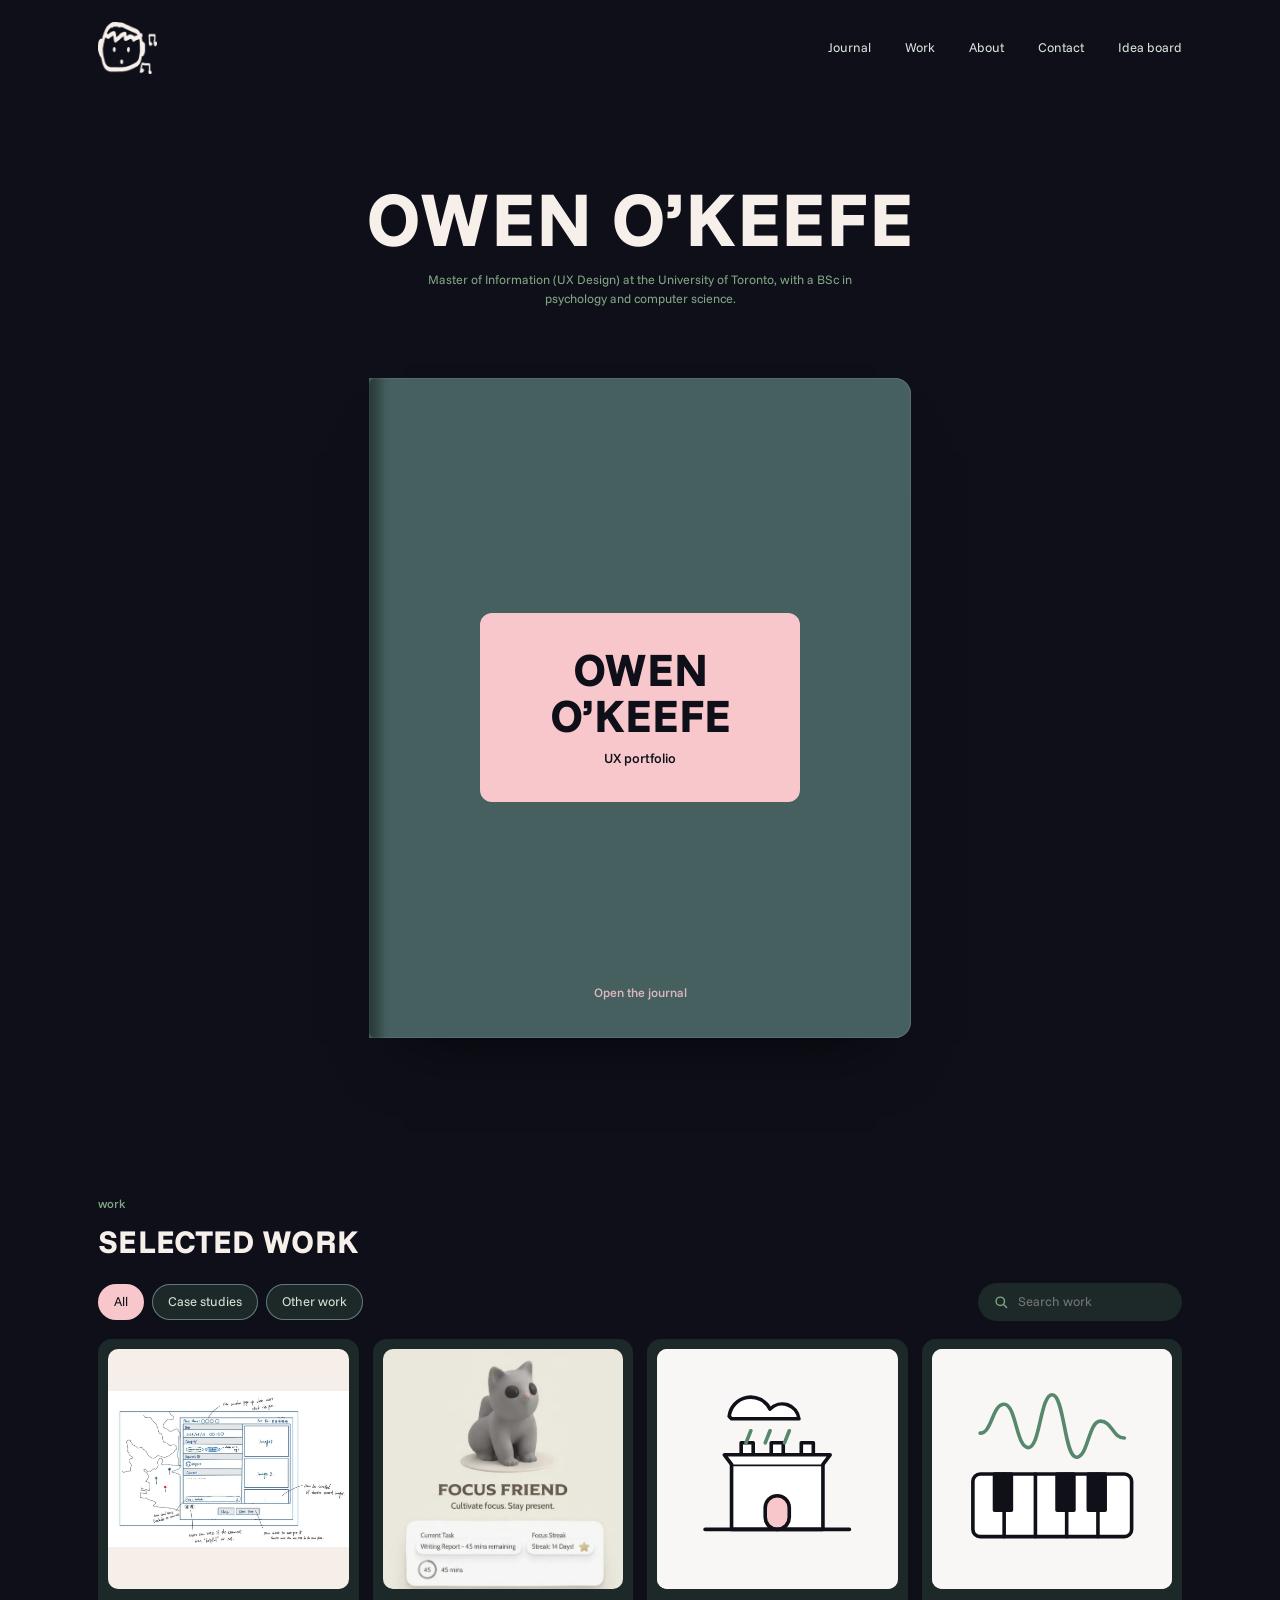
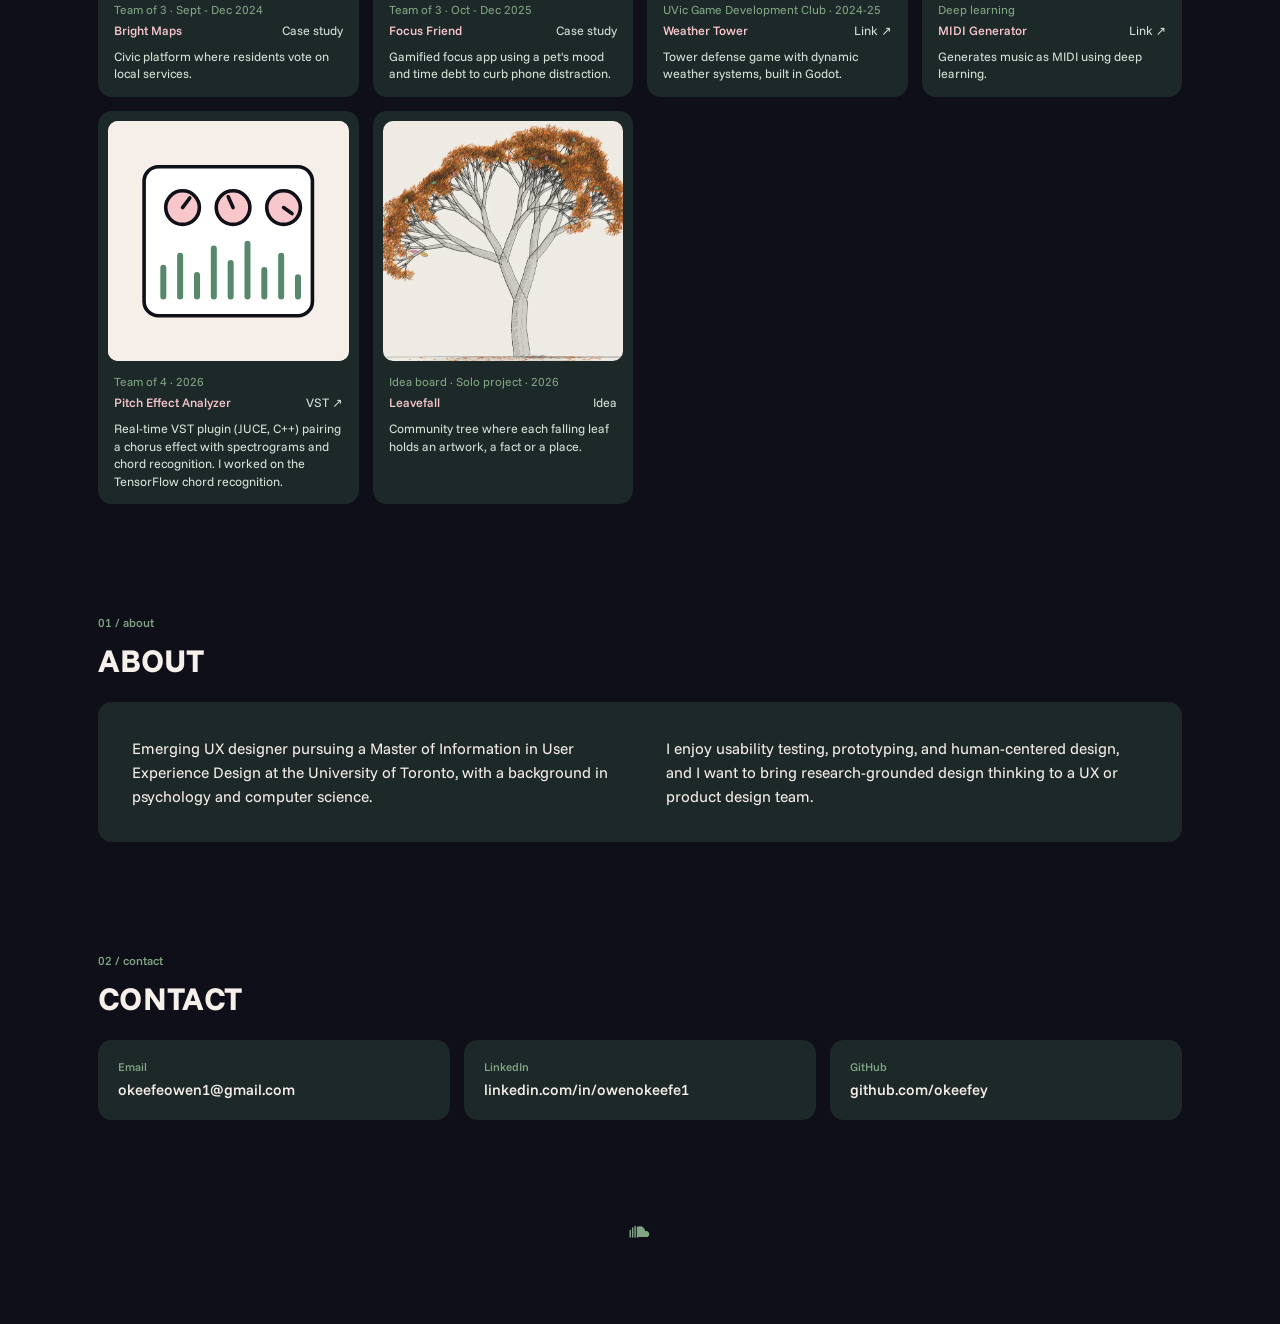
<file: index.html>
<!DOCTYPE html>
<html lang="en">
<head>
  <meta charset="utf-8">
  <meta name="viewport" content="width=device-width, initial-scale=1">
  <meta name="theme-color" content="#0e0f19">
  <title>Owen O'Keefe | UX Designer</title>
  <meta name="description" content="Emerging UX designer. Master of Information (UX Design) at the University of Toronto, with a BSc in Psychology and Computer Science from UVic.">
  <link rel="preload" href="fonts/funnel-sans-latin-800-normal.woff2" as="font" type="font/woff2" crossorigin>
  <link rel="preload" href="fonts/funnel-sans-latin-400-normal.woff2" as="font" type="font/woff2" crossorigin>
  <link rel="stylesheet" href="modern.css">
  <script>
    document.documentElement.classList.add('js');
    try {
      var c = sessionStorage.getItem('wipe');
      if (c) { sessionStorage.removeItem('wipe'); document.documentElement.style.setProperty('--wipe', c); document.documentElement.classList.add('entering'); }
    } catch (e) {}
  </script>
</head>
<body class="modern">
  <div class="wipe" aria-hidden="true"></div>
  <div class="m-wrap" id="top">
    <header class="m-nav">
      <a class="m-logo" href="#top" aria-label="Owen O'Keefe, home"><img src="img/logo.png" alt="" width="59" height="52"></a>
      <nav aria-label="Sections"><a href="#journal">Journal</a><a href="#work-h">Work</a><a href="#about">About</a><a href="#contact">Contact</a><a href="idea-board.html" data-wipe="#0e0f19">Idea board</a></nav>
    </header>
    <section class="m-hero">
      <h1 class="m-name">Owen O’Keefe</h1>
      <p class="m-note">Master of Information (UX Design) at the University of Toronto, with a BSc in psychology and computer science.</p>
    </section>
    <section id="journal" aria-label="Journal">
    <div class="desk book" id="book">
    <div class="bookwrap">
      <button class="cover" id="cover" type="button" aria-controls="spread" aria-label="Open the journal">
        <span class="face front">
          <span class="label"><span class="c-title">Owen<br>O’Keefe</span><span class="c-sub">UX portfolio</span></span>
          <span class="c-hint">Open the journal</span>
        </span>
        <span class="face back"></span>
      </button>
<section class="spread" id="spread" aria-label="Contents">
      <div class="page pl">
        <p class="book-t">Contents <span>selected work, in order</span></p>
        <ol class="ix-list">
          <li><a class="ix" href="#about"><i>1.</i><b>About</b><span class="lead"></span><span class="pn">3</span></a></li>
          <li><a class="ix" href="#work-h"><i>2.</i><b>Selected work</b><span class="lead"></span><span class="pn">5</span></a>
            <ol>
              <li><a class="ix" href="bright-maps.html" data-wipe="#0e0f19" data-img="img/bm-sketch.webp" data-fit="contain" data-n="p. 6" data-cta="Open the case study" data-aria="Open the Bright Maps case study" data-name="Bright Maps" data-cap="Bright Maps" data-blurb="Civic platform where residents vote on local services." data-meta="Team of 3 | Sept - Dec 2024 | Prototyping + User Interviews" data-alt="Hand-drawn wireframe sketch of the Bright Maps reporting form on a map"><i>2.1.</i><b>Bright Maps</b><span class="lead"></span><span class="pn">6</span></a></li>
              <li><a class="ix" href="focus-friend.html" data-wipe="#0e0f19" data-img="img/focus-tile.webp" data-fit="cover" data-n="p. 9" data-cta="Open the case study" data-aria="Open the Focus Friend case study" data-name="Focus Friend" data-cap="Focus Friend" data-blurb="Gamified focus app using a pet’s mood and time debt to curb phone distraction, built on the CREATE behaviour-change model." data-meta="Team of 3 | Oct - Dec 2025 | Figma" data-alt="Focus Friend app cover with a grey 3D pet and a focus streak card"><i>2.2.</i><b>Focus Friend</b><span class="lead"></span><span class="pn">9</span></a></li>
            </ol></li>
          <li><a class="ix" href="#other"><i>3.</i><b>Other work</b><span class="lead"></span><span class="pn">12</span></a>
            <ol>
              <li><a class="ix" href="https://github.com/okeefey" data-img="img/wt-tile.webp" data-fit="cover" data-n="p. 13" data-name="Weather Tower" data-cap="Weather Tower" data-blurb="Tower defense game with dynamic weather systems, built in Godot." data-meta="UVic Game Development Club | 2024-25" data-alt="Line drawing of a tower under a rain cloud" data-cta="View on GitHub" data-aria="Weather Tower on GitHub"><i>3.1.</i><b>Weather Tower</b><span class="lead"></span><span class="pn">13</span></a></li>
              <li><a class="ix" href="https://github.com/okeefey" data-img="img/midi-tile.webp" data-fit="cover" data-n="p. 14" data-name="MIDI Generator" data-cap="MIDI Generator" data-blurb="Generates music as MIDI using deep learning." data-meta="Deep learning" data-alt="Line drawing of a sound wave above piano keys" data-cta="View on GitHub" data-aria="MIDI Generator on GitHub"><i>3.2.</i><b>MIDI Generator</b><span class="lead"></span><span class="pn">14</span></a></li>
              <li><a class="ix" href="https://github.com/charliewager/CSC475-pitch_effect-analyzer" data-img="img/pitch-tile.webp" data-fit="cover" data-n="p. 15" data-name="Pitch Effect Analyzer" data-cap="Pitch Effect Analyzer" data-blurb="Real-time VST plugin (JUCE, C++) pairing a chorus effect with spectrograms and chord recognition. I worked on the TensorFlow chord recognition." data-meta="Team of 4 | 2026" data-alt="Line drawing of a plugin with three knobs and a spectrogram" data-cta="View on GitHub" data-aria="Pitch Effect Analyzer on GitHub"><i>3.3.</i><b>Pitch Effect Analyzer (VST)</b><span class="lead"></span><span class="pn">15</span></a></li>
              <li><a class="ix" href="leavefall.html" data-wipe="#0e0f19" data-img="img/pf-tile.webp" data-fit="cover" data-n="p. 16" data-name="Leavefall" data-cap="Leavefall" data-blurb="Community tree where each falling leaf holds an artwork, a fact or a place." data-meta="Idea board | Solo project | 2026" data-alt="Pencil-sketch autumn tree with small coloured leaves" data-cta="Open the prototype" data-aria="Open Leavefall"><i>3.4.</i><b>Leavefall</b><span class="lead"></span><span class="pn">16</span></a></li>
            </ol></li>
          <li><a class="ix" href="#contact"><i>4.</i><b>Contact</b><span class="lead"></span><span class="pn">17</span></a></li>
        </ol>
      </div>
      <div class="page pr">
        <span class="pg-n book-swap" id="pgn">p. 6</span>
        <div class="pr-in">
          <a class="pic book-pic" id="bookpic" href="bright-maps.html" data-wipe="#0e0f19" aria-label="Open the Bright Maps case study">
            <span class="box"><img class="book-swap" id="bookimg" src="img/bm-sketch.webp" alt="Hand-drawn wireframe sketch of the Bright Maps reporting form on a map"><span class="dim"></span><span class="nm" id="booknm">Bright Maps<i>Open the case study</i></span></span>
          </a>
          <p class="book-cap book-swap" id="bookcap">Bright Maps</p>
          <p class="book-blurb book-swap" id="bookblurb">Civic platform where residents vote on local services.</p>
          <p class="book-meta book-swap" id="bookmeta">Team of 3 | Sept - Dec 2024 | Prototyping + User Interviews</p>
          <a class="book-open" id="bookopen" href="bright-maps.html" data-wipe="#0e0f19">Open the case study</a>
        </div>
      </div>
    </section>
    </div>
    <button class="close-book" id="closebook" type="button">Close the book</button>
  </div>
    </section>
    <h2 class="m-h" id="work-h" style="margin-top:clamp(56px,8vw,100px)"><small>work</small>Selected work</h2>
    <section id="work" aria-label="Work">
      <div class="m-bar">
        <div class="chips" role="group" aria-label="Filter work">
          <button class="chip on" type="button" data-f="all">All</button>
          <button class="chip" type="button" data-f="case">Case studies</button>
          <button class="chip" type="button" data-f="other">Other work</button>
        </div>
        <label class="m-search"><svg viewBox="0 0 20 20" fill="none" stroke="currentColor" stroke-width="2" stroke-linecap="round"><circle cx="9" cy="9" r="6"/><path d="M14 14l4 4"/></svg><input id="q" type="search" placeholder="Search work" aria-label="Search work"></label>
      </div>
      <div class="grid" id="grid">
        <a class="card reveal" data-k="case" data-t="bright maps civic platform vote local services prototyping interviews" href="bright-maps.html" data-wipe="#0e0f19" aria-label="Open the Bright Maps case study">
          <span class="thumb"><img src="img/bm-sketch.webp" alt="Hand-drawn wireframe sketch of the Bright Maps reporting form on a map"><span class="dim"></span><span class="nm"><b>Bright Maps</b><i>Open the case study</i></span></span>
          <span class="c-meta">Team of 3 · Sept - Dec 2024</span>
          <span class="c-row"><b>Bright Maps</b><span>Case study</span></span>
          <span class="c-blurb">Civic platform where residents vote on local services.</span>
        </a>
        <a class="card reveal" data-k="case" data-t="focus friend gamified focus app pet mood time debt create behaviour figma" href="focus-friend.html" data-wipe="#0e0f19" aria-label="Open the Focus Friend case study">
          <span class="thumb fill"><img src="img/focus-tile.webp" alt="Focus Friend app cover with a grey 3D pet and a focus streak card"><span class="dim"></span><span class="nm"><b>Focus Friend</b><i>Open the case study</i></span></span>
          <span class="c-meta">Team of 3 · Oct - Dec 2025</span>
          <span class="c-row"><b>Focus Friend</b><span>Case study</span></span>
          <span class="c-blurb">Gamified focus app using a pet's mood and time debt to curb phone distraction.</span>
        </a>
        <a class="card reveal" id="other" data-k="other" data-t="weather tower tower defense game godot weather systems uvic game development club" href="https://github.com/okeefey" aria-label="Weather Tower on GitHub">
          <span class="thumb"><svg viewBox="0 0 200 200" fill="none" stroke="#101018" stroke-width="3" stroke-linejoin="round" stroke-linecap="round" aria-hidden="true"><rect width="200" height="200" fill="#f8f7f5" stroke="none"/><path d="M62 150V96h76v54z" fill="#fff"/><path d="M62 96l-6-8h88l-6 8M70 88v-10h10v10M95 88v-10h10v10M120 88v-10h10v10" fill="#fff"/><rect x="90" y="122" width="20" height="28" rx="10" fill="#f8c7cc"/><path d="M40 150h120"/><path d="M60 56a18 18 0 0 1 34-6 14 14 0 0 1 24 8 12 12 0 0 1 0 0H62a8 8 0 0 1-2-2z" fill="#fff"/><path d="M78 68l-4 10M94 68l-4 10M110 68l-4 10" stroke="#57886c"/></svg></span>
          <span class="c-meta">UVic Game Development Club · 2024-25</span>
          <span class="c-row"><b>Weather Tower</b><span>Link ↗</span></span>
          <span class="c-blurb">Tower defense game with dynamic weather systems, built in Godot.</span>
        </a>
        <a class="card reveal" data-k="other" data-t="midi generator deep learning music" href="https://github.com/okeefey" aria-label="MIDI Generator on GitHub">
          <span class="thumb"><svg viewBox="0 0 200 200" fill="none" stroke="#101018" stroke-width="3" stroke-linejoin="round" stroke-linecap="round" aria-hidden="true"><rect width="200" height="200" fill="#f8f7f5" stroke="none"/><rect x="34" y="104" width="132" height="52" rx="6" fill="#fff"/><path d="M60 104v52M86 104v52M112 104v52M138 104v52"/><rect x="52" y="104" width="14" height="30" fill="#101018"/><rect x="104" y="104" width="14" height="30" fill="#101018"/><rect x="130" y="104" width="14" height="30" fill="#101018"/><path d="M40 70c10 0 10-24 20-24s10 36 20 36 10-44 20-44 10 52 20 52 10-30 20-30 10 14 20 14" stroke="#57886c"/></svg></span>
          <span class="c-meta">Deep learning</span>
          <span class="c-row"><b>MIDI Generator</b><span>Link ↗</span></span>
          <span class="c-blurb">Generates music as MIDI using deep learning.</span>
        </a>
        <a class="card reveal" data-k="other" data-t="pitch effect analyzer vst plugin juce c++ chorus chord recognition tensorflow spectrogram daw audio team" href="https://github.com/charliewager/CSC475-pitch_effect-analyzer" aria-label="Pitch Effect Analyzer VST plugin on GitHub">
          <span class="thumb"><svg viewBox="0 0 200 200" fill="none" stroke="#101018" stroke-width="3" stroke-linejoin="round" stroke-linecap="round" aria-hidden="true"><rect width="200" height="200" fill="#f6efe9" stroke="none"/><rect x="30" y="38" width="140" height="124" rx="12" fill="#fff"/><circle cx="62" cy="72" r="14" fill="#f8c7cc"/><path d="M62 72l6-8"/><circle cx="104" cy="72" r="14" fill="#f8c7cc"/><path d="M104 72l-4-9"/><circle cx="146" cy="72" r="14" fill="#f8c7cc"/><path d="M146 72l7 5"/><path d="M46 146v-24M60 146v-34M74 146v-18M88 146v-40M102 146v-28M116 146v-44M130 146v-22M144 146v-34M158 146v-16" stroke="#57886c" stroke-width="5"/></svg></span>
          <span class="c-meta">Team of 4 · 2026</span>
          <span class="c-row"><b>Pitch Effect Analyzer</b><span>VST ↗</span></span>
          <span class="c-blurb">Real-time VST plugin (JUCE, C++) pairing a chorus effect with spectrograms and chord recognition. I worked on the TensorFlow chord recognition.</span>
        </a>
        <a class="card reveal" data-k="other" data-t="leavefall community tree leaves art facts places sketchbook idea board figma solo prototype" href="leavefall.html" data-wipe="#0e0f19" aria-label="Open Leavefall from the idea board">
          <span class="thumb fill"><img src="img/pf-tile.webp" alt="Pencil-sketch autumn tree with small coloured leaves"><span class="dim"></span><span class="nm"><b>Leavefall</b><i>Open the prototype</i></span></span>
          <span class="c-meta">Idea board · Solo project · 2026</span>
          <span class="c-row"><b>Leavefall</b><span>Idea</span></span>
          <span class="c-blurb">Community tree where each falling leaf holds an artwork, a fact or a place.</span>
        </a>
        <p class="empty" id="empty">Nothing matches that search.</p>
      </div>
    </section>

    <h2 class="m-h" id="about"><small>01 / about</small>About</h2>
    <div class="panel about reveal">
      <p>Emerging UX designer pursuing a Master of Information in User Experience Design at the University of Toronto, with a background in psychology and computer science.</p>
      <p>I enjoy usability testing, prototyping, and human-centered design, and I want to bring research-grounded design thinking to a UX or product design team.</p>
    </div>
    <h2 class="m-h" id="contact"><small>02 / contact</small>Contact</h2>
    <div class="links">
      <a class="link" href="mailto:okeefeowen1@gmail.com"><small>Email</small><b>okeefeowen1@gmail.com</b></a>
      <a class="link" href="https://linkedin.com/in/owenokeefe1"><small>LinkedIn</small><b>linkedin.com/in/owenokeefe1</b></a>
      <a class="link" href="https://github.com/okeefey"><small>GitHub</small><b>github.com/okeefey</b></a>
    </div>
    <div class="m-foot"><a class="m-sc" href="https://soundcloud.com/okeefey" aria-label="Owen on SoundCloud" title="SoundCloud" target="_blank" rel="noopener"><svg viewBox="0 0 32 20" fill="currentColor" aria-hidden="true"><path d="M4 8v8M7 5v11M10 3v13M13 4v12" stroke="currentColor" stroke-width="1.8" stroke-linecap="round" fill="none"/><path d="M16 16V4.2c1.2-.9 2.7-1.4 4.2-1.4 3.6 0 6.5 2.6 6.9 6 .5-.2 1-.3 1.6-.3 2.2 0 4 1.8 4 4s-1.8 3.5-4 3.5z" transform="translate(-2 0) scale(.9 1)"/></svg></a></div>
  </div>
  <script src="script.js"></script>
  <script>
    (function () {
      var book = document.getElementById("book"), cover = document.getElementById("cover"), closeBtn = document.getElementById("closebook");
      if (!book) return;
      function set(open, instant) {
        if (instant) book.classList.add("no-anim");
        book.classList.toggle("open", open);
        cover.tabIndex = open ? -1 : 0;
        document.getElementById("spread").setAttribute("aria-hidden", open ? "false" : "true");
        try { sessionStorage.setItem("bookOpen", open ? "1" : "0"); } catch (e) {}
        if (instant) requestAnimationFrame(function () { requestAnimationFrame(function () { book.classList.remove("no-anim"); }); });
      }
      var was = false; try { was = sessionStorage.getItem("bookOpen") === "1"; } catch (e) {}
      set(was, true);
      cover.addEventListener("click", function () { set(true); });
      var ob = document.getElementById("openbtn"); if (ob) ob.addEventListener("click", function () { set(true); book.scrollIntoView({ behavior: "smooth", block: "center" }); });
      closeBtn.addEventListener("click", function () { set(false); });
    })();
  </script>
  <script>
    (function () {
      var img = document.getElementById("bookimg"), pic = document.getElementById("bookpic"), open = document.getElementById("bookopen");
      var el = { cap: "bookcap", blurb: "bookblurb", meta: "bookmeta", n: "pgn" };
      Object.keys(el).forEach(function (k) { el[k] = document.getElementById(el[k]); });
      var nm = document.getElementById("booknm");
      var links = document.querySelectorAll(".ix[data-img]");
      links.forEach(function (a) { var i = new Image(); i.src = a.dataset.img; });
      var cur = links[0];
      function hi(a, on) { document.querySelectorAll(".ix.on").forEach(function (x) { x.classList.remove("on"); }); if (on) a.classList.add("on"); }
      function show(a) {
        hi(a, true);
        if (a === cur) return; cur = a;
        document.querySelectorAll(".book-swap").forEach(function (x) { x.style.opacity = 0; });
        setTimeout(function () {
          img.src = a.dataset.img; img.style.objectFit = a.dataset.fit || "cover"; img.alt = a.dataset.alt; el.cap.textContent = a.dataset.cap; el.blurb.textContent = a.dataset.blurb; el.meta.textContent = a.dataset.meta; el.n.textContent = a.dataset.n;
          nm.firstChild.nodeValue = a.dataset.name;
          [pic, open].forEach(function (x) {
            x.href = a.href;
            var w = a.getAttribute("data-wipe"); if (w) x.setAttribute("data-wipe", w); else x.removeAttribute("data-wipe");
            if (/^https?:/.test(a.getAttribute("href"))) { x.target = "_blank"; x.rel = "noopener"; } else { x.removeAttribute("target"); x.removeAttribute("rel"); }
          });
          open.textContent = a.dataset.cta || "Open the case study";
          pic.setAttribute("aria-label", a.dataset.aria || ("Open " + a.dataset.name));
          document.querySelectorAll(".book-swap").forEach(function (x) { x.style.opacity = 1; });
        }, 160);
      }
      links.forEach(function (a) { a.addEventListener("mouseenter", function () { show(a); }); a.addEventListener("focus", function () { show(a); }); a.addEventListener("mouseleave", function () { hi(a, false); }); a.addEventListener("blur", function () { hi(a, false); }); });
    })();
  </script>
  <script>
    (function () {
      var chips = document.querySelectorAll(".chip"), cards = document.querySelectorAll("#grid .card"), q = document.getElementById("q"), empty = document.getElementById("empty"), f = "all";
      function apply() {
        var s = q.value.trim().toLowerCase(), n = 0;
        cards.forEach(function (c) { var ok = (f === "all" || c.dataset.k === f) && (!s || c.dataset.t.indexOf(s) > -1); c.hidden = !ok; if (ok) n++; });
        empty.style.display = n ? "none" : "block";
      }
      chips.forEach(function (b) { b.addEventListener("click", function () { f = b.dataset.f; chips.forEach(function (x) { x.classList.toggle("on", x === b); }); apply(); }); });
      q.addEventListener("input", apply);
    })();
  </script>
</body>
</html>
</file>
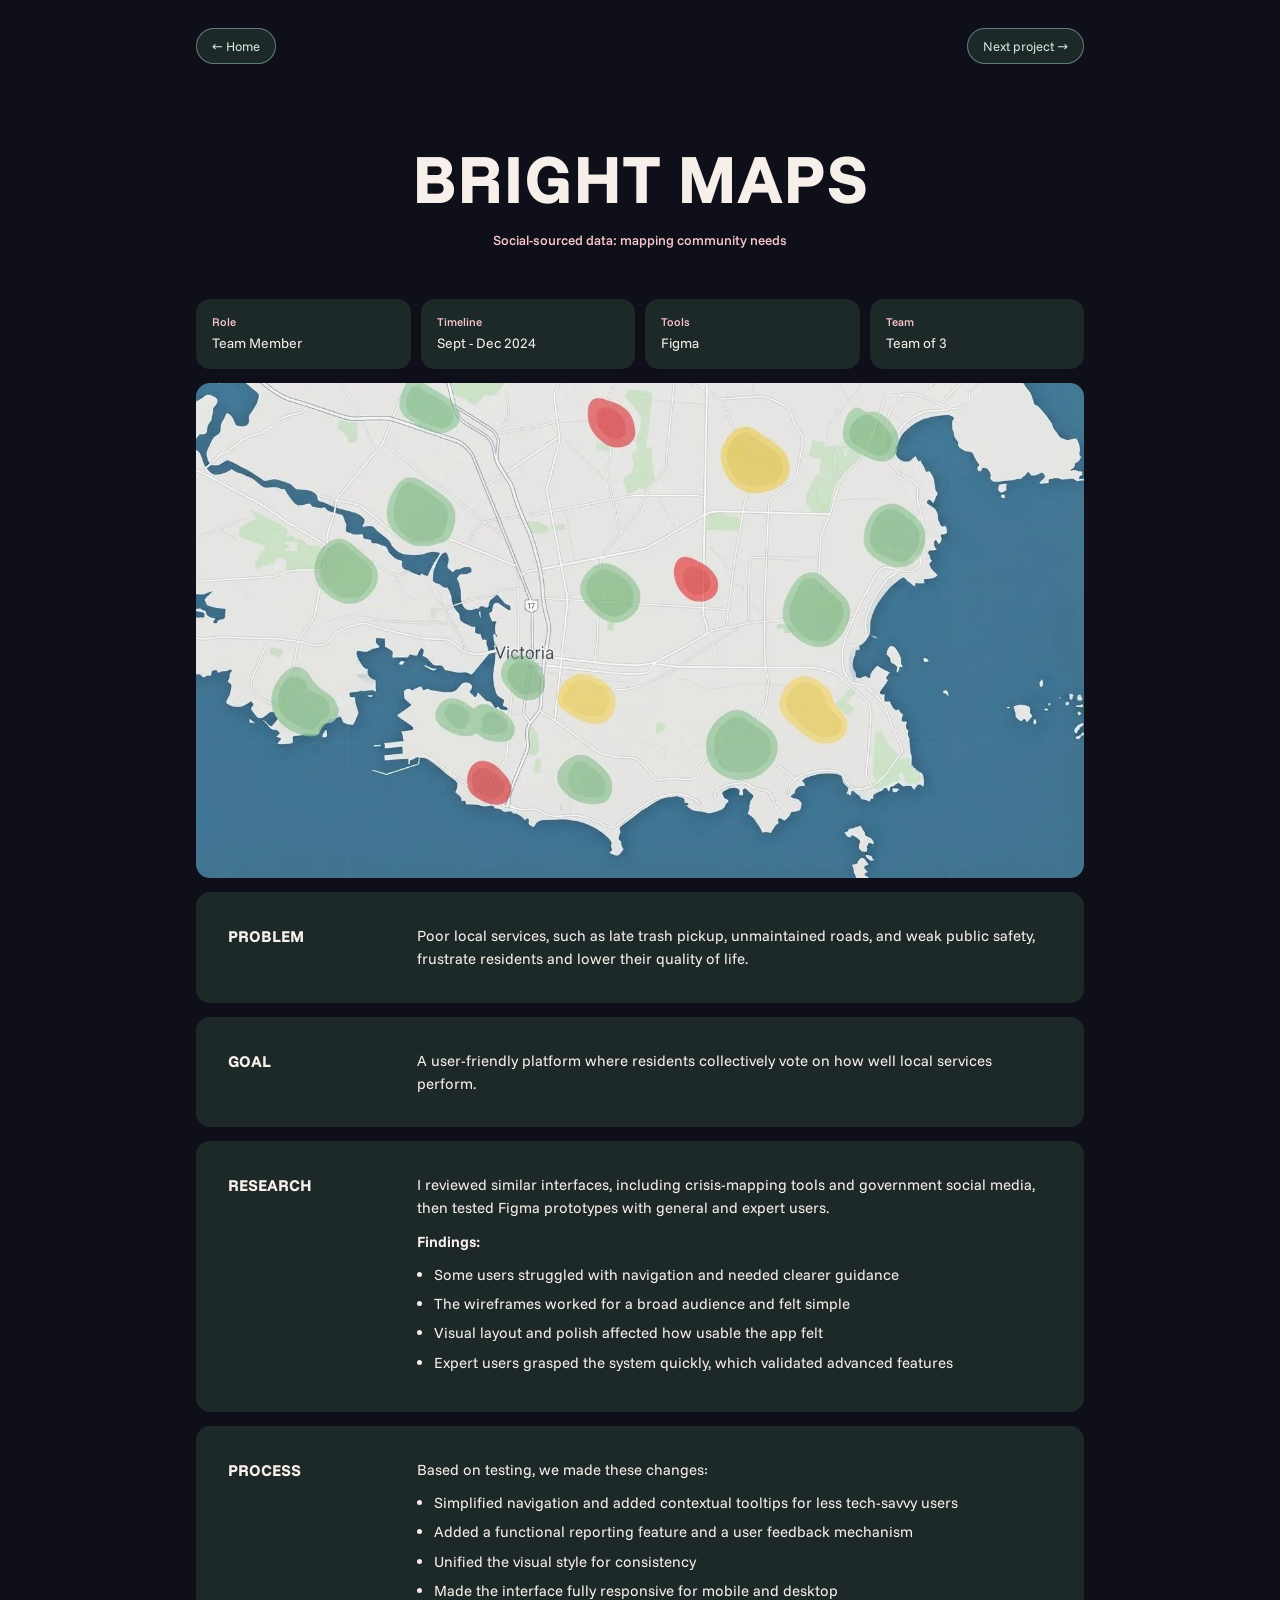
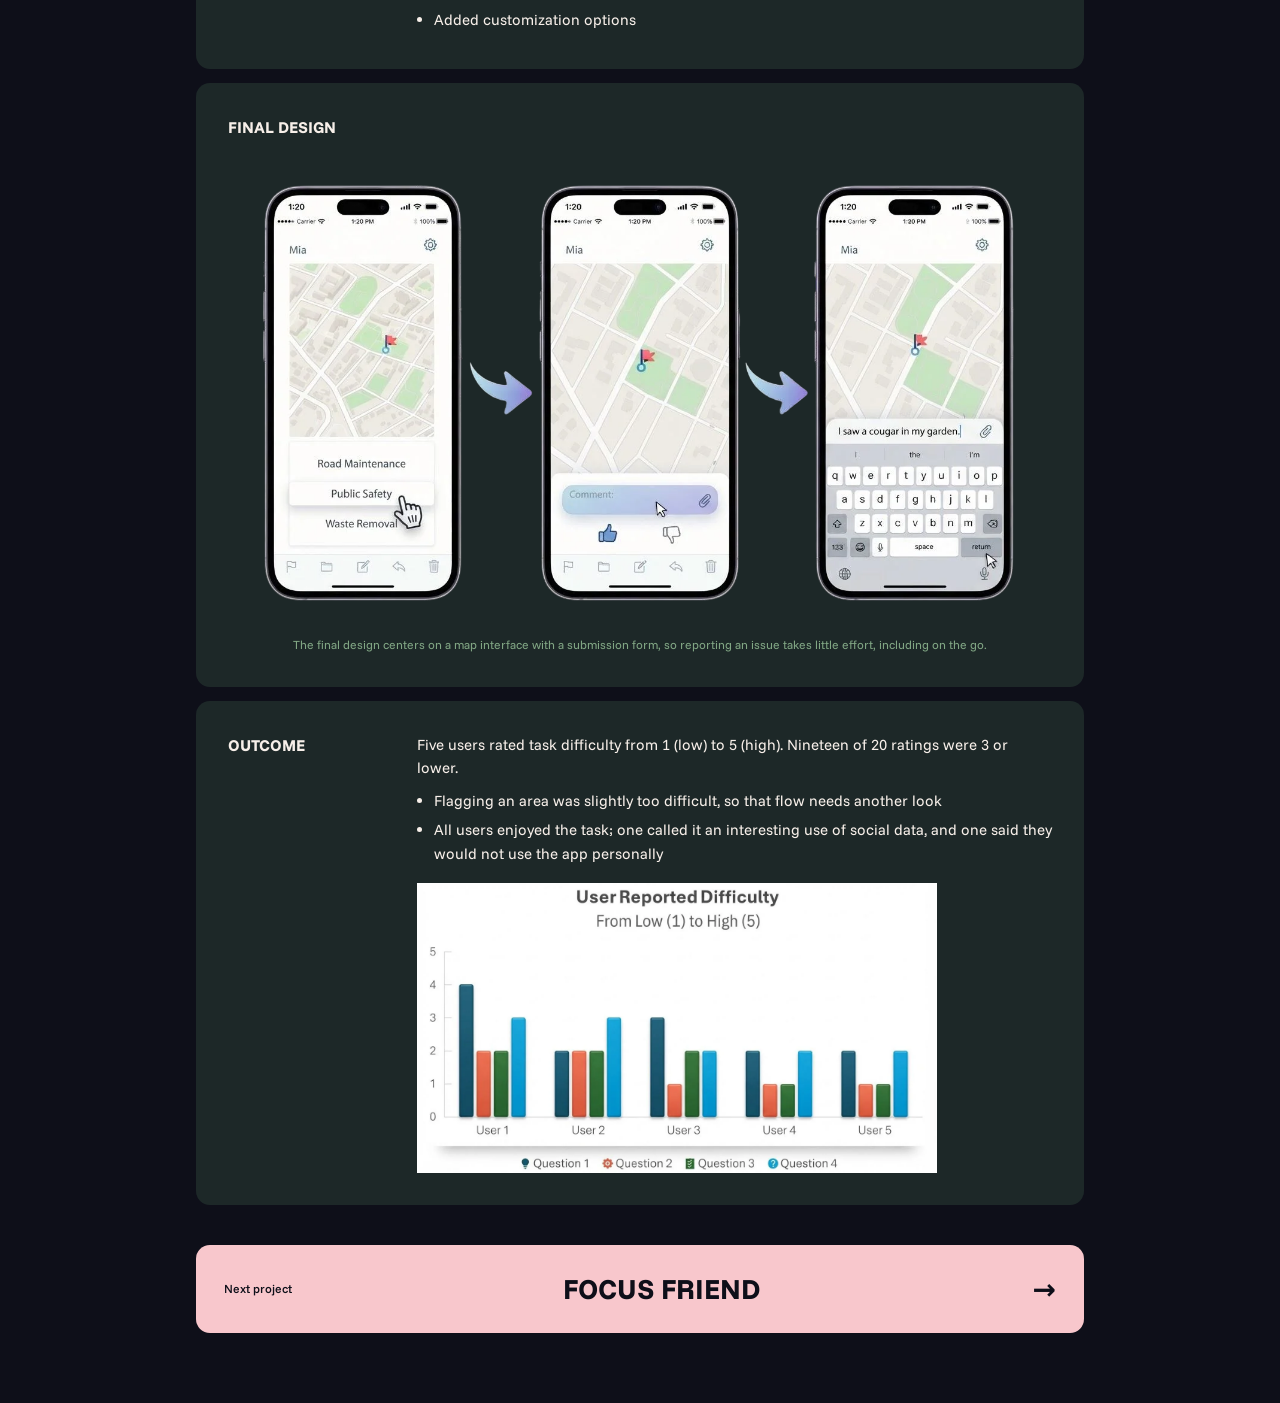
<file: bright-maps.html>
<!DOCTYPE html>
<html lang="en">
<head>
  <meta charset="utf-8">
  <meta name="viewport" content="width=device-width, initial-scale=1">
  <title>Bright Maps | Owen O'Keefe</title>
  <meta name="description" content="Bright Maps: a civic platform where residents vote on how well local services perform.">
  <link rel="stylesheet" href="project.css">
  <script>
    document.documentElement.classList.add('js');
    try {
      var c = sessionStorage.getItem('wipe');
      if (c) { sessionStorage.removeItem('wipe'); document.documentElement.style.setProperty('--wipe', c); document.documentElement.classList.add('entering'); }
    } catch (e) {}
  </script>
</head>
<body class="proj">
  <div class="wipe" aria-hidden="true"></div>

  <main class="wrap">
    <div class="s-top"><a href="index.html" data-wipe="#0e0f19">← Home</a><a href="focus-friend.html" data-wipe="#0e0f19">Next project →</a></div>

    <header class="phead">
      <h1 class="s-title">Bright Maps</h1>
      <hr class="s-rule">
      <p class="s-lede">Social-sourced data: mapping community needs</p>
    </header>

    <dl class="facts">
      <div><dt>Role</dt><dd>Team Member</dd></div>
      <div><dt>Timeline</dt><dd>Sept - Dec 2024</dd></div>
      <div><dt>Tools</dt><dd>Figma</dd></div>
      <div><dt>Team</dt><dd>Team of 3</dd></div>
    </dl>

    <img class="shot" src="img/bm-map.webp" alt="Map of Victoria with colour-coded service zones in green, yellow and red">

    <section class="row reveal" aria-label="Problem">
      <h2>Problem</h2>
      <p>Poor local services, such as late trash pickup, unmaintained roads, and weak public safety, frustrate residents and lower their quality of life.</p>
    </section>

    <section class="row reveal" aria-label="Goal">
      <h2>Goal</h2>
      <p>A user-friendly platform where residents collectively vote on how well local services perform.</p>
    </section>

    <section class="row reveal" aria-label="Research">
      <h2>Research</h2>
      <div>
        <p>I reviewed similar interfaces, including crisis-mapping tools and government social media, then tested Figma prototypes with general and expert users.</p>
        <p><strong>Findings:</strong></p>
        <ul>
          <li>Some users struggled with navigation and needed clearer guidance</li>
          <li>The wireframes worked for a broad audience and felt simple</li>
          <li>Visual layout and polish affected how usable the app felt</li>
          <li>Expert users grasped the system quickly, which validated advanced features</li>
        </ul>
      </div>
    </section>

    <section class="row reveal" aria-label="Process">
      <h2>Process</h2>
      <div>
        <p>Based on testing, we made these changes:</p>
        <ul>
          <li>Simplified navigation and added contextual tooltips for less tech-savvy users</li>
          <li>Added a functional reporting feature and a user feedback mechanism</li>
          <li>Unified the visual style for consistency</li>
          <li>Made the interface fully responsive for mobile and desktop</li>
          <li>Added customization options</li>
        </ul>
      </div>
    </section>

    <section class="row stack reveal" aria-label="Final design">
      <h2>Final design</h2>
      <figure class="figure">
        <img src="img/bm-final.webp" alt="Three phone screens showing the report flow: choosing a category, rating, and typing a comment">
        <figcaption>The final design centers on a map interface with a submission form, so reporting an issue takes little effort, including on the go.</figcaption>
      </figure>
    </section>

    <section class="row plain reveal" aria-label="Outcome">
      <h2>Outcome</h2>
      <div>
        <p>Five users rated task difficulty from 1 (low) to 5 (high). Nineteen of 20 ratings were 3 or lower.</p>
        <ul>
          <li>Flagging an area was slightly too difficult, so that flow needs another look</li>
          <li>All users enjoyed the task; one called it an interesting use of social data, and one said they would not use the app personally</li>
        </ul>
        <img class="chart" src="img/bm-chart.webp" alt="Bar chart of user-reported difficulty from 1 to 5 across five users and four questions">
      </div>
    </section>

    <a class="next" href="focus-friend.html" data-wipe="#0e0f19"><small>Next project</small>Focus Friend</a>
  </main>

  <script src="script.js"></script>
</body>
</html>
</file>
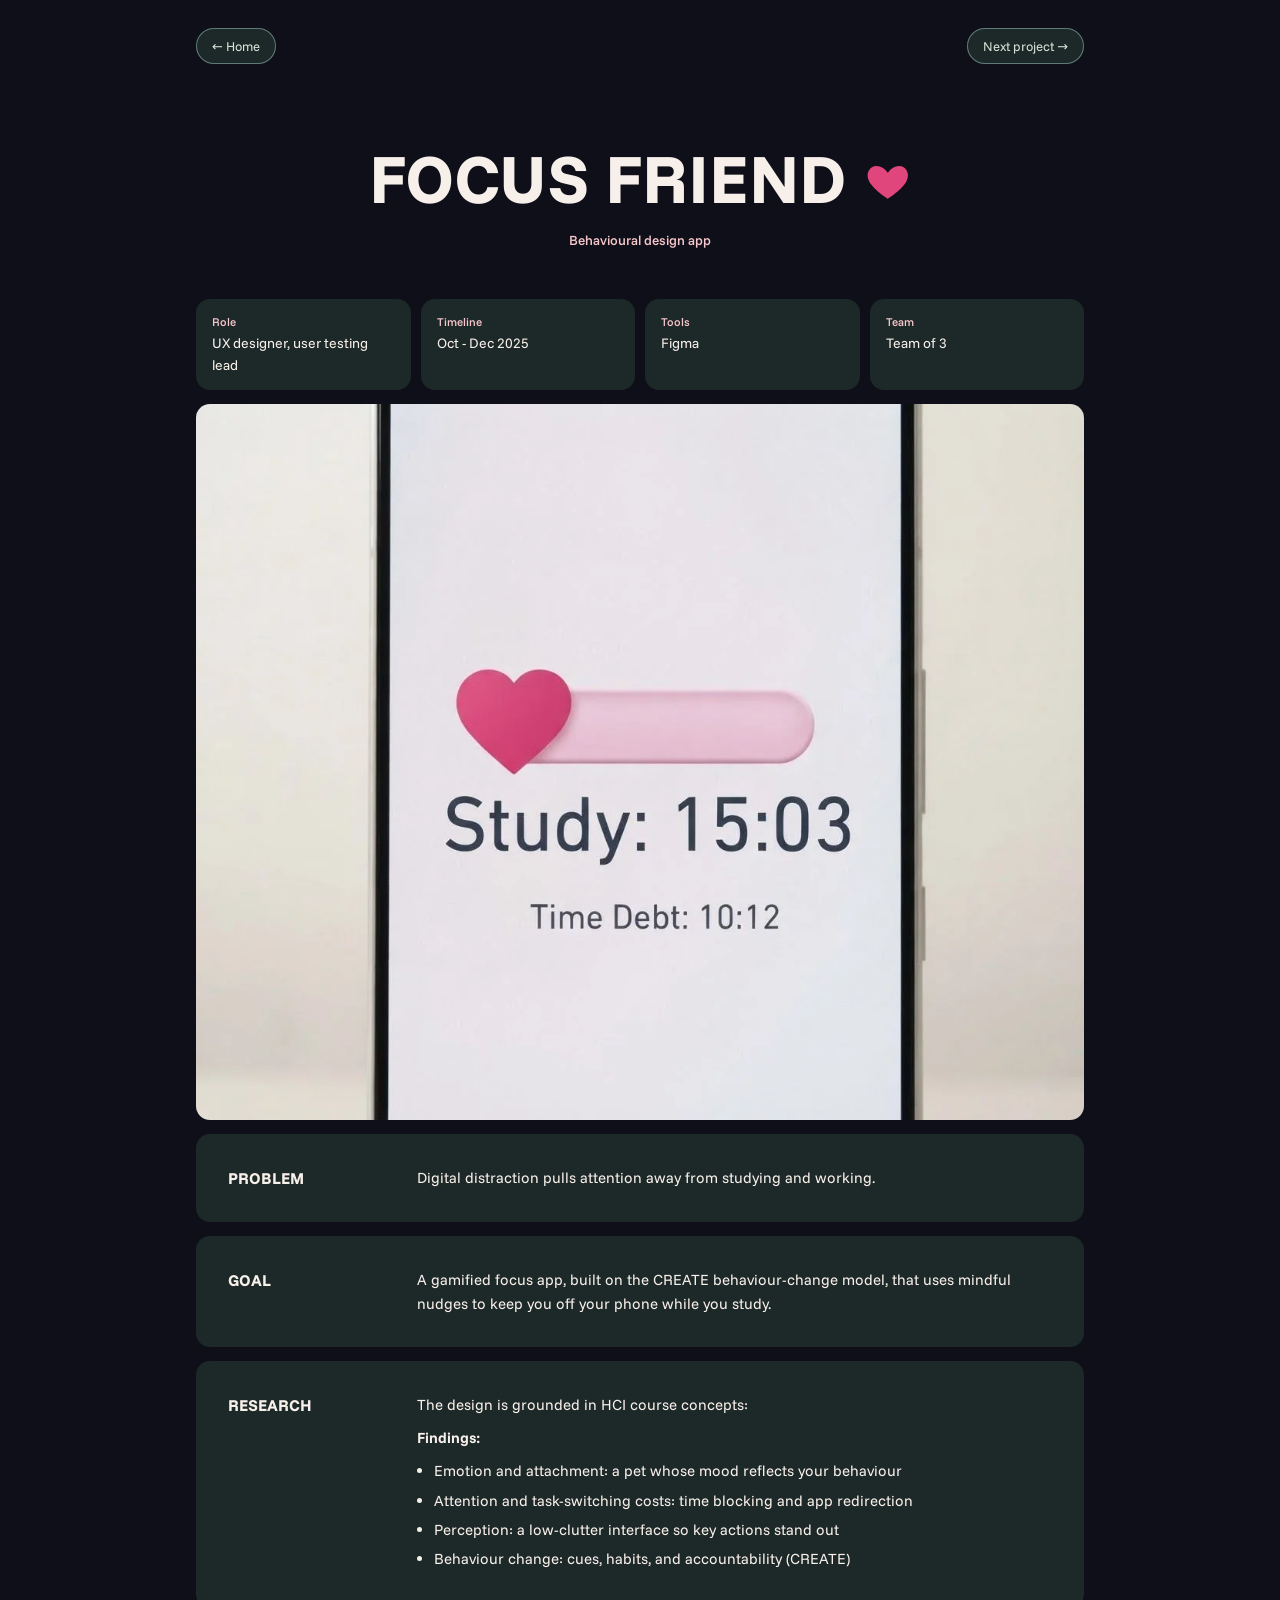
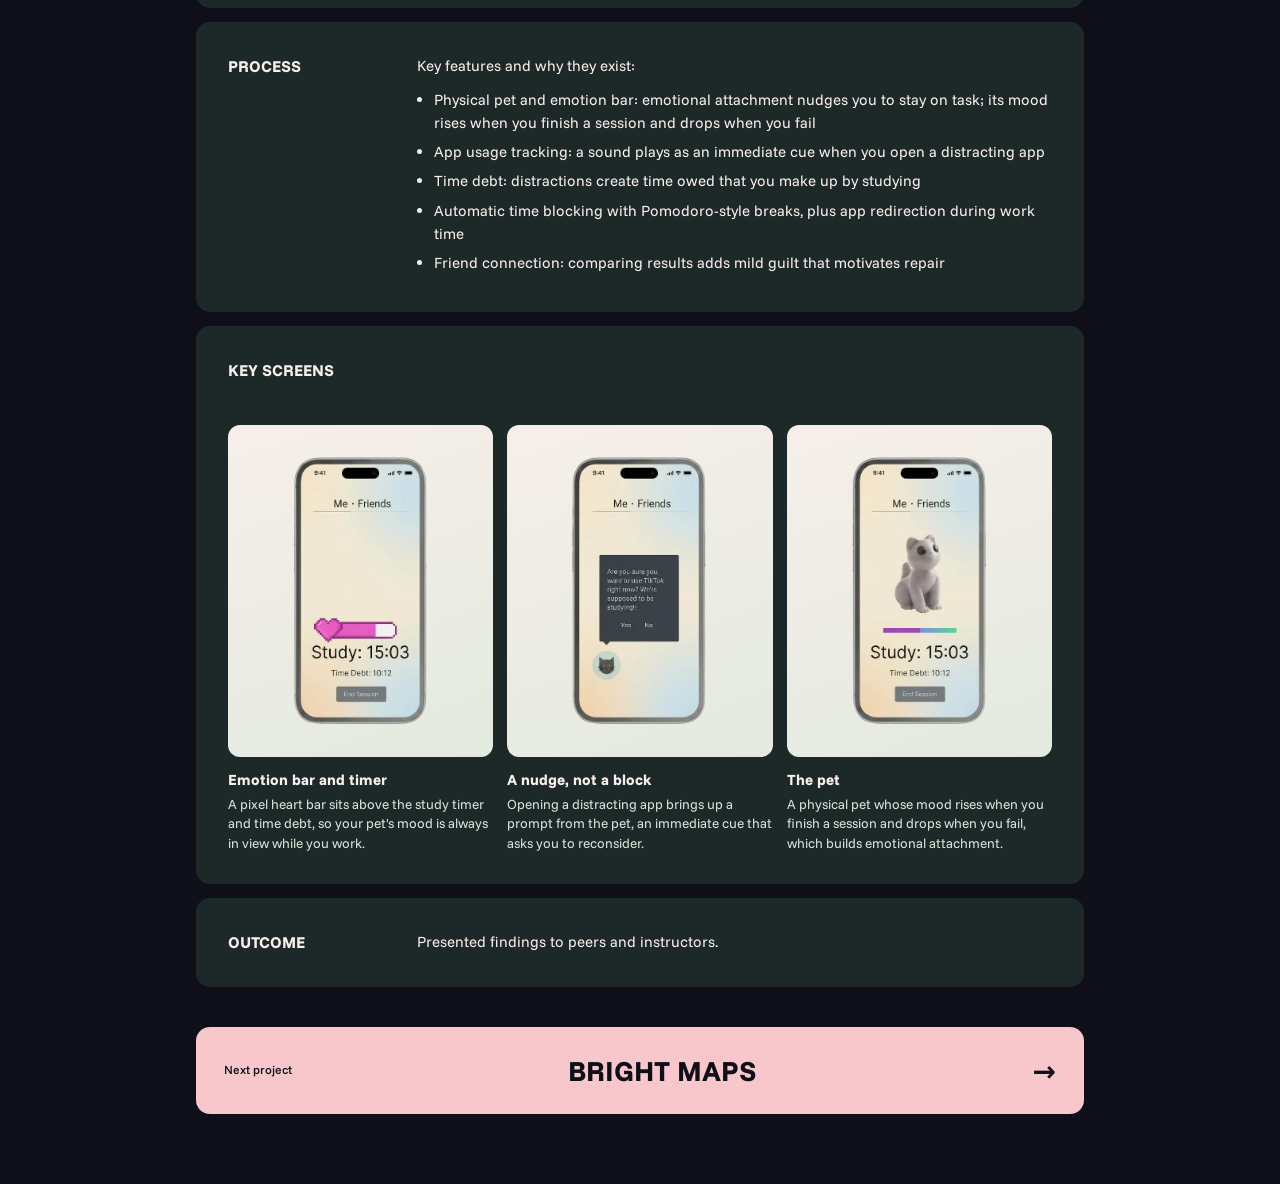
<file: focus-friend.html>
<!DOCTYPE html>
<html lang="en">
<head>
  <meta charset="utf-8">
  <meta name="viewport" content="width=device-width, initial-scale=1">
  <title>Focus Friend | Owen O'Keefe</title>
  <meta name="description" content="Focus Friend: a gamified focus app built on the CREATE behaviour-change model.">
  <link rel="stylesheet" href="project.css">
  <script>
    document.documentElement.classList.add('js');
    try {
      var c = sessionStorage.getItem('wipe');
      if (c) { sessionStorage.removeItem('wipe'); document.documentElement.style.setProperty('--wipe', c); document.documentElement.classList.add('entering'); }
    } catch (e) {}
  </script>
</head>
<body class="proj">
  <div class="wipe" aria-hidden="true"></div>

  <main class="wrap">
    <div class="s-top"><a href="index.html" data-wipe="#0e0f19">← Home</a><a href="bright-maps.html" data-wipe="#0e0f19">Next project →</a></div>

    <header class="phead">
      <h1 class="s-title">Focus Friend<svg class="heart" viewBox="0 0 24 24" aria-hidden="true"><path fill="#e0457b" d="M12 21s-7.5-4.6-9.6-9.2C.8 8.3 2.7 4.5 6.4 4.5c2.2 0 3.9 1.2 5.6 3.4 1.7-2.2 3.4-3.4 5.6-3.4 3.7 0 5.6 3.8 4 7.3C19.5 16.4 12 21 12 21z"/></svg></h1>
      <hr class="s-rule">
      <p class="s-lede">Behavioural design app</p>
    </header>

    <dl class="facts">
      <div><dt>Role</dt><dd>UX designer, user testing lead</dd></div>
      <div><dt>Timeline</dt><dd>Oct - Dec 2025</dd></div>
      <div><dt>Tools</dt><dd>Figma</dd></div>
      <div><dt>Team</dt><dd>Team of 3</dd></div>
    </dl>

    <img class="shot" src="img/ff-hero.webp" alt="Phone screen showing a heart emotion bar, a study timer at 15:03 and time debt at 10:12">

    <section class="row reveal" aria-label="Problem">
      <h2>Problem</h2>
      <p>Digital distraction pulls attention away from studying and working.</p>
    </section>

    <section class="row reveal" aria-label="Goal">
      <h2>Goal</h2>
      <p>A gamified focus app, built on the CREATE behaviour-change model, that uses mindful nudges to keep you off your phone while you study.</p>
    </section>

    <section class="row reveal" aria-label="Research">
      <h2>Research</h2>
      <div>
        <p>The design is grounded in HCI course concepts:</p>
        <p><strong>Findings:</strong></p>
        <ul>
          <li>Emotion and attachment: a pet whose mood reflects your behaviour</li>
          <li>Attention and task-switching costs: time blocking and app redirection</li>
          <li>Perception: a low-clutter interface so key actions stand out</li>
          <li>Behaviour change: cues, habits, and accountability (CREATE)</li>
        </ul>
      </div>
    </section>

    <section class="row reveal" aria-label="Process">
      <h2>Process</h2>
      <div>
        <p>Key features and why they exist:</p>
        <ul>
          <li>Physical pet and emotion bar: emotional attachment nudges you to stay on task; its mood rises when you finish a session and drops when you fail</li>
          <li>App usage tracking: a sound plays as an immediate cue when you open a distracting app</li>
          <li>Time debt: distractions create time owed that you make up by studying</li>
          <li>Automatic time blocking with Pomodoro-style breaks, plus app redirection during work time</li>
          <li>Friend connection: comparing results adds mild guilt that motivates repair</li>
        </ul>
      </div>
    </section>

    <section class="row stack reveal" aria-label="Key screens">
      <h2>Key screens</h2>
      <div class="screens">
        <figure class="screen"><span class="ph"><img src="img/ff-s1.webp" alt="Phone screen with a pixel heart emotion bar, a study timer reading 15:03 and time debt of 10:12" loading="lazy"></span><figcaption><b>Emotion bar and timer</b>A pixel heart bar sits above the study timer and time debt, so your pet's mood is always in view while you work.</figcaption></figure>
        <figure class="screen"><span class="ph"><img src="img/ff-s2.webp" alt="Phone screen where the pet asks if you are sure you want to use TikTok right now, with Yes and No buttons" loading="lazy"></span><figcaption><b>A nudge, not a block</b>Opening a distracting app brings up a prompt from the pet, an immediate cue that asks you to reconsider.</figcaption></figure>
        <figure class="screen"><span class="ph"><img src="img/ff-s3.webp" alt="Phone screen showing the grey 3D pet above a colour mood bar, with the study timer and time debt" loading="lazy"></span><figcaption><b>The pet</b>A physical pet whose mood rises when you finish a session and drops when you fail, which builds emotional attachment.</figcaption></figure>
      </div>
    </section>

    <section class="row plain reveal" aria-label="Outcome">
      <h2>Outcome</h2>
      <p>Presented findings to peers and instructors.</p>
    </section>

    <a class="next" href="bright-maps.html" data-wipe="#0e0f19"><small>Next project</small>Bright Maps</a>
  </main>

  <script src="script.js"></script>
</body>
</html>
</file>
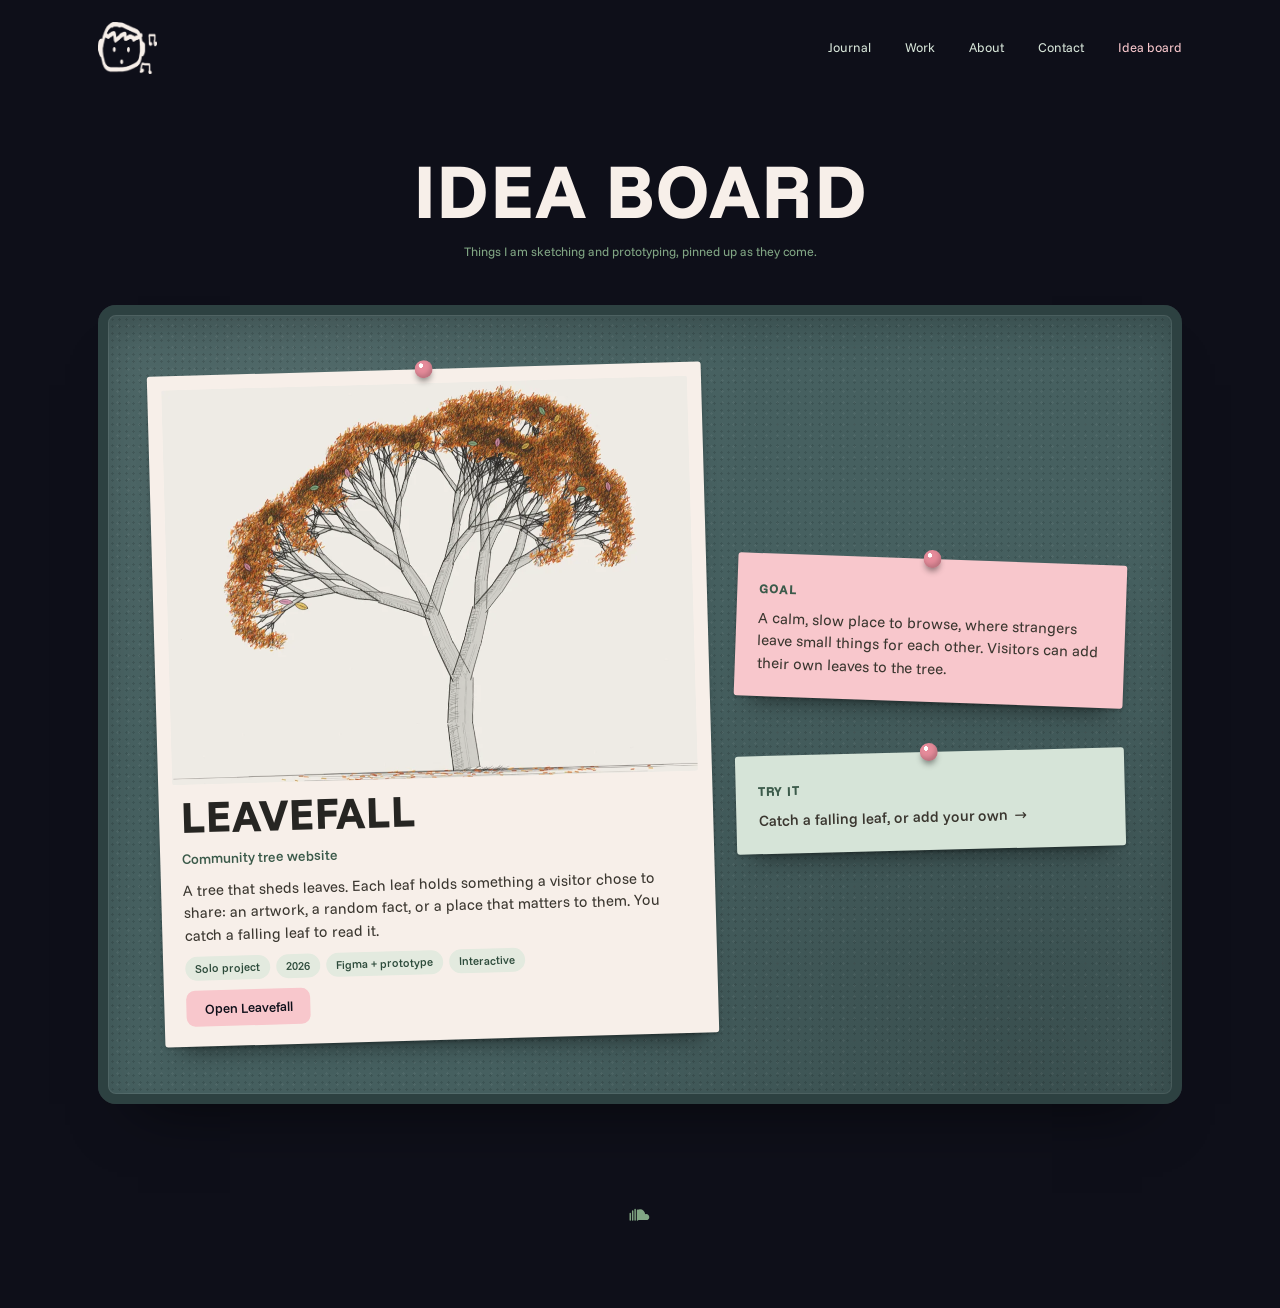
<file: idea-board.html>
<!DOCTYPE html>
<html lang="en">
<head>
  <meta charset="utf-8">
  <meta name="viewport" content="width=device-width, initial-scale=1">
  <meta name="theme-color" content="#0e0f19">
  <title>Idea board | Owen O'Keefe</title>
  <meta name="description" content="A pinboard of things Owen is sketching and prototyping.">
  <link rel="preload" href="fonts/funnel-sans-latin-800-normal.woff2" as="font" type="font/woff2" crossorigin>
  <link rel="stylesheet" href="modern.css">
  <script>
    document.documentElement.classList.add('js');
    try {
      var c = sessionStorage.getItem('wipe');
      if (c) { sessionStorage.removeItem('wipe'); document.documentElement.style.setProperty('--wipe', c); document.documentElement.classList.add('entering'); }
    } catch (e) {}
  </script>
</head>
<body class="modern">
  <div class="wipe" aria-hidden="true"></div>
  <div class="m-wrap" id="top">
    <header class="m-nav">
      <a class="m-logo" href="index.html" data-wipe="#0e0f19" aria-label="Owen O'Keefe, home"><img src="img/logo.png" alt="" width="59" height="52"></a>
      <nav aria-label="Sections"><a href="index.html#journal" data-wipe="#0e0f19">Journal</a><a href="index.html#work-h" data-wipe="#0e0f19">Work</a><a href="index.html#about" data-wipe="#0e0f19">About</a><a href="index.html#contact" data-wipe="#0e0f19">Contact</a><a href="idea-board.html" aria-current="page">Idea board</a></nav>
    </header>

    <section class="ib-head">
      <h1 class="m-name">Idea board</h1>
      <p class="m-note">Things I am sketching and prototyping, pinned up as they come.</p>
    </section>

    <section class="ib" aria-label="Pinned ideas">
      <div class="ib-board">

        <div class="ib-slot ib-s-main reveal"><a class="ib-note" href="leavefall.html" data-wipe="#0e0f19" aria-label="Open Leavefall">
          <i class="ib-pin" aria-hidden="true"></i>
          <span class="ib-pic"><img src="img/pf-tile.webp" alt="Pencil-sketch autumn tree with small coloured leaves"></span>
          <span class="ib-main-body">
            <span class="ib-title">Leavefall</span>
            <span class="ib-lede">Community tree website</span>
            <p>A tree that sheds leaves. Each leaf holds something a visitor chose to share: an artwork, a random fact, or a place that matters to them. You catch a falling leaf to read it.</p>
            <span class="ib-tags"><b>Solo project</b><b>2026</b><b>Figma + prototype</b><b>Interactive</b></span>
            <span class="ib-go">Open Leavefall</span>
          </span>
        </a></div>

        <div class="ib-slot ib-s-side reveal"><div class="ib-side">
        <div class="ib-s-goal"><div class="ib-note ib-pink">
          <i class="ib-pin" aria-hidden="true"></i>
          <h2>Goal</h2>
          <p>A calm, slow place to browse, where strangers leave small things for each other. Visitors can add their own leaves to the tree.</p>
        </div></div>

        <div class="ib-s-try"><a class="ib-note ib-green" href="leavefall.html#try" data-wipe="#0e0f19">
          <i class="ib-pin" aria-hidden="true"></i>
          <h2>Try it</h2>
          <p>Catch a falling leaf, or add your own<span class="ib-arrow">→</span></p>
        </a></div>
        </div></div>

      </div>
    </section>

    <div class="m-foot"><a class="m-sc" href="https://soundcloud.com/okeefey" aria-label="Owen on SoundCloud" title="SoundCloud" target="_blank" rel="noopener"><svg viewBox="0 0 32 20" fill="currentColor" aria-hidden="true"><path d="M4 8v8M7 5v11M10 3v13M13 4v12" stroke="currentColor" stroke-width="1.8" stroke-linecap="round" fill="none"/><path d="M16 16V4.2c1.2-.9 2.7-1.4 4.2-1.4 3.6 0 6.5 2.6 6.9 6 .5-.2 1-.3 1.6-.3 2.2 0 4 1.8 4 4s-1.8 3.5-4 3.5z" transform="translate(-2 0) scale(.9 1)"/></svg></a></div>
  </div>

  <script src="script.js"></script>
</body>
</html>
</file>
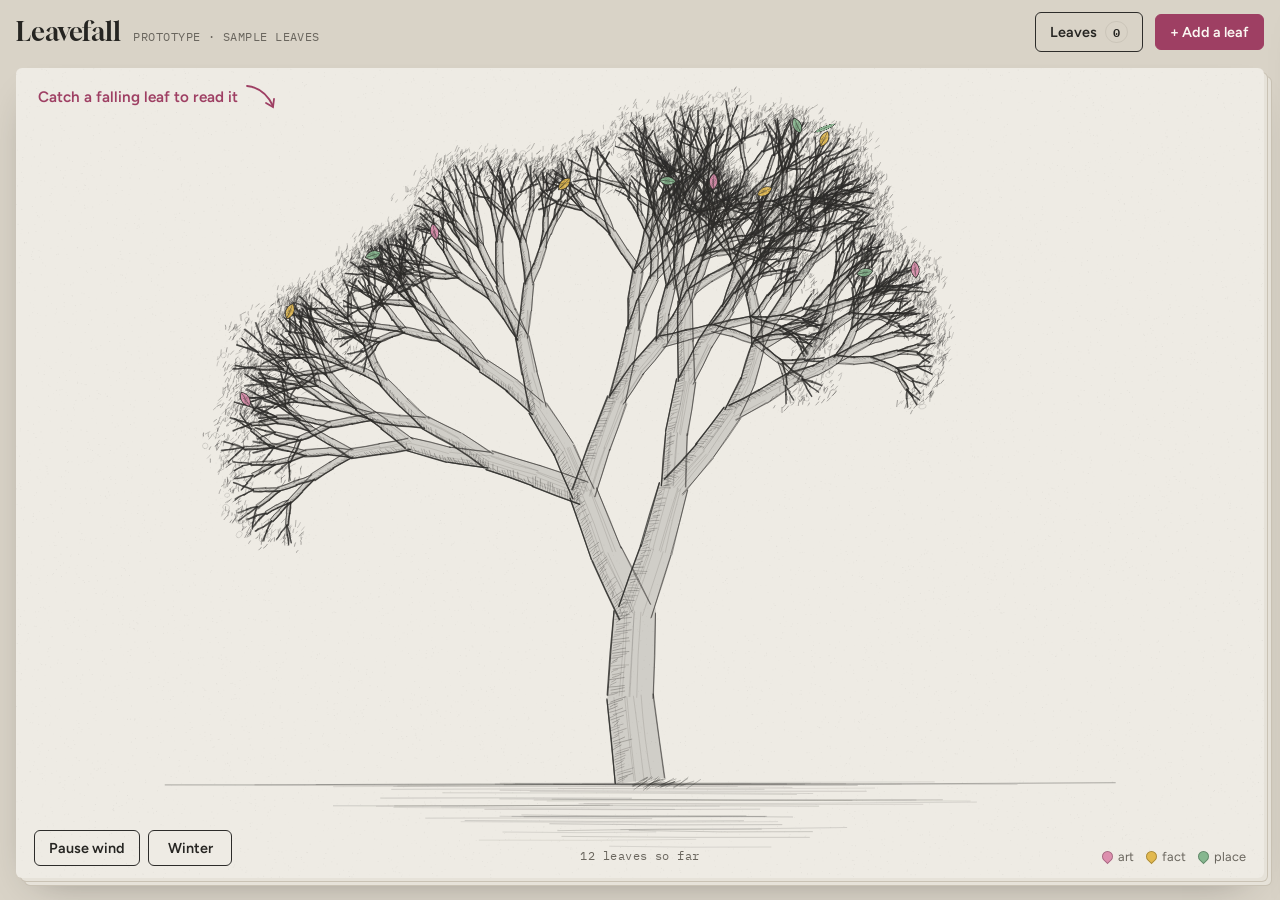
<file: leavefall-app.html>
<!doctype html><html><head><meta charset=utf8><meta name=viewport content="width=device-width,initial-scale=1,viewport-fit=cover"><style>:root{color-scheme:light;box-sizing:border-box;padding-top:env(safe-area-inset-top,0px);padding-bottom:env(safe-area-inset-bottom,0px)}html{scroll-padding-top:env(safe-area-inset-top,0px)}body{margin:0;padding:0;font:14px -apple-system,BlinkMacSystemFont,sans-serif;background:#fff;color:#000}img{max-width:100%}[hidden]:not([hidden=until-found i]){display:none!important}</style></head><body>
<title>Leavefall</title>
<meta name="claude:viewport-fit-sides" content="cover">
<link rel="preconnect" href="https://fonts.googleapis.com">
<link rel="stylesheet" href="https://fonts.googleapis.com/css2?family=Gloock&family=Figtree:wght@400;500;600;700&family=IBM+Plex+Mono:wght@400;500&display=swap">
<style>
/* Layout: a sketchbook page. Thin header, the drawing fills the sheet, small annotations sit on the paper like plate notes. */
:root{
  --desk:#d9d3c7; --edge:#c9c2b4; --paper:#eeebe4; --paper2:#e6e2d9; --graphite:#2d2c2a; --ink:#262522; --muted:#6a665e; --line:#cbc5b9; --surface:#f7f5f0;
  --accent:#9e3f63; --accent-ink:#fbf7f2;
  --art:#dd8fae; --fact:#e2b94f; --place:#86b78f; --grain:0,0,0;
  --shadow:0 16px 40px -18px rgba(40,34,26,.4); color-scheme:light;
  --display:"Gloock", Georgia, "Times New Roman", serif;
  --body:"Figtree", system-ui, -apple-system, "Segoe UI", sans-serif;
  --mono:"IBM Plex Mono", ui-monospace, Menlo, Consolas, monospace;
}
[hidden]{display:none!important}
html,body{height:100%}
body{background:var(--desk);color:var(--ink);font-family:var(--body);font-size:15px;line-height:1.5;overflow:hidden}
.app{height:100%;display:flex;flex-direction:column}
header{display:flex;align-items:center;gap:12px;flex-wrap:wrap;padding-block:12px;
  padding-left:max(16px,env(safe-area-inset-left,0px));padding-right:max(16px,env(safe-area-inset-right,0px));
  background:var(--desk);position:relative;z-index:2}
.brand{display:flex;align-items:baseline;gap:12px;margin-right:auto;min-width:0}
.brand h1{font-family:var(--display);font-weight:400;font-size:1.6rem;margin:0;letter-spacing:.01em}
.brand .meta{font-family:var(--mono);font-size:.72rem;color:var(--muted);letter-spacing:.04em;text-transform:uppercase;white-space:nowrap}
.btn{font:600 .9rem var(--body);border-radius:6px;padding:8px 14px;border:1.5px solid var(--graphite);background:transparent;color:var(--ink);cursor:pointer;display:inline-flex;align-items:center;gap:8px}
.btn:hover{background:var(--paper2)}
.btn.primary{background:var(--accent);color:var(--accent-ink);border-color:var(--accent)}
.btn.primary:hover{filter:brightness(1.07);background:var(--accent)}
.btn:focus-visible,.chip:focus-visible,.seg label:focus-within,input:focus-visible,textarea:focus-visible,.item:focus-visible,.close:focus-visible{outline:3px solid var(--accent);outline-offset:2px}
.count{font-family:var(--mono);font-size:.76rem;border:1px solid var(--line);border-radius:999px;padding:0 7px;font-variant-numeric:tabular-nums}

.stage{flex:1;min-height:0;display:flex;padding-block:4px 22px;
  padding-left:max(16px,env(safe-area-inset-left,0px));padding-right:max(16px,env(safe-area-inset-right,0px))}
/* the drawing sheet, with two sheets peeking out underneath */
.sheet{position:relative;flex:1;min-width:0;background:var(--paper);border-radius:6px;
  box-shadow:4px 4px 0 -1px var(--paper2),4px 4px 0 0 var(--edge),8px 8px 0 -1px var(--paper2),8px 8px 0 0 var(--edge),0 18px 40px -22px rgba(0,0,0,.45)}
.pageno{position:absolute;top:14px;right:18px;font-family:var(--mono);font-size:.72rem;color:var(--muted);letter-spacing:.06em;pointer-events:none}
canvas#tree{position:absolute;inset:0;width:100%;height:100%;display:block;touch-action:manipulation}
.hint{position:absolute;left:22px;top:14px;font-family:var(--body);font-weight:600;font-size:.95rem;color:var(--accent);
  white-space:nowrap;max-width:calc(100% - 32px);pointer-events:none;display:flex;align-items:center;gap:6px}
.hint svg{width:34px;height:30px;flex:none}
.caption{position:absolute;left:0;right:0;bottom:12px;display:grid;grid-template-columns:1fr auto 1fr;align-items:end;gap:12px;pointer-events:none;padding-inline:18px 18px}
.caption .plate{font-family:var(--display);font-size:.82rem;letter-spacing:.14em;text-transform:uppercase;color:var(--muted);text-align:center;flex:1}
.caption .plate i{font-family:var(--mono);font-style:normal;font-size:.72rem;letter-spacing:.04em;text-transform:none}
.ctrls{display:flex;gap:8px;pointer-events:auto}
.season select{font:600 .9rem var(--body);color:var(--ink);background:var(--paper);border:1.5px solid var(--graphite);border-radius:6px;padding:8px 14px;cursor:pointer;-webkit-appearance:none;-moz-appearance:none;appearance:none;background-image:none;text-align:center;text-align-last:center}
.season select:focus-visible{outline:3px solid var(--accent);outline-offset:2px}
.sr{position:absolute;width:1px;height:1px;overflow:hidden;clip:rect(0 0 0 0)}
.legend{display:flex;justify-content:flex-end;gap:12px;font-size:.8rem;color:var(--muted)}
.legend span{display:inline-flex;align-items:center;gap:5px}
.sw{width:11px;height:11px;border-radius:50% 50% 50% 0;transform:rotate(-45deg);display:inline-block;flex:none;box-shadow:inset 0 0 0 1px rgba(var(--grain),.25)}

/* overlays */
.scrim{position:fixed;inset:0;background:rgba(24,20,14,.38);display:flex;align-items:center;justify-content:center;z-index:20;
  padding-left:max(16px,env(safe-area-inset-left,0px));padding-right:max(16px,env(safe-area-inset-right,0px));padding-block:16px}
.card{background:var(--surface);color:var(--ink);border-radius:4px;box-shadow:var(--shadow);border:1px solid var(--line);width:100%;max-width:440px;max-height:100%;overflow:auto;
  animation:rise .28s cubic-bezier(.2,.8,.2,1);position:relative}
.card::before{content:"";position:absolute;top:-9px;left:50%;width:84px;height:20px;margin-left:-42px;background:rgba(var(--grain),.07);transform:rotate(-2deg);border:1px solid rgba(var(--grain),.06)}
@keyframes rise{from{transform:translateY(14px) rotate(.6deg);opacity:0}}
.card-head{display:flex;align-items:center;gap:10px;padding:20px 20px 0}
.badge{font:500 .72rem var(--mono);text-transform:uppercase;letter-spacing:.08em;padding:3px 10px;border-radius:3px;color:#22201c}
.badge.art{background:var(--art)} .badge.fact{background:var(--fact)} .badge.place{background:var(--place)}
.by{font-size:.85rem;color:var(--muted);margin-right:auto;min-width:0;overflow:hidden;text-overflow:ellipsis;white-space:nowrap}
.close{border:1px solid var(--line);background:transparent;color:var(--ink);width:32px;height:32px;border-radius:50%;cursor:pointer;font-size:1.1rem;line-height:1}
.card-body{padding:14px 20px 4px;display:flex;flex-direction:column;gap:10px}
.card-body h2{font-family:var(--display);font-weight:400;font-size:1.55rem;line-height:1.2;margin:0;text-wrap:balance}
.fact-text{font-family:var(--display);font-size:1.45rem;line-height:1.3;text-wrap:balance;margin:6px 0}
.art-frame{border:1px solid var(--line);padding:8px;background:var(--paper);aspect-ratio:4/3;max-width:100%;box-sizing:border-box}
.art-frame canvas,.art-frame img{width:100%;height:100%;display:block;object-fit:cover}
.note{color:var(--muted);margin:0}
.coords{font-family:var(--mono);font-size:.8rem;color:var(--muted);font-variant-numeric:tabular-nums}
.maplink{color:var(--accent);font-weight:600;text-decoration:none}
.maplink:hover{text-decoration:underline}
.card-foot{display:flex;gap:10px;justify-content:space-between;align-items:center;padding:14px 20px 18px;flex-wrap:wrap}
.small{font-family:var(--mono);font-size:.72rem;color:var(--muted)}
.sample{font:500 .66rem var(--mono);text-transform:uppercase;letter-spacing:.08em;border:1px dashed var(--muted);color:var(--muted);border-radius:3px;padding:1px 6px;white-space:nowrap}

/* add form */
form{display:flex;flex-direction:column;gap:14px}
.seg{display:grid;grid-template-columns:repeat(3,1fr);gap:6px;border:1px solid var(--line);padding:4px;border-radius:6px}
.seg input{position:absolute;opacity:0;pointer-events:none}
.seg label{text-align:center;padding:8px 4px;border-radius:4px;cursor:pointer;font-weight:600;font-size:.88rem;display:flex;gap:6px;justify-content:center;align-items:center}
.seg input:checked+label{background:var(--paper2);box-shadow:inset 0 0 0 1.5px var(--graphite)}
.field{display:flex;flex-direction:column;gap:5px}
.field label{font-size:.82rem;font-weight:600}
.field .opt{font-weight:400;color:var(--muted)}
input[type=text],textarea{font:inherit;color:var(--ink);background:var(--paper);border:1px solid var(--line);border-radius:4px;padding:9px 12px;width:100%;box-sizing:border-box}
textarea{resize:vertical;min-height:80px}
input[type=file]{font-size:.85rem;color:var(--muted)}
.counter{font-family:var(--mono);font-size:.72rem;color:var(--muted);align-self:flex-end;font-variant-numeric:tabular-nums}
.err{color:var(--accent);font-size:.85rem;margin:0}

/* drawer */
.drawer{position:fixed;top:0;right:0;bottom:0;width:min(380px,100%);background:var(--surface);z-index:15;box-shadow:var(--shadow);border-left:1px solid var(--line);
  display:flex;flex-direction:column;padding-top:env(safe-area-inset-top,0px);padding-bottom:env(safe-area-inset-bottom,0px);padding-right:env(safe-area-inset-right,0px);
  transform:translateX(105%);transition:transform .3s cubic-bezier(.2,.8,.2,1)}
.drawer.open{transform:none}
.drawer-head{display:flex;align-items:center;gap:10px;padding:16px 18px 10px}
.drawer-head h2{font-family:var(--display);font-weight:400;font-size:1.35rem;margin:0;margin-right:auto}
.tabs,.chips{display:flex;gap:6px;padding:0 18px 10px;flex-wrap:wrap}
.chip{font:600 .8rem var(--body);border:1px solid var(--line);background:transparent;color:var(--ink);border-radius:999px;padding:5px 12px;cursor:pointer}
.chip[aria-pressed="true"]{background:var(--graphite);color:var(--paper);border-color:var(--graphite)}
.list{flex:1;overflow:auto;padding:4px 10px 18px;display:flex;flex-direction:column;gap:2px}
.item{display:grid;grid-template-columns:14px 1fr;gap:12px;align-items:start;padding:10px;border-radius:6px;cursor:pointer;border:0;background:transparent;color:var(--ink);text-align:left;font:inherit}
.item:hover{background:var(--paper2)}
.item .sw{margin-top:6px}
.item b{font-weight:600;min-width:0;overflow:hidden;display:-webkit-box;-webkit-line-clamp:2;-webkit-box-orient:vertical}
.item small{color:var(--muted);font-size:.78rem}
.empty{color:var(--muted);padding:24px 18px;font-size:.9rem}

.toast{position:fixed;left:50%;bottom:calc(20px + env(safe-area-inset-bottom,0px));transform:translateX(-50%);background:var(--graphite);color:var(--paper);
  padding:10px 16px;border-radius:6px;font-size:.9rem;z-index:30;box-shadow:var(--shadow);max-width:calc(100% - 32px)}

@media (max-width:620px){
.caption{padding-inline:18px 12px}.hint{left:20px}
  .brand .meta,.legend,.caption .plate{display:none}
  .caption{grid-template-columns:1fr}
  .btn{padding:8px 11px}
}
@media (prefers-reduced-motion:reduce){.card,.drawer{animation:none;transition:none}}
</style>

<div class="app">
  <header>
    <div class="brand">
      <h1>Leavefall</h1>
      <span class="meta" id="metaLine">Prototype · sample leaves</span>
    </div>
    <button class="btn" id="openDrawer" type="button">Leaves <span class="count" id="fallenCount">0</span></button>
    <button class="btn primary" id="openAdd" type="button">+ Add a leaf</button>
  </header>
  <div class="stage"><div class="sheet" id="stage">
    <canvas id="tree" aria-label="A pencil sketch of a tree. Coloured leaves fall from it; select one to read it." role="img"></canvas>
    <div class="hint" id="hint">
      <span id="hintText">Catch a falling leaf to read it</span>
      <svg viewBox="0 0 34 30" fill="none" stroke="currentColor" stroke-width="1.8" stroke-linecap="round" aria-hidden="true"><path d="M3 4c10 1 20 7 26 20"/><path d="M22 21l7 4 1-8"/></svg>
    </div>
    <div class="caption">
      <div class="ctrls"><button class="btn wind" id="wind" type="button" aria-pressed="false">Pause wind</button>
        <label class="season"><span class="sr">Season</span><select id="season">
          <option value="spring">Spring</option><option value="summer">Summer</option><option value="autumn">Autumn</option><option value="winter">Winter</option>
        </select></label></div>
      <div class="plate"><i id="plateCount">12 leaves so far</i></div>
      <div class="legend" aria-hidden="true">
        <span><i class="sw" style="background:var(--art)"></i>art</span>
        <span><i class="sw" style="background:var(--fact)"></i>fact</span>
        <span><i class="sw" style="background:var(--place)"></i>place</span>
      </div>
    </div>
  </div></div>
</div>

<div class="scrim" id="cardScrim" hidden>
  <div class="card" role="dialog" aria-modal="true" aria-labelledby="cardTitle" id="card"></div>
</div>

<div class="scrim" id="addScrim" hidden>
  <div class="card" role="dialog" aria-modal="true" aria-labelledby="addTitle">
    <div class="card-head">
      <h2 id="addTitle" style="font-family:var(--display);font-weight:400;font-size:1.45rem;margin:0;margin-right:auto">Add a leaf</h2>
      <button class="close" type="button" data-close aria-label="Close">×</button>
    </div>
    <div class="card-body">
      <form id="addForm" novalidate>
        <div class="seg" role="radiogroup" aria-label="Leaf type">
          <input type="radio" name="ptype" id="t-art" value="art" checked><label for="t-art"><i class="sw" style="background:var(--art)"></i>Artwork</label>
          <input type="radio" name="ptype" id="t-fact" value="fact"><label for="t-fact"><i class="sw" style="background:var(--fact)"></i>Fact</label>
          <input type="radio" name="ptype" id="t-place" value="place"><label for="t-place"><i class="sw" style="background:var(--place)"></i>Place</label>
        </div>
        <div data-for="art" class="fields">
          <div class="field"><label for="artTitle">Title</label><input type="text" id="artTitle" maxlength="60" placeholder="Rain on Bloor St."></div>
          <div class="field" style="margin-top:12px"><label for="artFile">Image <span class="opt">(optional; we'll sketch one if you skip this)</span></label><input type="file" id="artFile" accept="image/*"></div>
        </div>
        <div data-for="fact" class="fields" hidden>
          <div class="field"><label for="factText">Your fact</label><textarea id="factText" maxlength="200" placeholder="Sea otters hold hands while they sleep so they don't drift apart."></textarea><span class="counter" id="factCount">0 / 200</span></div>
          <div class="field"><label for="factSource">Source <span class="opt">(optional)</span></label><input type="text" id="factSource" maxlength="80" placeholder="Vancouver Aquarium"></div>
        </div>
        <div data-for="place" class="fields" hidden>
          <div class="field"><label for="placeName">Place</label><input type="text" id="placeName" maxlength="60" placeholder="Trinity Bellwoods Park"></div>
          <div class="field" style="margin-top:12px"><label for="placeRegion">City or region <span class="opt">(optional)</span></label><input type="text" id="placeRegion" maxlength="60" placeholder="Toronto"></div>
        </div>
        <div class="field"><label for="note">Why it matters to you <span class="opt">(optional)</span></label><input type="text" id="note" maxlength="120" placeholder="One line visitors will see under your leaf"></div>
        <div class="field"><label for="author">Your name <span class="opt">(optional)</span></label><input type="text" id="author" maxlength="30" placeholder="Anonymous"></div>
        <p class="err" id="formErr" hidden></p>
        <div style="display:flex;justify-content:flex-end;gap:10px;padding-bottom:6px">
          <button class="btn" type="button" data-close>Cancel</button>
          <button class="btn primary" type="submit">Hang it on the tree</button>
        </div>
      </form>
    </div>
  </div>
</div>

<aside class="drawer" id="drawer" aria-label="Leaves" aria-hidden="true">
  <div class="drawer-head"><h2>Leaves</h2><button class="close" type="button" id="closeDrawer" aria-label="Close leaves">×</button></div>
  <div class="tabs" role="group" aria-label="Which leaves">
    <button class="chip" type="button" data-tab="fallen" aria-pressed="true">Fallen</button>
    <button class="chip" type="button" data-tab="all" aria-pressed="false">All on tree</button>
  </div>
  <div class="chips" role="group" aria-label="Filter by type">
    <button class="chip" type="button" data-filter="all" aria-pressed="true">Everything</button>
    <button class="chip" type="button" data-filter="art" aria-pressed="false">Art</button>
    <button class="chip" type="button" data-filter="fact" aria-pressed="false">Facts</button>
    <button class="chip" type="button" data-filter="place" aria-pressed="false">Places</button>
  </div>
  <div class="list" id="list"></div>
</aside>

<div class="toast" id="toast" role="status" hidden></div>

<script>
(() => {
const SAMPLE = [
  {id:"s1",type:"art",title:"Morning on the Don Valley trail",author:"Mina",note:"Painted after a 6am run.",seed:11,days:3},
  {id:"s2",type:"fact",text:"Octopuses have three hearts, and two of them stop beating while they swim.",source:"Smithsonian Ocean",author:"Theo",days:1},
  {id:"s3",type:"place",name:"Philosopher's Path",region:"Kyoto, Japan",lat:35.0270,lng:135.7948,note:"The canal turns pink in early April.",author:"Ren",days:6},
  {id:"s4",type:"art",title:"Static",author:"Jules",note:"Made from a glitched photo of my radiator.",seed:42,days:2},
  {id:"s5",type:"fact",text:"A day on Venus is longer than a year on Venus.",source:"NASA",author:"Anonymous",days:4},
  {id:"s6",type:"place",name:"Dallas Road cliffs",region:"Victoria, BC",lat:48.4078,lng:-123.3610,note:"Best place to watch storms roll in off the strait.",author:"Sam",days:8},
  {id:"s7",type:"art",title:"Tile study #4",author:"Priya",note:"",seed:77,days:5},
  {id:"s8",type:"fact",text:"Botanically, bananas are berries and strawberries are not.",source:"",author:"Lou",days:2},
  {id:"s9",type:"place",name:"Philosopher's Walk",region:"Toronto, ON",lat:43.6675,lng:-79.3953,note:"Quiet shortcut between classes.",author:"Ada",days:1},
  {id:"s10",type:"fact",text:"Toronto's PATH network has over 30 km of underground walkways.",source:"City of Toronto",author:"Kai",days:9},
  {id:"s11",type:"place",name:"Riverdale Park East",region:"Toronto, ON",lat:43.6690,lng:-79.3540,note:"Skyline at sunset from the top of the hill.",author:"Noor",days:3},
  {id:"s12",type:"art",title:"Kitchen window, February",author:"Eli",note:"Gouache, about 20 minutes.",seed:5,days:7}
].map(p => ({...p, example:true, created: Date.now() - p.days*864e5}));

const store = {
  get(k,d){try{const v=localStorage.getItem(k);return v?JSON.parse(v):d}catch(e){return d}},
  set(k,v){try{localStorage.setItem(k,JSON.stringify(v))}catch(e){}}
};
let mine = store.get("leavefall-mine", []);
let petals = [...SAMPLE, ...mine];
let fallenIds = new Set();
let seenHint = store.get("leavefall-hint", false);

const reduce = matchMedia("(prefers-reduced-motion: reduce)");
let paused = reduce.matches;

const stage = document.getElementById("stage");
const cv = document.getElementById("tree");
const ctx = cv.getContext("2d");
let W=0,H=0,DPR=1, groundY=0;
let segs=[], tips=[], blooms=[], falling=[], landed=[];
let colors={}, sprites={};

function readColors(){
  const s=getComputedStyle(document.documentElement);
  ["paper","graphite","art","fact","place","accent","grain"].forEach(k=>colors[k]=s.getPropertyValue("--"+k).trim());
  buildSprites();
}
function rng(seed){let s=seed%2147483647;if(s<=0)s+=2147483646;return()=>(s=s*16807%2147483647,(s-1)/2147483646)}

// ---------- seasons ----------
// foliage colours per season; the season follows today's date (northern hemisphere) unless the viewer picks one
const SEASONS={
  spring:{label:"Spring",leaves:["#f2b3c7","#e894b0","#f6cdd9","#d9799c"],density:1,shape:"leaf",ground:.15},
  summer:{label:"Summer",leaves:["#7fa865","#5d8c4b","#9cbf73","#4c7a3e"],density:1.1,shape:"leaf",ground:.1},
  autumn:{label:"Autumn",leaves:["#e07a2e","#c9561f","#eda048","#b5421a","#d9922f"],density:.85,shape:"leaf",ground:.9},
  winter:{label:"Winter",leaves:[],density:.25,shape:"leaf",ground:0}
};
function seasonFor(d){const m=d.getMonth();return m<2||m===11?"winter":m<5?"spring":m<8?"summer":"autumn"}
let season=seasonFor(new Date());

// ---------- pencil primitives ----------
function stroke(c,r,x1,y1,x2,y2,w,a,j){
  c.globalAlpha=a; c.lineWidth=w; c.beginPath();
  c.moveTo(x1+(r()-.5)*j,y1+(r()-.5)*j);
  c.quadraticCurveTo((x1+x2)/2+(r()-.5)*j*2,(y1+y2)/2+(r()-.5)*j*2,x2+(r()-.5)*j,y2+(r()-.5)*j);
  c.stroke();
}
function petalPath(c,s){
  c.beginPath(); c.moveTo(0,s);
  c.bezierCurveTo(-s*0.95,s*0.35,-s*0.85,-s*0.7,-s*0.18,-s);
  c.lineTo(0,-s*0.72); c.lineTo(s*0.18,-s);
  c.bezierCurveTo(s*0.85,-s*0.7,s*0.95,s*0.35,0,s); c.closePath();
}
function leafPath(c,s){
  c.beginPath(); c.moveTo(0,s);
  c.bezierCurveTo(-s*0.75,s*0.35,-s*0.6,-s*0.55,0,-s*1.05);
  c.bezierCurveTo(s*0.6,-s*0.55,s*0.75,s*0.35,0,s); c.closePath();
}
// coloured-pencil sprite: hatched fill + graphite outline; petal or leaf shape
function petalSprite(color,s,seed,shape){
  const path=shape==="leaf"?leafPath:petalPath;
  const pad=4, size=(s+pad)*2, c=document.createElement("canvas"), d=2;
  c.width=c.height=size*d; const x=c.getContext("2d"); x.scale(d,d); x.translate(size/2,size/2);
  const r=rng(seed);
  x.save(); path(x,s); x.clip();
  x.globalAlpha=.55; x.fillStyle=color; path(x,s); x.fill();
  x.strokeStyle=color; x.lineCap="round";
  for(let i=-s*2;i<s*2;i+=1.7) stroke(x,r,i-s,s+2,i+s,-s-2,1.1,.85,0.8);
  x.strokeStyle=colors.graphite;
  for(let i=0;i<6;i++) stroke(x,r,-s*.1+(r()-.5)*s*.4,s*.6,(r()-.5)*s*.5,-s*.3,.5,.18,1);
  x.restore();
  x.strokeStyle=colors.graphite; x.lineCap="round"; x.lineJoin="round";
  for(let p=0;p<2;p++){x.save();x.translate((r()-.5)*.8,(r()-.5)*.8);x.globalAlpha=p?.35:.75;x.lineWidth=p?.6:.9;path(x,s);x.stroke();x.restore()}
  if(shape==="leaf"){x.globalAlpha=.6;x.lineWidth=.6;stroke(x,r,0,s*.95,0,-s*.8,.6,.6,.6)}
  return {c,size};
}
function buildSprites(){
  ["art","fact","place"].forEach((t,i)=>{
    const sh=SEASONS[season].shape;
    sprites[t]={fall:petalSprite(colors[t],11,3+i,sh),big:petalSprite(colors[t],14,7+i,sh),bloom:petalSprite(colors[t],8,11+i,"leaf")};
  });
}
readColors();
const reTheme=()=>{readColors();drawTreeLayer()};
matchMedia("(prefers-color-scheme: dark)").addEventListener("change",reTheme);
new MutationObserver(reTheme).observe(document.documentElement,{attributes:true,attributeFilter:["data-theme"]});

// ---------- tree ----------
const treeLayer=document.createElement("canvas"), tctx=treeLayer.getContext("2d");
function buildTree(){
  const r=rng(23); segs=[]; tips=[];
  groundY = H - Math.max(58, H*0.12);
  const scale = Math.min(W*0.95, H*1.1);
  const trunk = scale*0.19;
  function br(x,y,a,len,wd,d){
    // slight bend: split into two sub-segments
    const bend=(r()-.5)*0.18;
    const mx=x+Math.cos(a+bend)*len*.5, my=y+Math.sin(a+bend)*len*.5;
    const x2=mx+Math.cos(a-bend)*len*.5, y2=my+Math.sin(a-bend)*len*.5;
    segs.push({x,y,x2:mx,y2:my,w1:wd,w2:wd*.92,d});
    segs.push({x:mx,y:my,x2,y2,w1:wd*.92,w2:wd*.84,d});
    if(d>=8||len<scale*0.018){tips.push({x:x2,y:y2,a});return}
    const n = d<1?2:(r()<0.32?3:2);
    for(let i=0;i<n;i++){
      const spread=(i-(n-1)/2)*(d<2?0.66:0.52);
      br(x2,y2,a+spread+(r()-0.5)*0.4,len*(0.7+r()*0.12),wd*0.69,d+1);
    }
  }
  br(W/2,groundY,-Math.PI/2+(r()-0.5)*0.06,trunk,Math.max(11,scale*0.056),0);
  assignBlooms();
  drawTreeLayer();
}
function assignBlooms(){
  const sorted=[...tips].sort((a,b)=>a.x-b.x||a.y-b.y);
  const prev=new Map(blooms.map(b=>[b.petal.id,b]));
  blooms = petals.map((p,i)=>{
    const t=sorted[Math.floor((i+0.5)*sorted.length/petals.length)] || sorted[0];
    const old=prev.get(p.id);
    return {x:t.x,y:t.y,petal:p,grow: old?old.grow:1, phase:i*1.7, rot:(i*2.39)%6.28};
  });
  document.getElementById("plateCount").textContent = petals.length+" leaves so far";
}
function drawTreeLayer(){
  if(!W) return;
  treeLayer.width=W*DPR; treeLayer.height=H*DPR;
  const c=tctx; c.setTransform(DPR,0,0,DPR,0,0); c.clearRect(0,0,W,H);
  const r=rng(101);
  // paper grain
  c.fillStyle=`rgba(${colors.grain},1)`;
  for(let i=0;i<W*H/55;i++){c.globalAlpha=r()*.05;c.fillRect(r()*W,r()*H,1,1)}
  c.globalAlpha=1;
  c.strokeStyle=colors.graphite; c.lineCap="round";
  // ground: loose hatching
  for(let i=0;i<46;i++){
    const y=groundY+2+r()*r()*(H-groundY-24), span=(1-(y-groundY)/(H-groundY))*W*.42+40;
    const cx=W/2+(r()-.5)*span*.6;
    stroke(c,r,cx-span*(.2+r()*.3),y,cx+span*(.2+r()*.3),y+(r()-.5)*3,.7,.12+r()*.18,2);
  }
  stroke(c,r,W*.12,groundY+4,W*.88,groundY+2,1,.35,4);
  // trunk shadow scribble
  for(let i=0;i<30;i++){const x=W/2+(r()-.2)*70;stroke(c,r,x,groundY+3+r()*6,x+14,groundY-4+r()*6,.8,.35,1.5)}
  // branches (tonal fill drawn on its own layer so overlaps don't darken the joints)
  const fill=document.createElement("canvas"); fill.width=W*DPR; fill.height=H*DPR;
  const fx=fill.getContext("2d"); fx.setTransform(DPR,0,0,DPR,0,0); fx.fillStyle=colors.graphite;
  segs.forEach(s=>{
    const dx=s.x2-s.x, dy=s.y2-s.y, len=Math.hypot(dx,dy)||1, nx=-dy/len, ny=dx/len;
    if(s.w1>3.2){
      const a=s.w1/2, b=s.w2/2;
      // light tonal fill
      fx.beginPath();
      fx.moveTo(s.x+nx*a,s.y+ny*a); fx.lineTo(s.x2+nx*b,s.y2+ny*b); fx.lineTo(s.x2-nx*b,s.y2-ny*b); fx.lineTo(s.x-nx*a,s.y-ny*a); fx.fill();
      fx.beginPath(); fx.arc(s.x2,s.y2,b,0,7); fx.fill();
      // edges, darker on the right (shadow side)
      for(let p=0;p<2;p++){
        stroke(c,r,s.x+nx*a,s.y+ny*a,s.x2+nx*b,s.y2+ny*b,.9,.55,1.2);
        stroke(c,r,s.x-nx*a,s.y-ny*a,s.x2-nx*b,s.y2-ny*b,1.2,.75,1.2);
      }
      // bark hatching on the shadow side
      const n=Math.floor(len/2.6);
      for(let i=0;i<n;i++){
        const t=i/n, w=a+(b-a)*t, px=s.x+dx*t, py=s.y+dy*t;
        const from=-w+r()*w*.2, to=-w*(.1+r()*.6);
        stroke(c,r,px+nx*from,py+ny*from,px+nx*to+dx/len*3,py+ny*to+dy/len*3,.6,.3+r()*.25,.8);
      }
      // vertical bark lines
      for(let k=0;k<Math.min(5,Math.floor(a/2));k++){const o=(r()-.5)*a*1.4;stroke(c,r,s.x+nx*o,s.y+ny*o,s.x2+nx*o*b/a,s.y2+ny*o*b/a,.5,.25,2)}
    } else {
      for(let p=0;p<2;p++) stroke(c,r,s.x,s.y,s.x2+(r()-.5),s.y2+(r()-.5),Math.max(.6,s.w1*.55),.5+r()*.25,.9);
    }
  });
  c.save(); c.setTransform(1,0,0,1,0,0); c.globalAlpha=.15; c.drawImage(fill,0,0); c.restore();
  // foliage: coloured-pencil marks in the season's palette, then graphite ticks, darker underneath
  const S=SEASONS[season];
  if(S.leaves.length){
    tips.forEach(t=>{
      const cx=t.x+Math.cos(t.a)*4, cy=t.y-4;
      for(let i=0;i<Math.round(40*S.density);i++){
        const ang=r()*6.28, rad=Math.sqrt(r()), x=cx+Math.cos(ang)*18*rad, y=cy+Math.sin(ang)*13*rad;
        const dir=-0.9+(r()-.5)*1.4, l=3+r()*5;
        c.strokeStyle=S.leaves[Math.floor(r()*S.leaves.length)];
        stroke(c,r,x,y,x+Math.cos(dir)*l,y+Math.sin(dir)*l,1.6,.55+r()*.35,.8);
      }
    });
    // fallen leaves gathered on the ground
    for(let i=0;i<Math.round(160*S.ground);i++){
      const x=W/2+(r()-.5)*W*.5*(.4+r()*.6), y=groundY+2+r()*r()*28;
      c.strokeStyle=S.leaves[Math.floor(r()*S.leaves.length)];
      stroke(c,r,x,y,x+3+r()*4,y+(r()-.5)*2,1.6,.5+r()*.4,.6);
    }
    c.strokeStyle=colors.graphite;
  }
  tips.forEach(t=>{
    const cx=t.x+Math.cos(t.a)*4, cy=t.y-4, rx=13+r()*8, ry=9+r()*6;
    for(let i=0;i<Math.round(34*Math.max(.35,S.density*.8));i++){
      const ang=r()*6.28, rad=Math.sqrt(r());
      const x=cx+Math.cos(ang)*rx*rad, y=cy+Math.sin(ang)*ry*rad;
      const dir=-1.1+(r()-.5)*1.2, l=2.5+r()*4;
      const under=y>cy+ry*.2;
      stroke(c,r,x,y,x+Math.cos(dir)*l,y+Math.sin(dir)*l,.7,under?.55:.25+r()*.2,.6);
    }
    for(let i=0;i<(S.leaves.length?6:1);i++){ // little scribble loops
      const x=cx+(r()-.5)*rx*1.4, y=cy+(r()-.5)*ry*1.2;
      c.globalAlpha=.22; c.lineWidth=.6; c.beginPath(); c.ellipse(x,y,2+r()*2,1.5+r()*1.5,r()*3,0,6.28); c.stroke();
    }
  });
  c.globalAlpha=1;
}

function drawSprite(sp,x,y,rot,scale,alpha){
  ctx.save(); ctx.globalAlpha=alpha; ctx.translate(x,y); ctx.rotate(rot); ctx.scale(scale,scale);
  ctx.drawImage(sp.c,-sp.size/2,-sp.size/2,sp.size,sp.size); ctx.restore();
}
function drawBlossom(b,t){
  const g=b.grow<1?easeOut(b.grow):1;
  const bob=reduce.matches?0:Math.sin(t/1100+b.phase)*1;
  const sp=sprites[b.petal.type].bloom, hov=b===hoverBloom;
  drawSprite(sp,b.x,b.y+bob,b.rot*0.4-0.6+Math.sin(t/1400+b.phase)*0.06,g*(hov?1.3:1),1);
  if(hov){ // pencil circle around it
    ctx.strokeStyle=colors.accent; ctx.lineWidth=1.2; ctx.beginPath(); ctx.ellipse(b.x,b.y+bob,17,15,.3,0.3,6.5); ctx.stroke();
  }
}
function easeOut(x){return 1-Math.pow(1-x,3)}

// ---------- falling ----------
let nextFall=1200, lastT=0, priority=null;
function spawn(petal){
  const b=blooms.find(x=>x.petal===petal) || blooms[Math.floor(Math.random()*blooms.length)];
  if(!b) return;
  falling.push({petal:b.petal,x:b.x,y:b.y,x0:b.x,vy:22+Math.random()*12,amp:22+Math.random()*26,ph:Math.random()*6,rot:Math.random()*6,vr:(Math.random()-0.5)*1.6,flip:Math.random()*6,age:0});
}
function pickPetal(){
  const onScreen=new Set(falling.map(f=>f.petal.id));
  const pool=petals.filter(p=>!onScreen.has(p.id));
  const unfallen=pool.filter(p=>!fallenIds.has(p.id));
  const src=unfallen.length?unfallen:pool;
  return src[Math.floor(Math.random()*src.length)];
}
function step(dt){
  blooms.forEach(b=>{if(b.grow<1)b.grow=Math.min(1,b.grow+dt/0.9)});
  if(paused) return;
  nextFall-=dt*1000;
  if(nextFall<=0 && falling.length<7){
    const p = priority || pickPetal(); priority=null;
    if(p) spawn(p);
    nextFall=1500+Math.random()*1300;
  }
  falling.forEach(f=>{
    f.age+=dt; f.y+=f.vy*dt;
    f.x=f.x0+Math.sin(f.age*1.3+f.ph)*f.amp + f.age*6;
    f.rot+=f.vr*dt;
    if(f.y>=groundY+2){f.done=true; landed.push({...f,y:groundY+4+Math.random()*10,life:7}); markFallen(f.petal)}
  });
  falling=falling.filter(f=>!f.done && f.x>-40 && f.x<W+40);
  landed.forEach(l=>l.life-=dt); landed=landed.filter(l=>l.life>0);
}
function drawFalling(f,alpha,flat){
  const sp=f===hoverFall?sprites[f.petal.type].big:sprites[f.petal.type].fall;
  // fake 3D tumble by squashing one axis
  ctx.save(); ctx.globalAlpha=alpha; ctx.translate(f.x,f.y); ctx.rotate(f.rot);
  ctx.scale(flat?1:Math.max(.35,Math.abs(Math.cos(f.age*2+f.flip))),flat?.55:1);
  ctx.drawImage(sp.c,-sp.size/2,-sp.size/2,sp.size,sp.size); ctx.restore();
}
function frame(t){
  const dt=Math.min(0.05,(t-lastT)/1000||0); lastT=t;
  step(dt);
  ctx.setTransform(DPR,0,0,DPR,0,0); ctx.clearRect(0,0,W,H);
  ctx.drawImage(treeLayer,0,0,W,H);
  landed.forEach(l=>drawFalling(l,Math.min(1,l.life/1.5),true));
  blooms.forEach(b=>drawBlossom(b,t));
  falling.forEach(f=>drawFalling(f,1,false));
  requestAnimationFrame(frame);
}

function resize(){
  const r=stage.getBoundingClientRect(); W=r.width; H=r.height; DPR=Math.min(2,devicePixelRatio||1);
  cv.width=W*DPR; cv.height=H*DPR; buildTree();
}
new ResizeObserver(resize).observe(stage);

// ---------- hit testing ----------
let hoverFall=null, hoverBloom=null;
function hit(x,y){
  for(let i=falling.length-1;i>=0;i--){const f=falling[i]; if(Math.hypot(f.x-x,f.y-y)<26) return {fall:f}}
  for(const l of landed){ if(Math.hypot(l.x-x,l.y-y)<20) return {fall:l} }
  let best=null,bd=20;
  blooms.forEach(b=>{const d=Math.hypot(b.x-x,b.y-y); if(d<bd){bd=d;best=b}});
  return best?{bloom:best}:null;
}
function pos(e){const r=cv.getBoundingClientRect();return [e.clientX-r.left,e.clientY-r.top]}
cv.addEventListener("pointermove",e=>{
  const h=hit(...pos(e)); hoverFall=h&&h.fall||null; hoverBloom=h&&h.bloom||null;
  cv.style.cursor=h?"pointer":"default";
});
cv.addEventListener("pointerleave",()=>{hoverFall=hoverBloom=null});
cv.addEventListener("click",e=>{
  const h=hit(...pos(e)); if(!h) return;
  if(h.fall){falling=falling.filter(f=>f!==h.fall); landed=landed.filter(l=>l!==h.fall); markFallen(h.fall.petal); openCard(h.fall.petal)}
  else openCard(h.bloom.petal);
});

// ---------- hint ----------
const hint=document.getElementById("hint");
function updateHint(){
  if(seenHint){hint.hidden=true;return}
  document.getElementById("hintText").textContent = paused ? "Tap a leaf to read it" : "Catch a falling leaf to read it";
}

// ---------- season ----------
const seasonSel=document.getElementById("season");
seasonSel.value=season;
seasonSel.addEventListener("change",()=>{season=seasonSel.value;buildSprites();drawTreeLayer();assignBlooms()});

// ---------- wind ----------
const windBtn=document.getElementById("wind");
function setWind(){windBtn.textContent=paused?"Start wind":"Pause wind";windBtn.setAttribute("aria-pressed",String(paused));updateHint()}
windBtn.addEventListener("click",()=>{paused=!paused;setWind()});
setWind();

// ---------- fallen ----------
function markFallen(p){if(!fallenIds.has(p.id)){fallenIds.add(p.id);document.getElementById("fallenCount").textContent=fallenIds.size;renderList()}}

// ---------- card ----------
const cardScrim=document.getElementById("cardScrim"), card=document.getElementById("card");
let lastFocus=null;
const LABEL={art:"artwork",fact:"fact",place:"place"};
function ago(ts){const d=Math.round((Date.now()-ts)/864e5);return d<=0?"today":d===1?"yesterday":d+" days ago"}
function esc(s){return String(s??"").replace(/[&<>"']/g,c=>({"&":"&amp;","<":"&lt;",">":"&gt;",'"':"&quot;","'":"&#39;"}[c]))}
function openCard(p){
  lastFocus=document.activeElement;
  if(!seenHint){seenHint=true;store.set("leavefall-hint",true);updateHint()}
  let body="";
  if(p.type==="art"){
    body=`<div class="art-frame">${p.image?`<img src="${p.image}" alt="${esc(p.title)}">`:`<canvas width="480" height="360" aria-label="Artwork: ${esc(p.title)}"></canvas>`}</div>
      <h2 id="cardTitle">${esc(p.title)}</h2>${p.note?`<p class="note">${esc(p.note)}</p>`:""}`;
  } else if(p.type==="fact"){
    body=`<p class="fact-text" id="cardTitle">${esc(p.text)}</p>${p.source?`<span class="small">Source · ${esc(p.source)}</span>`:""}${p.note?`<p class="note">${esc(p.note)}</p>`:""}`;
  } else {
    const q=encodeURIComponent([p.name,p.region].filter(Boolean).join(", "));
    const href=p.lat!=null?`https://www.openstreetmap.org/?mlat=${p.lat}&mlon=${p.lng}#map=15/${p.lat}/${p.lng}`:`https://www.openstreetmap.org/search?query=${q}`;
    body=`<h2 id="cardTitle">${esc(p.name)}</h2>${p.region?`<span class="small">${esc(p.region)}</span>`:""}
      ${p.note?`<p class="note">${esc(p.note)}</p>`:""}
      ${p.lat!=null?`<span class="coords">${p.lat.toFixed(4)}°, ${p.lng.toFixed(4)}°</span>`:""}
      <a class="maplink" href="${href}" target="_blank" rel="noopener">Open in map ↗</a>`;
  }
  card.innerHTML=`<div class="card-head"><span class="badge ${p.type}">${LABEL[p.type]}</span>${p.example?'<span class="sample">Sample</span>':""}<span class="by">by ${esc(p.author||"Anonymous")} · ${ago(p.created)}</span>
    <button class="close" type="button" data-close aria-label="Close">×</button></div>
    <div class="card-body">${body}</div>
    <div class="card-foot"><span class="small">${p.example?"Sample content for this prototype, not a real contribution":"Your leaf"}</span><button class="btn" type="button" id="another">Catch another</button></div>`;
  const art=card.querySelector("canvas"); if(art) paintArt(art,p.seed||hash(p.id));
  cardScrim.hidden=false;
  const another=card.querySelector("#another"); another.focus();
  another.onclick=()=>{const n=pickPetal();if(n){markFallen(n);openCard(n)}};
}
function hash(s){let h=7;for(const c of s)h=(h*31+c.charCodeAt(0))>>>0;return h%9973+1}
function closeOverlay(el){el.hidden=true; if(lastFocus&&lastFocus.focus)lastFocus.focus()}
cardScrim.addEventListener("click",e=>{if(e.target===cardScrim||e.target.closest("[data-close]"))closeOverlay(cardScrim)});

// sketched artwork for example petals: graphite marks plus one colour wash
function paintArt(c,seed){
  const r=rng(seed*97), x=c.getContext("2d"), w=c.width, h=c.height;
  const ink=colors.graphite, hue=Math.floor(r()*360);
  x.clearRect(0,0,w,h); x.lineCap="round"; x.strokeStyle=ink;
  // wash
  x.globalAlpha=.35; x.fillStyle=`hsl(${hue},55%,62%)`;
  x.beginPath(); x.ellipse(w*(.3+r()*.4),h*(.3+r()*.4),w*(.2+r()*.2),h*(.15+r()*.2),r()*3,0,7); x.fill();
  const mode=seed%3;
  if(mode===0){ // landscape: horizon hatching + hills
    for(let i=0;i<70;i++){const y=h*.45+r()*h*.5;stroke(x,r,r()*w*.6,y,r()*w*.6+w*.4,y+(r()-.5)*4,1,.15+r()*.3,3)}
    for(let k=0;k<3;k++){x.globalAlpha=.6;x.lineWidth=1.4;x.beginPath();x.moveTo(0,h*(.5+k*.08));for(let i=0;i<=10;i++)x.lineTo(i*w/10,h*(.5+k*.08)-Math.sin(i*.7+k+seed)*h*.06*(3-k));x.stroke()}
  } else if(mode===1){ // scribbled forms
    for(let i=0;i<14;i++){const cx=r()*w,cy=r()*h;for(let k=0;k<6;k++){x.globalAlpha=.25;x.lineWidth=1;x.beginPath();x.ellipse(cx+(r()-.5)*6,cy+(r()-.5)*6,10+r()*40,6+r()*24,r()*3,0,6.3);x.stroke()}}
  } else { // tile study: hatched squares
    const s=w/8;
    for(let gx=0;gx<8;gx++)for(let gy=0;gy<6;gy++){
      x.globalAlpha=.5;x.lineWidth=.8;x.strokeRect(gx*s+3,gy*s+3,s-6,s-6);
      if(r()<.5){const dir=r()<.5;for(let i=4;i<s-4;i+=4)stroke(x,r,gx*s+(dir?i:4),gy*s+4,gx*s+(dir?4:i),gy*s+i,.7,.35,.6)}
    }
  }
  x.globalAlpha=1;
}

// ---------- add flow ----------
const addScrim=document.getElementById("addScrim"), form=document.getElementById("addForm"), err=document.getElementById("formErr");
document.getElementById("openAdd").addEventListener("click",()=>{lastFocus=document.activeElement;addScrim.hidden=false;form.reset();err.hidden=true;showFields("art");document.getElementById("factCount").textContent="0 / 200";document.getElementById("artTitle").focus()});
addScrim.addEventListener("click",e=>{if(e.target===addScrim||e.target.closest("[data-close]"))closeOverlay(addScrim)});
function showFields(t){form.querySelectorAll(".fields").forEach(f=>f.hidden=f.dataset.for!==t)}
form.querySelectorAll("input[name=ptype]").forEach(r=>r.addEventListener("change",()=>{showFields(r.value);err.hidden=true}));
const factText=document.getElementById("factText");
factText.addEventListener("input",()=>document.getElementById("factCount").textContent=factText.value.length+" / 200");

function readImage(file){
  return new Promise(res=>{
    if(!file) return res(null);
    const fr=new FileReader();
    fr.onload=()=>{const img=new Image();img.onload=()=>{
      const s=Math.min(1,640/Math.max(img.width,img.height)),c=document.createElement("canvas");
      c.width=Math.round(img.width*s);c.height=Math.round(img.height*s);c.getContext("2d").drawImage(img,0,0,c.width,c.height);
      res(c.toDataURL("image/jpeg",0.82))};img.onerror=()=>res(null);img.src=fr.result};
    fr.onerror=()=>res(null); fr.readAsDataURL(file);
  });
}
form.addEventListener("submit",async e=>{
  e.preventDefault();
  const type=form.querySelector("input[name=ptype]:checked").value;
  const v=id=>document.getElementById(id).value.trim();
  const p={id:"u"+Date.now(),type,author:v("author")||"Anonymous",note:v("note"),created:Date.now()};
  if(type==="art"){p.title=v("artTitle"); if(!p.title) return fail("Give your artwork a title so people know what they're looking at.","artTitle");
    p.image=await readImage(document.getElementById("artFile").files[0]); p.seed=Math.floor(Math.random()*9000)+1}
  if(type==="fact"){p.text=v("factText"); if(p.text.length<10) return fail("Write your fact in at least 10 characters.","factText"); p.source=v("factSource")}
  if(type==="place"){p.name=v("placeName"); if(!p.name) return fail("Name the place so visitors can find it.","placeName"); p.region=v("placeRegion")}
  petals.push(p); mine.push(p); store.set("leavefall-mine",mine);
  assignBlooms(); const b=blooms.find(x=>x.petal===p); if(b) b.grow=0;
  priority=p; nextFall=Math.min(nextFall,2600);
  closeOverlay(addScrim); renderList();
  toast(paused?"Your leaf is on the tree. Tap its leaf to see it.":"Your leaf is on the tree. Watch for it to fall.");
});
function fail(msg,id){err.textContent=msg;err.hidden=false;document.getElementById(id).focus()}

let toastT; function toast(m){const t=document.getElementById("toast");t.textContent=m;t.hidden=false;clearTimeout(toastT);toastT=setTimeout(()=>t.hidden=true,3600)}

// ---------- drawer ----------
const drawer=document.getElementById("drawer"), list=document.getElementById("list");
let tab="fallen", filter="all";
document.getElementById("openDrawer").addEventListener("click",()=>{drawer.classList.add("open");drawer.setAttribute("aria-hidden","false");renderList();document.getElementById("closeDrawer").focus()});
document.getElementById("closeDrawer").addEventListener("click",()=>{drawer.classList.remove("open");drawer.setAttribute("aria-hidden","true");document.getElementById("openDrawer").focus()});
drawer.querySelectorAll("[data-tab]").forEach(b=>b.addEventListener("click",()=>{tab=b.dataset.tab;drawer.querySelectorAll("[data-tab]").forEach(x=>x.setAttribute("aria-pressed",String(x===b)));renderList()}));
drawer.querySelectorAll("[data-filter]").forEach(b=>b.addEventListener("click",()=>{filter=b.dataset.filter;drawer.querySelectorAll("[data-filter]").forEach(x=>x.setAttribute("aria-pressed",String(x===b)));renderList()}));
function title(p){return p.type==="art"?p.title:p.type==="fact"?p.text:p.name}
function renderList(){
  let items=tab==="fallen"?petals.filter(p=>fallenIds.has(p.id)):petals.slice();
  if(filter!=="all") items=items.filter(p=>p.type===filter);
  items.sort((a,b)=>b.created-a.created);
  if(!items.length){list.innerHTML=`<p class="empty">${tab==="fallen"?"Nothing has fallen yet. Leaves collect here as the wind takes them, so you can find one you missed.":"No leaves of this kind yet. Add the first one."}</p>`;return}
  list.innerHTML=items.map(p=>`<button class="item" type="button" data-id="${p.id}"><i class="sw" style="background:var(--${p.type})"></i><span style="min-width:0"><b>${esc(title(p))}</b><small>${p.example?'<span class="sample">Sample</span> ':""}${LABEL[p.type]} · ${esc(p.author||"Anonymous")} · ${ago(p.created)}</small></span></button>`).join("");
}
list.addEventListener("click",e=>{const b=e.target.closest(".item");if(b){const p=petals.find(x=>x.id===b.dataset.id);markFallen(p);openCard(p)}});
renderList();

document.addEventListener("keydown",e=>{
  if(e.key!=="Escape")return;
  if(!cardScrim.hidden)closeOverlay(cardScrim);
  else if(!addScrim.hidden)closeOverlay(addScrim);
  else if(drawer.classList.contains("open"))document.getElementById("closeDrawer").click();
});

requestAnimationFrame(frame);
})();
</script>

</body></html>
</file>
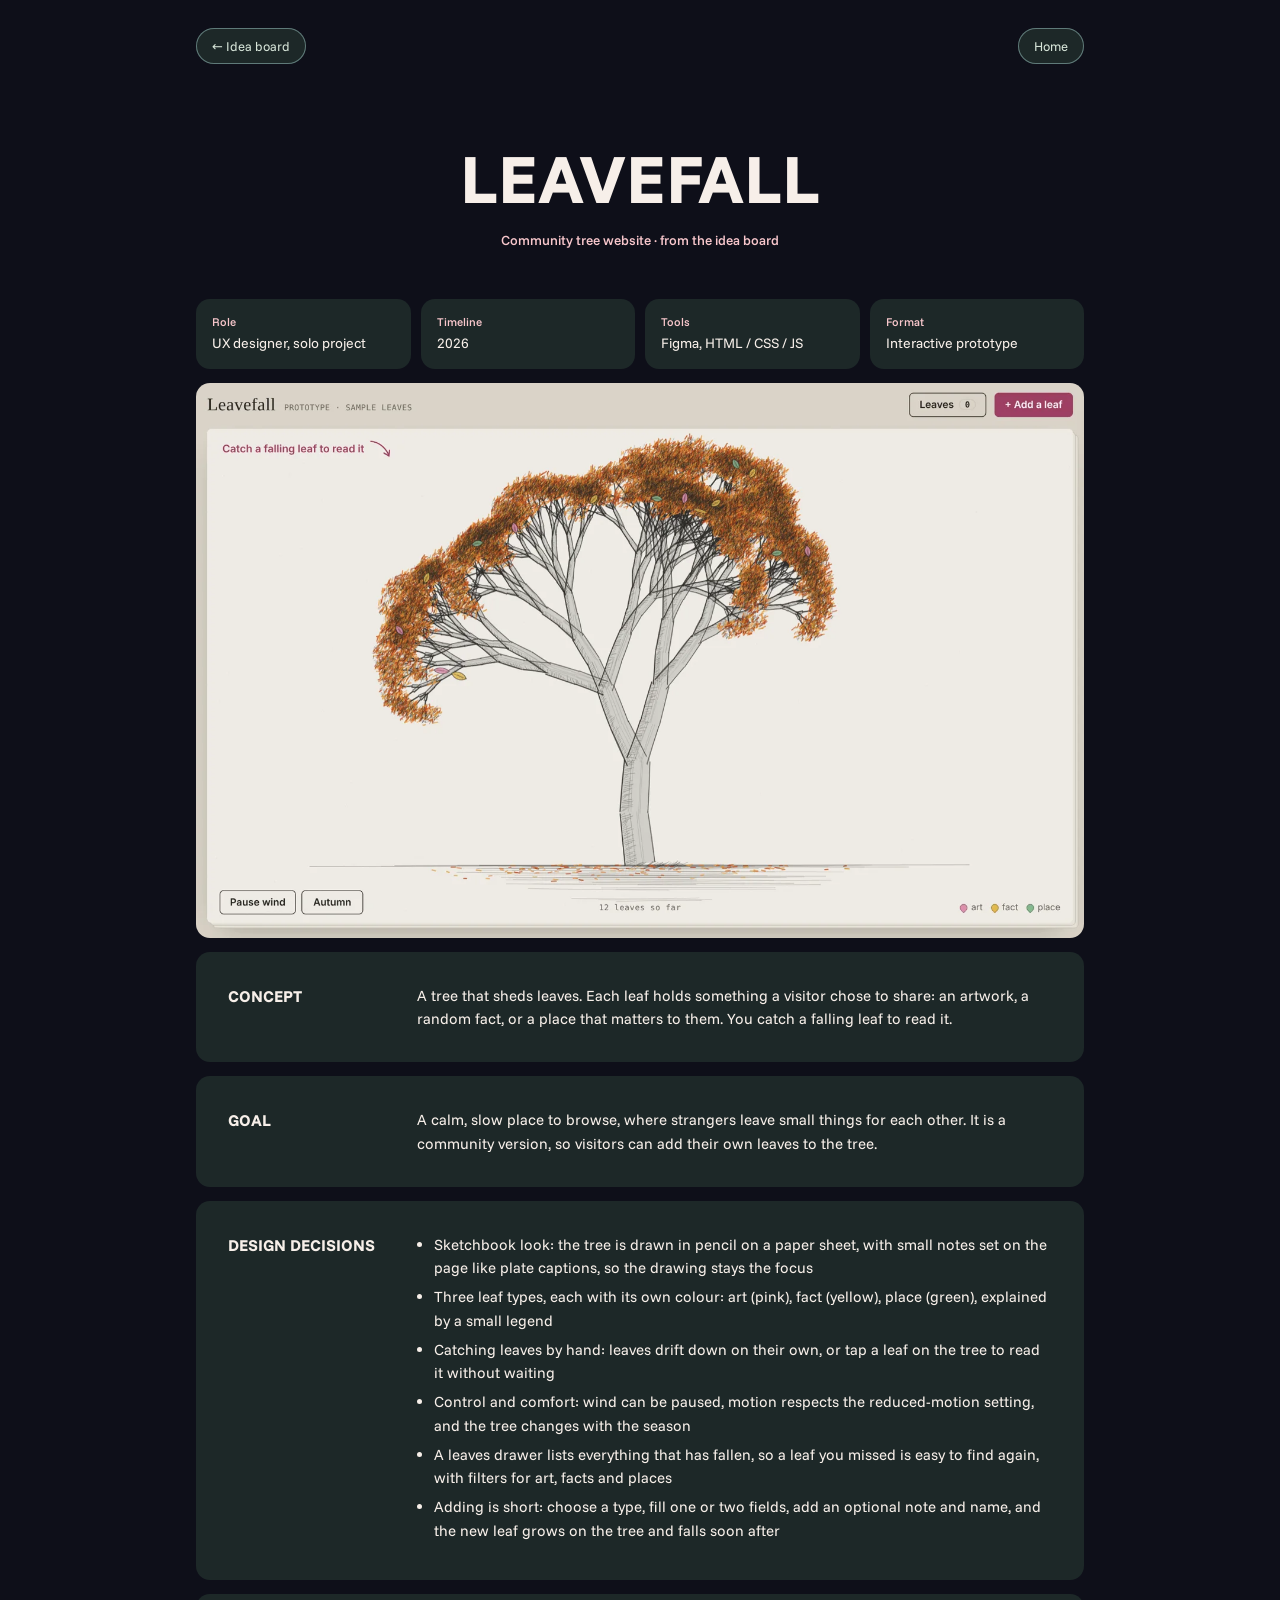
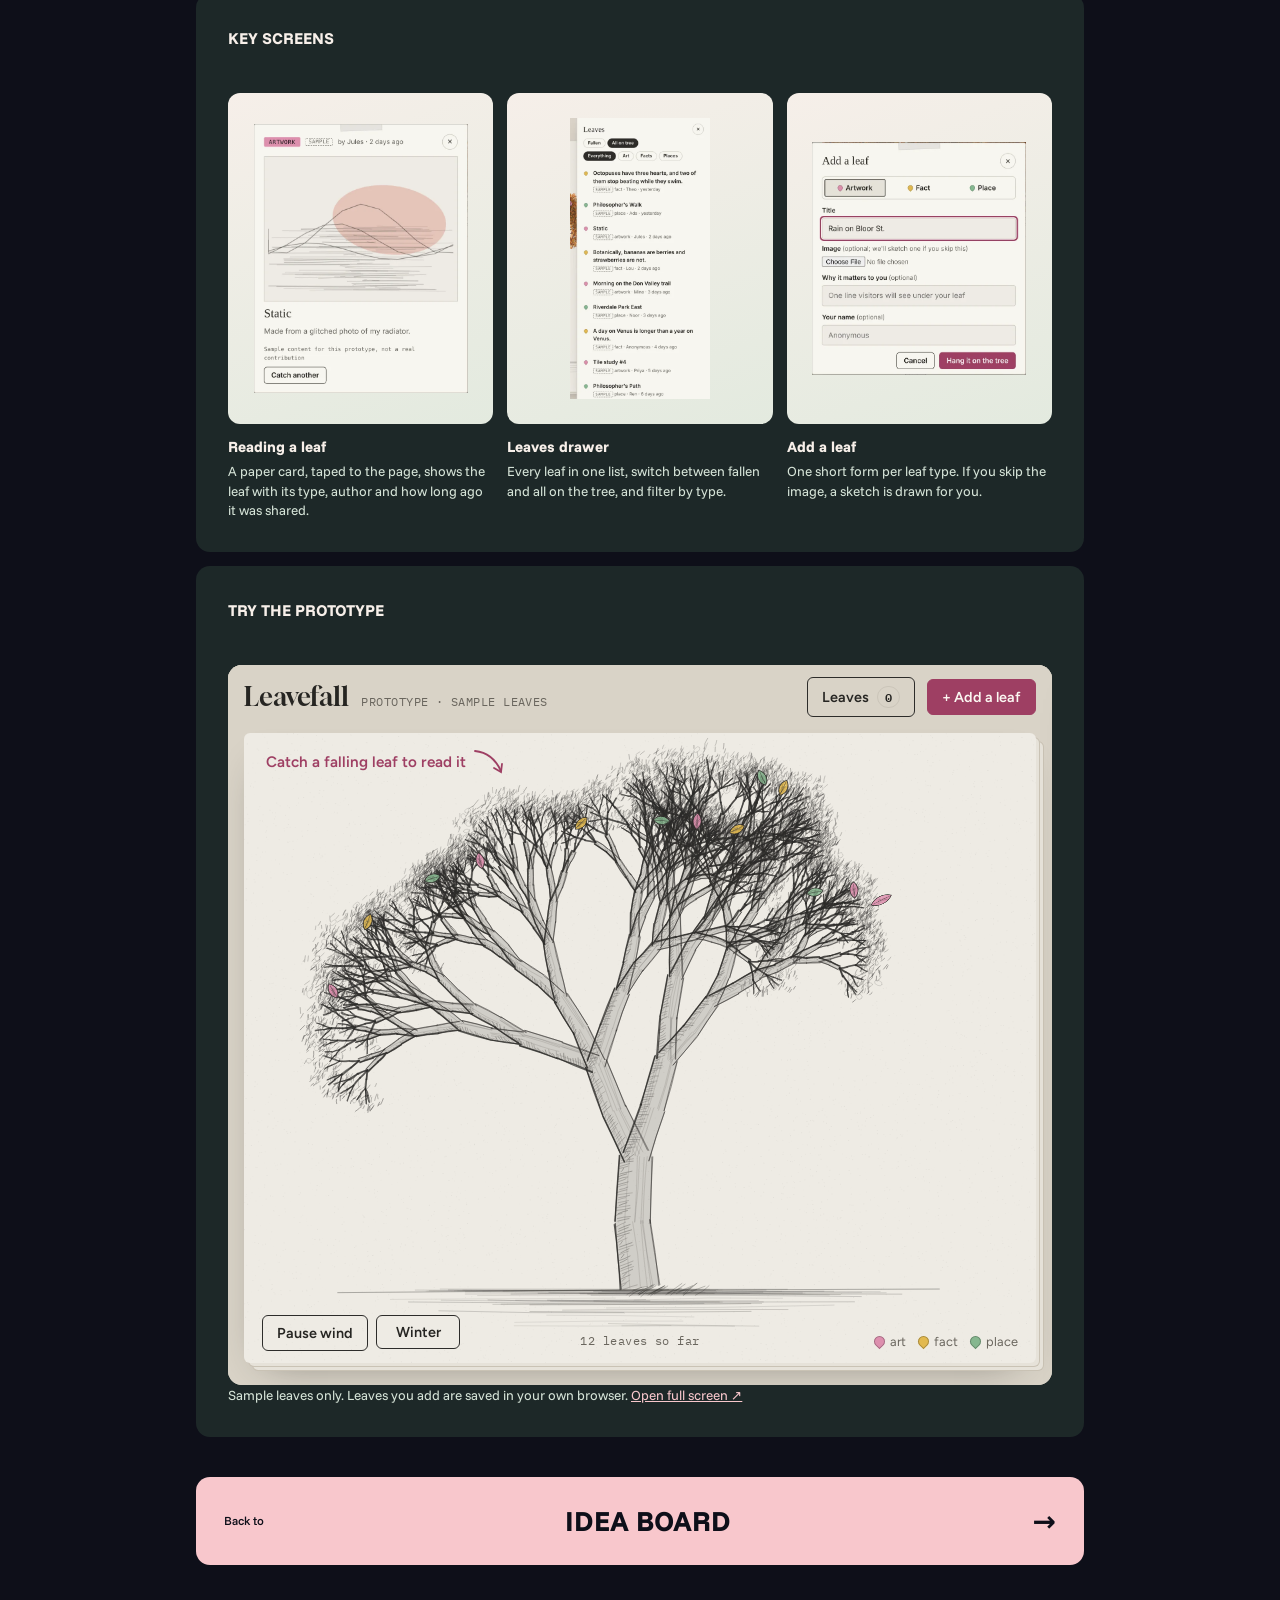
<file: leavefall.html>
<!DOCTYPE html>
<html lang="en">
<head>
  <meta charset="utf-8">
  <meta name="viewport" content="width=device-width, initial-scale=1">
  <title>Leavefall | Owen O'Keefe</title>
  <meta name="description" content="Leavefall: a community tree where every falling leaf holds an artwork, a fact or a place.">
  <link rel="stylesheet" href="project.css">
  <script>
    document.documentElement.classList.add('js');
    try {
      var c = sessionStorage.getItem('wipe');
      if (c) { sessionStorage.removeItem('wipe'); document.documentElement.style.setProperty('--wipe', c); document.documentElement.classList.add('entering'); }
    } catch (e) {}
  </script>
</head>
<body class="proj">
  <div class="wipe" aria-hidden="true"></div>

  <main class="wrap">
    <div class="s-top"><a href="idea-board.html" data-wipe="#0e0f19">← Idea board</a><a href="index.html" data-wipe="#0e0f19">Home</a></div>

    <header class="phead">
      <h1 class="s-title">Leavefall</h1>
      <hr class="s-rule">
      <p class="s-lede">Community tree website · from the idea board</p>
    </header>

    <dl class="facts">
      <div><dt>Role</dt><dd>UX designer, solo project</dd></div>
      <div><dt>Timeline</dt><dd>2026</dd></div>
      <div><dt>Tools</dt><dd>Figma, HTML / CSS / JS</dd></div>
      <div><dt>Format</dt><dd>Interactive prototype</dd></div>
    </dl>

    <img class="shot" src="img/pf-hero.webp" alt="Pencil-sketch autumn tree with small coloured leaves, and a few leaves drifting down">

    <section class="row reveal" aria-label="Concept">
      <h2>Concept</h2>
      <p>A tree that sheds leaves. Each leaf holds something a visitor chose to share: an artwork, a random fact, or a place that matters to them. You catch a falling leaf to read it.</p>
    </section>

    <section class="row reveal" aria-label="Goal">
      <h2>Goal</h2>
      <p>A calm, slow place to browse, where strangers leave small things for each other. It is a community version, so visitors can add their own leaves to the tree.</p>
    </section>

    <section class="row reveal" aria-label="Design decisions">
      <h2>Design decisions</h2>
      <div>
        <ul>
          <li>Sketchbook look: the tree is drawn in pencil on a paper sheet, with small notes set on the page like plate captions, so the drawing stays the focus</li>
          <li>Three leaf types, each with its own colour: art (pink), fact (yellow), place (green), explained by a small legend</li>
          <li>Catching leaves by hand: leaves drift down on their own, or tap a leaf on the tree to read it without waiting</li>
          <li>Control and comfort: wind can be paused, motion respects the reduced-motion setting, and the tree changes with the season</li>
          <li>A leaves drawer lists everything that has fallen, so a leaf you missed is easy to find again, with filters for art, facts and places</li>
          <li>Adding is short: choose a type, fill one or two fields, add an optional note and name, and the new leaf grows on the tree and falls soon after</li>
        </ul>
      </div>
    </section>

    <section class="row stack reveal" aria-label="Key screens">
      <h2>Key screens</h2>
      <div class="screens">
        <figure class="screen"><span class="ph"><img src="img/pf-card.webp" alt="Leaf card showing a sketched artwork called Static, with its author and a Catch another button" loading="lazy"></span><figcaption><b>Reading a leaf</b>A paper card, taped to the page, shows the leaf with its type, author and how long ago it was shared.</figcaption></figure>
        <figure class="screen"><span class="ph"><img src="img/pf-list.webp" alt="Leaves drawer listing facts, places and artworks with colour-coded markers" loading="lazy"></span><figcaption><b>Leaves drawer</b>Every leaf in one list, switch between fallen and all on the tree, and filter by type.</figcaption></figure>
        <figure class="screen"><span class="ph"><img src="img/pf-add.webp" alt="Add a leaf form with Artwork, Fact and Place options and a title field" loading="lazy"></span><figcaption><b>Add a leaf</b>One short form per leaf type. If you skip the image, a sketch is drawn for you.</figcaption></figure>
      </div>
    </section>

    <section class="row stack reveal" id="try" aria-label="Try it">
      <h2>Try the prototype</h2>
      <div class="demo-wrap">
        <iframe class="demo" src="leavefall-app.html" title="Leavefall interactive prototype" loading="lazy"></iframe>
        <p class="demo-note">Sample leaves only. Leaves you add are saved in your own browser. <a href="leavefall-app.html" target="_blank" rel="noopener">Open full screen ↗</a></p>
      </div>
    </section>

    <a class="next" href="idea-board.html" data-wipe="#0e0f19"><small>Back to</small>Idea board</a>
  </main>

  <script src="script.js"></script>
</body>
</html>
</file>
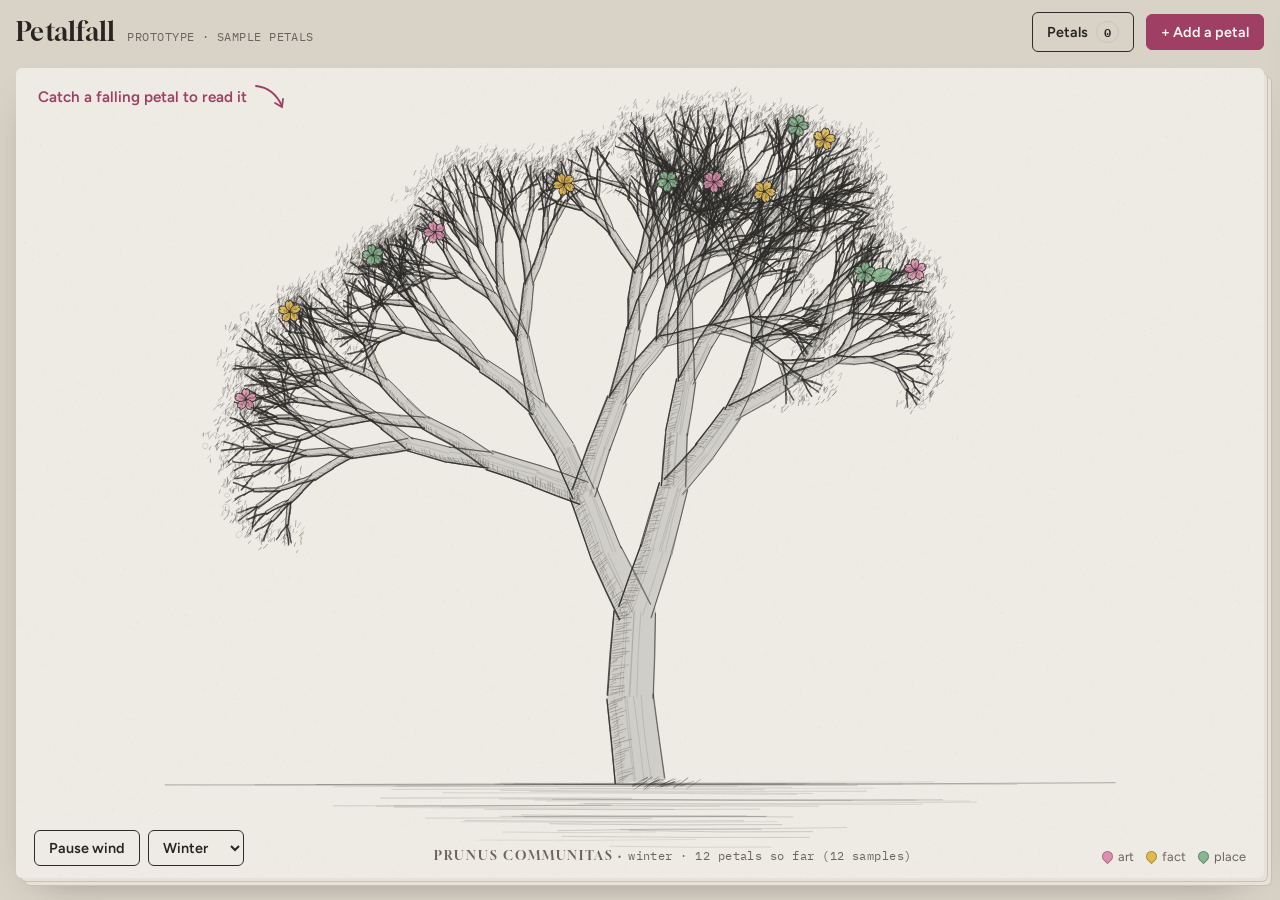
<file: petalfall-app.html>
<!doctype html><html><head><meta charset=utf8><meta name=viewport content="width=device-width,initial-scale=1,viewport-fit=cover"><style>:root{color-scheme:light;box-sizing:border-box;padding-top:env(safe-area-inset-top,0px);padding-bottom:env(safe-area-inset-bottom,0px)}html{scroll-padding-top:env(safe-area-inset-top,0px)}body{margin:0;padding:0;font:14px -apple-system,BlinkMacSystemFont,sans-serif;background:#fff;color:#000}img{max-width:100%}[hidden]:not([hidden=until-found i]){display:none!important}</style></head><body>
<title>Petalfall</title>
<meta name="claude:viewport-fit-sides" content="cover">
<link rel="preconnect" href="https://fonts.googleapis.com">
<link rel="stylesheet" href="https://fonts.googleapis.com/css2?family=Gloock&family=Figtree:wght@400;500;600;700&family=IBM+Plex+Mono:wght@400;500&display=swap">
<style>
/* Layout: a sketchbook page. Thin header, the drawing fills the sheet, small annotations sit on the paper like plate notes. */
:root{
  --desk:#d9d3c7; --edge:#c9c2b4; --paper:#eeebe4; --paper2:#e6e2d9; --graphite:#2d2c2a; --ink:#262522; --muted:#6a665e; --line:#cbc5b9; --surface:#f7f5f0;
  --accent:#9e3f63; --accent-ink:#fbf7f2;
  --art:#dd8fae; --fact:#e2b94f; --place:#86b78f; --grain:0,0,0;
  --shadow:0 16px 40px -18px rgba(40,34,26,.4);
  --display:"Gloock", Georgia, "Times New Roman", serif;
  --body:"Figtree", system-ui, -apple-system, "Segoe UI", sans-serif;
  --mono:"IBM Plex Mono", ui-monospace, Menlo, Consolas, monospace;
}
@media (prefers-color-scheme: dark){:root:not([data-theme="light"]){
  --desk:#111112; --edge:#2e2e31; --paper:#1d1d1f; --paper2:#232326; --graphite:#d8d4cb; --ink:#ebe8e1; --muted:#a29d93; --line:#3a3936; --surface:#262628;
  --accent:#e58bad; --accent-ink:#1d1418;
  --art:#e597b7; --fact:#e8c460; --place:#93c49c; --grain:255,255,255;
  --shadow:0 16px 40px -18px rgba(0,0,0,.8); color-scheme:dark}}
:root[data-theme="dark"]{
  --desk:#111112; --edge:#2e2e31; --paper:#1d1d1f; --paper2:#232326; --graphite:#d8d4cb; --ink:#ebe8e1; --muted:#a29d93; --line:#3a3936; --surface:#262628;
  --accent:#e58bad; --accent-ink:#1d1418;
  --art:#e597b7; --fact:#e8c460; --place:#93c49c; --grain:255,255,255;
  --shadow:0 16px 40px -18px rgba(0,0,0,.8); color-scheme:dark}

[hidden]{display:none!important}
html,body{height:100%}
body{background:var(--desk);color:var(--ink);font-family:var(--body);font-size:15px;line-height:1.5;overflow:hidden}
.app{height:100%;display:flex;flex-direction:column}
header{display:flex;align-items:center;gap:12px;flex-wrap:wrap;padding-block:12px;
  padding-left:max(16px,env(safe-area-inset-left,0px));padding-right:max(16px,env(safe-area-inset-right,0px));
  background:var(--desk);position:relative;z-index:2}
.brand{display:flex;align-items:baseline;gap:12px;margin-right:auto;min-width:0}
.brand h1{font-family:var(--display);font-weight:400;font-size:1.6rem;margin:0;letter-spacing:.01em}
.brand .meta{font-family:var(--mono);font-size:.72rem;color:var(--muted);letter-spacing:.04em;text-transform:uppercase;white-space:nowrap}
.btn{font:600 .9rem var(--body);border-radius:6px;padding:8px 14px;border:1.5px solid var(--graphite);background:transparent;color:var(--ink);cursor:pointer;display:inline-flex;align-items:center;gap:8px}
.btn:hover{background:var(--paper2)}
.btn.primary{background:var(--accent);color:var(--accent-ink);border-color:var(--accent)}
.btn.primary:hover{filter:brightness(1.07);background:var(--accent)}
.btn:focus-visible,.chip:focus-visible,.seg label:focus-within,input:focus-visible,textarea:focus-visible,.item:focus-visible,.close:focus-visible{outline:3px solid var(--accent);outline-offset:2px}
.count{font-family:var(--mono);font-size:.76rem;border:1px solid var(--line);border-radius:999px;padding:0 7px;font-variant-numeric:tabular-nums}

.stage{flex:1;min-height:0;display:flex;padding-block:4px 22px;
  padding-left:max(16px,env(safe-area-inset-left,0px));padding-right:max(16px,env(safe-area-inset-right,0px))}
/* the drawing sheet, with two sheets peeking out underneath */
.sheet{position:relative;flex:1;min-width:0;background:var(--paper);border-radius:6px;
  box-shadow:4px 4px 0 -1px var(--paper2),4px 4px 0 0 var(--edge),8px 8px 0 -1px var(--paper2),8px 8px 0 0 var(--edge),0 18px 40px -22px rgba(0,0,0,.45)}
.pageno{position:absolute;top:14px;right:18px;font-family:var(--mono);font-size:.72rem;color:var(--muted);letter-spacing:.06em;pointer-events:none}
canvas#tree{position:absolute;inset:0;width:100%;height:100%;display:block;touch-action:manipulation}
.hint{position:absolute;left:22px;top:14px;font-family:var(--body);font-weight:600;font-size:.95rem;color:var(--accent);
  white-space:nowrap;max-width:calc(100% - 32px);pointer-events:none;display:flex;align-items:center;gap:6px}
.hint svg{width:34px;height:30px;flex:none}
.caption{position:absolute;left:0;right:0;bottom:12px;display:flex;justify-content:space-between;align-items:flex-end;gap:12px;pointer-events:none;padding-inline:18px 18px}
.caption .plate{font-family:var(--display);font-size:.82rem;letter-spacing:.14em;text-transform:uppercase;color:var(--muted);text-align:center;flex:1}
.caption .plate i{font-family:var(--mono);font-style:normal;font-size:.72rem;letter-spacing:.04em;text-transform:none}
.ctrls{display:flex;gap:8px;pointer-events:auto}
.season select{font:600 .9rem var(--body);color:var(--ink);background:var(--paper);border:1.5px solid var(--graphite);border-radius:6px;padding:7px 10px;cursor:pointer}
.season select:focus-visible{outline:3px solid var(--accent);outline-offset:2px}
.sr{position:absolute;width:1px;height:1px;overflow:hidden;clip:rect(0 0 0 0)}
.legend{display:flex;gap:12px;font-size:.8rem;color:var(--muted)}
.legend span{display:inline-flex;align-items:center;gap:5px}
.sw{width:11px;height:11px;border-radius:50% 50% 50% 0;transform:rotate(-45deg);display:inline-block;flex:none;box-shadow:inset 0 0 0 1px rgba(var(--grain),.25)}

/* overlays */
.scrim{position:fixed;inset:0;background:rgba(24,20,14,.38);display:flex;align-items:center;justify-content:center;z-index:20;
  padding-left:max(16px,env(safe-area-inset-left,0px));padding-right:max(16px,env(safe-area-inset-right,0px));padding-block:16px}
.card{background:var(--surface);color:var(--ink);border-radius:4px;box-shadow:var(--shadow);border:1px solid var(--line);width:100%;max-width:440px;max-height:100%;overflow:auto;
  animation:rise .28s cubic-bezier(.2,.8,.2,1);position:relative}
.card::before{content:"";position:absolute;top:-9px;left:50%;width:84px;height:20px;margin-left:-42px;background:rgba(var(--grain),.07);transform:rotate(-2deg);border:1px solid rgba(var(--grain),.06)}
@keyframes rise{from{transform:translateY(14px) rotate(.6deg);opacity:0}}
.card-head{display:flex;align-items:center;gap:10px;padding:20px 20px 0}
.badge{font:500 .72rem var(--mono);text-transform:uppercase;letter-spacing:.08em;padding:3px 10px;border-radius:3px;color:#22201c}
.badge.art{background:var(--art)} .badge.fact{background:var(--fact)} .badge.place{background:var(--place)}
.by{font-size:.85rem;color:var(--muted);margin-right:auto;min-width:0;overflow:hidden;text-overflow:ellipsis;white-space:nowrap}
.close{border:1px solid var(--line);background:transparent;color:var(--ink);width:32px;height:32px;border-radius:50%;cursor:pointer;font-size:1.1rem;line-height:1}
.card-body{padding:14px 20px 4px;display:flex;flex-direction:column;gap:10px}
.card-body h2{font-family:var(--display);font-weight:400;font-size:1.55rem;line-height:1.2;margin:0;text-wrap:balance}
.fact-text{font-family:var(--display);font-size:1.45rem;line-height:1.3;text-wrap:balance;margin:6px 0}
.art-frame{border:1px solid var(--line);padding:8px;background:var(--paper);aspect-ratio:4/3;max-width:100%;box-sizing:border-box}
.art-frame canvas,.art-frame img{width:100%;height:100%;display:block;object-fit:cover}
.note{color:var(--muted);margin:0}
.coords{font-family:var(--mono);font-size:.8rem;color:var(--muted);font-variant-numeric:tabular-nums}
.maplink{color:var(--accent);font-weight:600;text-decoration:none}
.maplink:hover{text-decoration:underline}
.card-foot{display:flex;gap:10px;justify-content:space-between;align-items:center;padding:14px 20px 18px;flex-wrap:wrap}
.small{font-family:var(--mono);font-size:.72rem;color:var(--muted)}
.sample{font:500 .66rem var(--mono);text-transform:uppercase;letter-spacing:.08em;border:1px dashed var(--muted);color:var(--muted);border-radius:3px;padding:1px 6px;white-space:nowrap}

/* add form */
form{display:flex;flex-direction:column;gap:14px}
.seg{display:grid;grid-template-columns:repeat(3,1fr);gap:6px;border:1px solid var(--line);padding:4px;border-radius:6px}
.seg input{position:absolute;opacity:0;pointer-events:none}
.seg label{text-align:center;padding:8px 4px;border-radius:4px;cursor:pointer;font-weight:600;font-size:.88rem;display:flex;gap:6px;justify-content:center;align-items:center}
.seg input:checked+label{background:var(--paper2);box-shadow:inset 0 0 0 1.5px var(--graphite)}
.field{display:flex;flex-direction:column;gap:5px}
.field label{font-size:.82rem;font-weight:600}
.field .opt{font-weight:400;color:var(--muted)}
input[type=text],textarea{font:inherit;color:var(--ink);background:var(--paper);border:1px solid var(--line);border-radius:4px;padding:9px 12px;width:100%;box-sizing:border-box}
textarea{resize:vertical;min-height:80px}
input[type=file]{font-size:.85rem;color:var(--muted)}
.counter{font-family:var(--mono);font-size:.72rem;color:var(--muted);align-self:flex-end;font-variant-numeric:tabular-nums}
.err{color:var(--accent);font-size:.85rem;margin:0}

/* drawer */
.drawer{position:fixed;top:0;right:0;bottom:0;width:min(380px,100%);background:var(--surface);z-index:15;box-shadow:var(--shadow);border-left:1px solid var(--line);
  display:flex;flex-direction:column;padding-top:env(safe-area-inset-top,0px);padding-bottom:env(safe-area-inset-bottom,0px);padding-right:env(safe-area-inset-right,0px);
  transform:translateX(105%);transition:transform .3s cubic-bezier(.2,.8,.2,1)}
.drawer.open{transform:none}
.drawer-head{display:flex;align-items:center;gap:10px;padding:16px 18px 10px}
.drawer-head h2{font-family:var(--display);font-weight:400;font-size:1.35rem;margin:0;margin-right:auto}
.tabs,.chips{display:flex;gap:6px;padding:0 18px 10px;flex-wrap:wrap}
.chip{font:600 .8rem var(--body);border:1px solid var(--line);background:transparent;color:var(--ink);border-radius:999px;padding:5px 12px;cursor:pointer}
.chip[aria-pressed="true"]{background:var(--graphite);color:var(--paper);border-color:var(--graphite)}
.list{flex:1;overflow:auto;padding:4px 10px 18px;display:flex;flex-direction:column;gap:2px}
.item{display:grid;grid-template-columns:14px 1fr;gap:12px;align-items:start;padding:10px;border-radius:6px;cursor:pointer;border:0;background:transparent;color:var(--ink);text-align:left;font:inherit}
.item:hover{background:var(--paper2)}
.item .sw{margin-top:6px}
.item b{font-weight:600;min-width:0;overflow:hidden;display:-webkit-box;-webkit-line-clamp:2;-webkit-box-orient:vertical}
.item small{color:var(--muted);font-size:.78rem}
.empty{color:var(--muted);padding:24px 18px;font-size:.9rem}

.toast{position:fixed;left:50%;bottom:calc(20px + env(safe-area-inset-bottom,0px));transform:translateX(-50%);background:var(--graphite);color:var(--paper);
  padding:10px 16px;border-radius:6px;font-size:.9rem;z-index:30;box-shadow:var(--shadow);max-width:calc(100% - 32px)}

@media (max-width:620px){
.caption{padding-inline:18px 12px}.hint{left:20px}
  .brand .meta,.legend,.caption .plate{display:none}
  .caption{justify-content:space-between}
  .btn{padding:8px 11px}
}
@media (prefers-reduced-motion:reduce){.card,.drawer{animation:none;transition:none}}
</style>

<div class="app">
  <header>
    <div class="brand">
      <h1>Petalfall</h1>
      <span class="meta" id="metaLine">Prototype · sample petals</span>
    </div>
    <button class="btn" id="openDrawer" type="button">Petals <span class="count" id="fallenCount">0</span></button>
    <button class="btn primary" id="openAdd" type="button">+ Add a petal</button>
  </header>
  <div class="stage"><div class="sheet" id="stage">
    <canvas id="tree" aria-label="A pencil sketch of a tree. Coloured petals fall from it; select one to read it." role="img"></canvas>
    <div class="hint" id="hint">
      <span id="hintText">Catch a falling petal to read it</span>
      <svg viewBox="0 0 34 30" fill="none" stroke="currentColor" stroke-width="1.8" stroke-linecap="round" aria-hidden="true"><path d="M3 4c10 1 20 7 26 20"/><path d="M22 21l7 4 1-8"/></svg>
    </div>
    <div class="caption">
      <div class="ctrls"><button class="btn wind" id="wind" type="button" aria-pressed="false">Pause wind</button>
        <label class="season"><span class="sr">Season</span><select id="season">
          <option value="spring">Spring</option><option value="summer">Summer</option><option value="autumn">Autumn</option><option value="winter">Winter</option>
        </select></label></div>
      <div class="plate">Prunus communitas · <i id="plateCount">12 petals so far</i></div>
      <div class="legend" aria-hidden="true">
        <span><i class="sw" style="background:var(--art)"></i>art</span>
        <span><i class="sw" style="background:var(--fact)"></i>fact</span>
        <span><i class="sw" style="background:var(--place)"></i>place</span>
      </div>
    </div>
  </div></div>
</div>

<div class="scrim" id="cardScrim" hidden>
  <div class="card" role="dialog" aria-modal="true" aria-labelledby="cardTitle" id="card"></div>
</div>

<div class="scrim" id="addScrim" hidden>
  <div class="card" role="dialog" aria-modal="true" aria-labelledby="addTitle">
    <div class="card-head">
      <h2 id="addTitle" style="font-family:var(--display);font-weight:400;font-size:1.45rem;margin:0;margin-right:auto">Add a petal</h2>
      <button class="close" type="button" data-close aria-label="Close">×</button>
    </div>
    <div class="card-body">
      <form id="addForm" novalidate>
        <div class="seg" role="radiogroup" aria-label="Petal type">
          <input type="radio" name="ptype" id="t-art" value="art" checked><label for="t-art"><i class="sw" style="background:var(--art)"></i>Artwork</label>
          <input type="radio" name="ptype" id="t-fact" value="fact"><label for="t-fact"><i class="sw" style="background:var(--fact)"></i>Fact</label>
          <input type="radio" name="ptype" id="t-place" value="place"><label for="t-place"><i class="sw" style="background:var(--place)"></i>Place</label>
        </div>
        <div data-for="art" class="fields">
          <div class="field"><label for="artTitle">Title</label><input type="text" id="artTitle" maxlength="60" placeholder="Rain on Bloor St."></div>
          <div class="field" style="margin-top:12px"><label for="artFile">Image <span class="opt">(optional; we'll sketch one if you skip this)</span></label><input type="file" id="artFile" accept="image/*"></div>
        </div>
        <div data-for="fact" class="fields" hidden>
          <div class="field"><label for="factText">Your fact</label><textarea id="factText" maxlength="200" placeholder="Sea otters hold hands while they sleep so they don't drift apart."></textarea><span class="counter" id="factCount">0 / 200</span></div>
          <div class="field"><label for="factSource">Source <span class="opt">(optional)</span></label><input type="text" id="factSource" maxlength="80" placeholder="Vancouver Aquarium"></div>
        </div>
        <div data-for="place" class="fields" hidden>
          <div class="field"><label for="placeName">Place</label><input type="text" id="placeName" maxlength="60" placeholder="Trinity Bellwoods Park"></div>
          <div class="field" style="margin-top:12px"><label for="placeRegion">City or region <span class="opt">(optional)</span></label><input type="text" id="placeRegion" maxlength="60" placeholder="Toronto"></div>
        </div>
        <div class="field"><label for="note">Why it matters to you <span class="opt">(optional)</span></label><input type="text" id="note" maxlength="120" placeholder="One line visitors will see under your petal"></div>
        <div class="field"><label for="author">Your name <span class="opt">(optional)</span></label><input type="text" id="author" maxlength="30" placeholder="Anonymous"></div>
        <p class="err" id="formErr" hidden></p>
        <div style="display:flex;justify-content:flex-end;gap:10px;padding-bottom:6px">
          <button class="btn" type="button" data-close>Cancel</button>
          <button class="btn primary" type="submit">Hang it on the tree</button>
        </div>
      </form>
    </div>
  </div>
</div>

<aside class="drawer" id="drawer" aria-label="Petals" aria-hidden="true">
  <div class="drawer-head"><h2>Petals</h2><button class="close" type="button" id="closeDrawer" aria-label="Close petals">×</button></div>
  <div class="tabs" role="group" aria-label="Which petals">
    <button class="chip" type="button" data-tab="fallen" aria-pressed="true">Fallen</button>
    <button class="chip" type="button" data-tab="all" aria-pressed="false">All on tree</button>
  </div>
  <div class="chips" role="group" aria-label="Filter by type">
    <button class="chip" type="button" data-filter="all" aria-pressed="true">Everything</button>
    <button class="chip" type="button" data-filter="art" aria-pressed="false">Art</button>
    <button class="chip" type="button" data-filter="fact" aria-pressed="false">Facts</button>
    <button class="chip" type="button" data-filter="place" aria-pressed="false">Places</button>
  </div>
  <div class="list" id="list"></div>
</aside>

<div class="toast" id="toast" role="status" hidden></div>

<script>
(() => {
const SAMPLE = [
  {id:"s1",type:"art",title:"Morning on the Don Valley trail",author:"Mina",note:"Painted after a 6am run.",seed:11,days:3},
  {id:"s2",type:"fact",text:"Octopuses have three hearts, and two of them stop beating while they swim.",source:"Smithsonian Ocean",author:"Theo",days:1},
  {id:"s3",type:"place",name:"Philosopher's Path",region:"Kyoto, Japan",lat:35.0270,lng:135.7948,note:"The canal turns pink in early April.",author:"Ren",days:6},
  {id:"s4",type:"art",title:"Static",author:"Jules",note:"Made from a glitched photo of my radiator.",seed:42,days:2},
  {id:"s5",type:"fact",text:"A day on Venus is longer than a year on Venus.",source:"NASA",author:"Anonymous",days:4},
  {id:"s6",type:"place",name:"Dallas Road cliffs",region:"Victoria, BC",lat:48.4078,lng:-123.3610,note:"Best place to watch storms roll in off the strait.",author:"Sam",days:8},
  {id:"s7",type:"art",title:"Tile study #4",author:"Priya",note:"",seed:77,days:5},
  {id:"s8",type:"fact",text:"Botanically, bananas are berries and strawberries are not.",source:"",author:"Lou",days:2},
  {id:"s9",type:"place",name:"Philosopher's Walk",region:"Toronto, ON",lat:43.6675,lng:-79.3953,note:"Quiet shortcut between classes.",author:"Ada",days:1},
  {id:"s10",type:"fact",text:"Toronto's PATH network has over 30 km of underground walkways.",source:"City of Toronto",author:"Kai",days:9},
  {id:"s11",type:"place",name:"Riverdale Park East",region:"Toronto, ON",lat:43.6690,lng:-79.3540,note:"Skyline at sunset from the top of the hill.",author:"Noor",days:3},
  {id:"s12",type:"art",title:"Kitchen window, February",author:"Eli",note:"Gouache, about 20 minutes.",seed:5,days:7}
].map(p => ({...p, example:true, created: Date.now() - p.days*864e5}));

const store = {
  get(k,d){try{const v=localStorage.getItem(k);return v?JSON.parse(v):d}catch(e){return d}},
  set(k,v){try{localStorage.setItem(k,JSON.stringify(v))}catch(e){}}
};
let mine = store.get("petalfall-mine", []);
let petals = [...SAMPLE, ...mine];
let fallenIds = new Set();
let seenHint = store.get("petalfall-hint", false);

const reduce = matchMedia("(prefers-reduced-motion: reduce)");
let paused = reduce.matches;

const stage = document.getElementById("stage");
const cv = document.getElementById("tree");
const ctx = cv.getContext("2d");
let W=0,H=0,DPR=1, groundY=0;
let segs=[], tips=[], blooms=[], falling=[], landed=[];
let colors={}, sprites={};

function readColors(){
  const s=getComputedStyle(document.documentElement);
  ["paper","graphite","art","fact","place","accent","grain"].forEach(k=>colors[k]=s.getPropertyValue("--"+k).trim());
  buildSprites();
}
function rng(seed){let s=seed%2147483647;if(s<=0)s+=2147483646;return()=>(s=s*16807%2147483647,(s-1)/2147483646)}

// ---------- seasons ----------
// foliage colours per season; the season follows today's date (northern hemisphere) unless the viewer picks one
const SEASONS={
  spring:{label:"Spring",leaves:["#f2b3c7","#e894b0","#f6cdd9","#d9799c"],density:1,shape:"petal",ground:.15},
  summer:{label:"Summer",leaves:["#7fa865","#5d8c4b","#9cbf73","#4c7a3e"],density:1.1,shape:"leaf",ground:.1},
  autumn:{label:"Autumn",leaves:["#e07a2e","#c9561f","#eda048","#b5421a","#d9922f"],density:.85,shape:"leaf",ground:.9},
  winter:{label:"Winter",leaves:[],density:.25,shape:"petal",ground:0}
};
function seasonFor(d){const m=d.getMonth();return m<2||m===11?"winter":m<5?"spring":m<8?"summer":"autumn"}
let season=seasonFor(new Date());

// ---------- pencil primitives ----------
function stroke(c,r,x1,y1,x2,y2,w,a,j){
  c.globalAlpha=a; c.lineWidth=w; c.beginPath();
  c.moveTo(x1+(r()-.5)*j,y1+(r()-.5)*j);
  c.quadraticCurveTo((x1+x2)/2+(r()-.5)*j*2,(y1+y2)/2+(r()-.5)*j*2,x2+(r()-.5)*j,y2+(r()-.5)*j);
  c.stroke();
}
function petalPath(c,s){
  c.beginPath(); c.moveTo(0,s);
  c.bezierCurveTo(-s*0.95,s*0.35,-s*0.85,-s*0.7,-s*0.18,-s);
  c.lineTo(0,-s*0.72); c.lineTo(s*0.18,-s);
  c.bezierCurveTo(s*0.85,-s*0.7,s*0.95,s*0.35,0,s); c.closePath();
}
function leafPath(c,s){
  c.beginPath(); c.moveTo(0,s);
  c.bezierCurveTo(-s*0.75,s*0.35,-s*0.6,-s*0.55,0,-s*1.05);
  c.bezierCurveTo(s*0.6,-s*0.55,s*0.75,s*0.35,0,s); c.closePath();
}
// coloured-pencil sprite: hatched fill + graphite outline; petal or leaf shape
function petalSprite(color,s,seed,shape){
  const path=shape==="leaf"?leafPath:petalPath;
  const pad=4, size=(s+pad)*2, c=document.createElement("canvas"), d=2;
  c.width=c.height=size*d; const x=c.getContext("2d"); x.scale(d,d); x.translate(size/2,size/2);
  const r=rng(seed);
  x.save(); path(x,s); x.clip();
  x.globalAlpha=.55; x.fillStyle=color; path(x,s); x.fill();
  x.strokeStyle=color; x.lineCap="round";
  for(let i=-s*2;i<s*2;i+=1.7) stroke(x,r,i-s,s+2,i+s,-s-2,1.1,.85,0.8);
  x.strokeStyle=colors.graphite;
  for(let i=0;i<6;i++) stroke(x,r,-s*.1+(r()-.5)*s*.4,s*.6,(r()-.5)*s*.5,-s*.3,.5,.18,1);
  x.restore();
  x.strokeStyle=colors.graphite; x.lineCap="round"; x.lineJoin="round";
  for(let p=0;p<2;p++){x.save();x.translate((r()-.5)*.8,(r()-.5)*.8);x.globalAlpha=p?.35:.75;x.lineWidth=p?.6:.9;path(x,s);x.stroke();x.restore()}
  if(shape==="leaf"){x.globalAlpha=.6;x.lineWidth=.6;stroke(x,r,0,s*.95,0,-s*.8,.6,.6,.6)}
  return {c,size};
}
function buildSprites(){
  ["art","fact","place"].forEach((t,i)=>{
    const sh=SEASONS[season].shape;
    sprites[t]={fall:petalSprite(colors[t],11,3+i,sh),big:petalSprite(colors[t],14,7+i,sh),bloom:petalSprite(colors[t],5.6,11+i,"petal")};
  });
}
readColors();
const reTheme=()=>{readColors();drawTreeLayer()};
matchMedia("(prefers-color-scheme: dark)").addEventListener("change",reTheme);
new MutationObserver(reTheme).observe(document.documentElement,{attributes:true,attributeFilter:["data-theme"]});

// ---------- tree ----------
const treeLayer=document.createElement("canvas"), tctx=treeLayer.getContext("2d");
function buildTree(){
  const r=rng(23); segs=[]; tips=[];
  groundY = H - Math.max(58, H*0.12);
  const scale = Math.min(W*0.95, H*1.1);
  const trunk = scale*0.19;
  function br(x,y,a,len,wd,d){
    // slight bend: split into two sub-segments
    const bend=(r()-.5)*0.18;
    const mx=x+Math.cos(a+bend)*len*.5, my=y+Math.sin(a+bend)*len*.5;
    const x2=mx+Math.cos(a-bend)*len*.5, y2=my+Math.sin(a-bend)*len*.5;
    segs.push({x,y,x2:mx,y2:my,w1:wd,w2:wd*.92,d});
    segs.push({x:mx,y:my,x2,y2,w1:wd*.92,w2:wd*.84,d});
    if(d>=8||len<scale*0.018){tips.push({x:x2,y:y2,a});return}
    const n = d<1?2:(r()<0.32?3:2);
    for(let i=0;i<n;i++){
      const spread=(i-(n-1)/2)*(d<2?0.66:0.52);
      br(x2,y2,a+spread+(r()-0.5)*0.4,len*(0.7+r()*0.12),wd*0.69,d+1);
    }
  }
  br(W/2,groundY,-Math.PI/2+(r()-0.5)*0.06,trunk,Math.max(11,scale*0.056),0);
  assignBlooms();
  drawTreeLayer();
}
function assignBlooms(){
  const sorted=[...tips].sort((a,b)=>a.x-b.x||a.y-b.y);
  const prev=new Map(blooms.map(b=>[b.petal.id,b]));
  blooms = petals.map((p,i)=>{
    const t=sorted[Math.floor((i+0.5)*sorted.length/petals.length)] || sorted[0];
    const old=prev.get(p.id);
    return {x:t.x,y:t.y,petal:p,grow: old?old.grow:1, phase:i*1.7, rot:(i*2.39)%6.28};
  });
  document.getElementById("plateCount").textContent = SEASONS[season].label.toLowerCase()+" · "+petals.length+" petals so far ("+petals.filter(p=>p.example).length+" samples)";
}
function drawTreeLayer(){
  if(!W) return;
  treeLayer.width=W*DPR; treeLayer.height=H*DPR;
  const c=tctx; c.setTransform(DPR,0,0,DPR,0,0); c.clearRect(0,0,W,H);
  const r=rng(101);
  // paper grain
  c.fillStyle=`rgba(${colors.grain},1)`;
  for(let i=0;i<W*H/55;i++){c.globalAlpha=r()*.05;c.fillRect(r()*W,r()*H,1,1)}
  c.globalAlpha=1;
  c.strokeStyle=colors.graphite; c.lineCap="round";
  // ground: loose hatching
  for(let i=0;i<46;i++){
    const y=groundY+2+r()*r()*(H-groundY-24), span=(1-(y-groundY)/(H-groundY))*W*.42+40;
    const cx=W/2+(r()-.5)*span*.6;
    stroke(c,r,cx-span*(.2+r()*.3),y,cx+span*(.2+r()*.3),y+(r()-.5)*3,.7,.12+r()*.18,2);
  }
  stroke(c,r,W*.12,groundY+4,W*.88,groundY+2,1,.35,4);
  // trunk shadow scribble
  for(let i=0;i<30;i++){const x=W/2+(r()-.2)*70;stroke(c,r,x,groundY+3+r()*6,x+14,groundY-4+r()*6,.8,.35,1.5)}
  // branches (tonal fill drawn on its own layer so overlaps don't darken the joints)
  const fill=document.createElement("canvas"); fill.width=W*DPR; fill.height=H*DPR;
  const fx=fill.getContext("2d"); fx.setTransform(DPR,0,0,DPR,0,0); fx.fillStyle=colors.graphite;
  segs.forEach(s=>{
    const dx=s.x2-s.x, dy=s.y2-s.y, len=Math.hypot(dx,dy)||1, nx=-dy/len, ny=dx/len;
    if(s.w1>3.2){
      const a=s.w1/2, b=s.w2/2;
      // light tonal fill
      fx.beginPath();
      fx.moveTo(s.x+nx*a,s.y+ny*a); fx.lineTo(s.x2+nx*b,s.y2+ny*b); fx.lineTo(s.x2-nx*b,s.y2-ny*b); fx.lineTo(s.x-nx*a,s.y-ny*a); fx.fill();
      fx.beginPath(); fx.arc(s.x2,s.y2,b,0,7); fx.fill();
      // edges, darker on the right (shadow side)
      for(let p=0;p<2;p++){
        stroke(c,r,s.x+nx*a,s.y+ny*a,s.x2+nx*b,s.y2+ny*b,.9,.55,1.2);
        stroke(c,r,s.x-nx*a,s.y-ny*a,s.x2-nx*b,s.y2-ny*b,1.2,.75,1.2);
      }
      // bark hatching on the shadow side
      const n=Math.floor(len/2.6);
      for(let i=0;i<n;i++){
        const t=i/n, w=a+(b-a)*t, px=s.x+dx*t, py=s.y+dy*t;
        const from=-w+r()*w*.2, to=-w*(.1+r()*.6);
        stroke(c,r,px+nx*from,py+ny*from,px+nx*to+dx/len*3,py+ny*to+dy/len*3,.6,.3+r()*.25,.8);
      }
      // vertical bark lines
      for(let k=0;k<Math.min(5,Math.floor(a/2));k++){const o=(r()-.5)*a*1.4;stroke(c,r,s.x+nx*o,s.y+ny*o,s.x2+nx*o*b/a,s.y2+ny*o*b/a,.5,.25,2)}
    } else {
      for(let p=0;p<2;p++) stroke(c,r,s.x,s.y,s.x2+(r()-.5),s.y2+(r()-.5),Math.max(.6,s.w1*.55),.5+r()*.25,.9);
    }
  });
  c.save(); c.setTransform(1,0,0,1,0,0); c.globalAlpha=.15; c.drawImage(fill,0,0); c.restore();
  // foliage: coloured-pencil marks in the season's palette, then graphite ticks, darker underneath
  const S=SEASONS[season];
  if(S.leaves.length){
    tips.forEach(t=>{
      const cx=t.x+Math.cos(t.a)*4, cy=t.y-4;
      for(let i=0;i<Math.round(40*S.density);i++){
        const ang=r()*6.28, rad=Math.sqrt(r()), x=cx+Math.cos(ang)*18*rad, y=cy+Math.sin(ang)*13*rad;
        const dir=-0.9+(r()-.5)*1.4, l=3+r()*5;
        c.strokeStyle=S.leaves[Math.floor(r()*S.leaves.length)];
        stroke(c,r,x,y,x+Math.cos(dir)*l,y+Math.sin(dir)*l,1.6,.55+r()*.35,.8);
      }
    });
    // fallen leaves gathered on the ground
    for(let i=0;i<Math.round(160*S.ground);i++){
      const x=W/2+(r()-.5)*W*.5*(.4+r()*.6), y=groundY+2+r()*r()*28;
      c.strokeStyle=S.leaves[Math.floor(r()*S.leaves.length)];
      stroke(c,r,x,y,x+3+r()*4,y+(r()-.5)*2,1.6,.5+r()*.4,.6);
    }
    c.strokeStyle=colors.graphite;
  }
  tips.forEach(t=>{
    const cx=t.x+Math.cos(t.a)*4, cy=t.y-4, rx=13+r()*8, ry=9+r()*6;
    for(let i=0;i<Math.round(34*Math.max(.35,S.density*.8));i++){
      const ang=r()*6.28, rad=Math.sqrt(r());
      const x=cx+Math.cos(ang)*rx*rad, y=cy+Math.sin(ang)*ry*rad;
      const dir=-1.1+(r()-.5)*1.2, l=2.5+r()*4;
      const under=y>cy+ry*.2;
      stroke(c,r,x,y,x+Math.cos(dir)*l,y+Math.sin(dir)*l,.7,under?.55:.25+r()*.2,.6);
    }
    for(let i=0;i<(S.leaves.length?6:1);i++){ // little scribble loops
      const x=cx+(r()-.5)*rx*1.4, y=cy+(r()-.5)*ry*1.2;
      c.globalAlpha=.22; c.lineWidth=.6; c.beginPath(); c.ellipse(x,y,2+r()*2,1.5+r()*1.5,r()*3,0,6.28); c.stroke();
    }
  });
  c.globalAlpha=1;
}

function drawSprite(sp,x,y,rot,scale,alpha){
  ctx.save(); ctx.globalAlpha=alpha; ctx.translate(x,y); ctx.rotate(rot); ctx.scale(scale,scale);
  ctx.drawImage(sp.c,-sp.size/2,-sp.size/2,sp.size,sp.size); ctx.restore();
}
function drawBlossom(b,t){
  const g=b.grow<1?easeOut(b.grow):1;
  const bob=reduce.matches?0:Math.sin(t/1100+b.phase)*1;
  const sp=sprites[b.petal.type].bloom, hov=b===hoverBloom;
  for(let i=0;i<5;i++){
    const a=b.rot+i*Math.PI*2/5;
    drawSprite(sp,b.x+Math.sin(a)*5.6*g,b.y+bob-Math.cos(a)*5.6*g,a,g*(hov?1.25:1),1);
  }
  ctx.fillStyle=colors.graphite; ctx.globalAlpha=.7; ctx.beginPath(); ctx.arc(b.x,b.y+bob,1.6*g,0,7); ctx.fill(); ctx.globalAlpha=1;
  if(hov){ // pencil circle around it
    ctx.strokeStyle=colors.accent; ctx.lineWidth=1.2; ctx.beginPath(); ctx.ellipse(b.x,b.y+bob,17,15,.3,0.3,6.5); ctx.stroke();
  }
}
function easeOut(x){return 1-Math.pow(1-x,3)}

// ---------- falling ----------
let nextFall=1200, lastT=0, priority=null;
function spawn(petal){
  const b=blooms.find(x=>x.petal===petal) || blooms[Math.floor(Math.random()*blooms.length)];
  if(!b) return;
  falling.push({petal:b.petal,x:b.x,y:b.y,x0:b.x,vy:22+Math.random()*12,amp:22+Math.random()*26,ph:Math.random()*6,rot:Math.random()*6,vr:(Math.random()-0.5)*1.6,flip:Math.random()*6,age:0});
}
function pickPetal(){
  const onScreen=new Set(falling.map(f=>f.petal.id));
  const pool=petals.filter(p=>!onScreen.has(p.id));
  const unfallen=pool.filter(p=>!fallenIds.has(p.id));
  const src=unfallen.length?unfallen:pool;
  return src[Math.floor(Math.random()*src.length)];
}
function step(dt){
  blooms.forEach(b=>{if(b.grow<1)b.grow=Math.min(1,b.grow+dt/0.9)});
  if(paused) return;
  nextFall-=dt*1000;
  if(nextFall<=0 && falling.length<7){
    const p = priority || pickPetal(); priority=null;
    if(p) spawn(p);
    nextFall=1500+Math.random()*1300;
  }
  falling.forEach(f=>{
    f.age+=dt; f.y+=f.vy*dt;
    f.x=f.x0+Math.sin(f.age*1.3+f.ph)*f.amp + f.age*6;
    f.rot+=f.vr*dt;
    if(f.y>=groundY+2){f.done=true; landed.push({...f,y:groundY+4+Math.random()*10,life:7}); markFallen(f.petal)}
  });
  falling=falling.filter(f=>!f.done && f.x>-40 && f.x<W+40);
  landed.forEach(l=>l.life-=dt); landed=landed.filter(l=>l.life>0);
}
function drawFalling(f,alpha,flat){
  const sp=f===hoverFall?sprites[f.petal.type].big:sprites[f.petal.type].fall;
  // fake 3D tumble by squashing one axis
  ctx.save(); ctx.globalAlpha=alpha; ctx.translate(f.x,f.y); ctx.rotate(f.rot);
  ctx.scale(flat?1:Math.max(.35,Math.abs(Math.cos(f.age*2+f.flip))),flat?.55:1);
  ctx.drawImage(sp.c,-sp.size/2,-sp.size/2,sp.size,sp.size); ctx.restore();
}
function frame(t){
  const dt=Math.min(0.05,(t-lastT)/1000||0); lastT=t;
  step(dt);
  ctx.setTransform(DPR,0,0,DPR,0,0); ctx.clearRect(0,0,W,H);
  ctx.drawImage(treeLayer,0,0,W,H);
  landed.forEach(l=>drawFalling(l,Math.min(1,l.life/1.5),true));
  blooms.forEach(b=>drawBlossom(b,t));
  falling.forEach(f=>drawFalling(f,1,false));
  requestAnimationFrame(frame);
}

function resize(){
  const r=stage.getBoundingClientRect(); W=r.width; H=r.height; DPR=Math.min(2,devicePixelRatio||1);
  cv.width=W*DPR; cv.height=H*DPR; buildTree();
}
new ResizeObserver(resize).observe(stage);

// ---------- hit testing ----------
let hoverFall=null, hoverBloom=null;
function hit(x,y){
  for(let i=falling.length-1;i>=0;i--){const f=falling[i]; if(Math.hypot(f.x-x,f.y-y)<26) return {fall:f}}
  for(const l of landed){ if(Math.hypot(l.x-x,l.y-y)<20) return {fall:l} }
  let best=null,bd=20;
  blooms.forEach(b=>{const d=Math.hypot(b.x-x,b.y-y); if(d<bd){bd=d;best=b}});
  return best?{bloom:best}:null;
}
function pos(e){const r=cv.getBoundingClientRect();return [e.clientX-r.left,e.clientY-r.top]}
cv.addEventListener("pointermove",e=>{
  const h=hit(...pos(e)); hoverFall=h&&h.fall||null; hoverBloom=h&&h.bloom||null;
  cv.style.cursor=h?"pointer":"default";
});
cv.addEventListener("pointerleave",()=>{hoverFall=hoverBloom=null});
cv.addEventListener("click",e=>{
  const h=hit(...pos(e)); if(!h) return;
  if(h.fall){falling=falling.filter(f=>f!==h.fall); landed=landed.filter(l=>l!==h.fall); markFallen(h.fall.petal); openCard(h.fall.petal)}
  else openCard(h.bloom.petal);
});

// ---------- hint ----------
const hint=document.getElementById("hint");
function updateHint(){
  if(seenHint){hint.hidden=true;return}
  document.getElementById("hintText").textContent = paused ? "Tap a blossom to read its petal" : "Catch a falling petal to read it";
}

// ---------- season ----------
const seasonSel=document.getElementById("season");
seasonSel.value=season;
seasonSel.addEventListener("change",()=>{season=seasonSel.value;buildSprites();drawTreeLayer();assignBlooms()});

// ---------- wind ----------
const windBtn=document.getElementById("wind");
function setWind(){windBtn.textContent=paused?"Start wind":"Pause wind";windBtn.setAttribute("aria-pressed",String(paused));updateHint()}
windBtn.addEventListener("click",()=>{paused=!paused;setWind()});
setWind();

// ---------- fallen ----------
function markFallen(p){if(!fallenIds.has(p.id)){fallenIds.add(p.id);document.getElementById("fallenCount").textContent=fallenIds.size;renderList()}}

// ---------- card ----------
const cardScrim=document.getElementById("cardScrim"), card=document.getElementById("card");
let lastFocus=null;
const LABEL={art:"artwork",fact:"fact",place:"place"};
function ago(ts){const d=Math.round((Date.now()-ts)/864e5);return d<=0?"today":d===1?"yesterday":d+" days ago"}
function esc(s){return String(s??"").replace(/[&<>"']/g,c=>({"&":"&amp;","<":"&lt;",">":"&gt;",'"':"&quot;","'":"&#39;"}[c]))}
function openCard(p){
  lastFocus=document.activeElement;
  if(!seenHint){seenHint=true;store.set("petalfall-hint",true);updateHint()}
  let body="";
  if(p.type==="art"){
    body=`<div class="art-frame">${p.image?`<img src="${p.image}" alt="${esc(p.title)}">`:`<canvas width="480" height="360" aria-label="Artwork: ${esc(p.title)}"></canvas>`}</div>
      <h2 id="cardTitle">${esc(p.title)}</h2>${p.note?`<p class="note">${esc(p.note)}</p>`:""}`;
  } else if(p.type==="fact"){
    body=`<p class="fact-text" id="cardTitle">${esc(p.text)}</p>${p.source?`<span class="small">Source · ${esc(p.source)}</span>`:""}${p.note?`<p class="note">${esc(p.note)}</p>`:""}`;
  } else {
    const q=encodeURIComponent([p.name,p.region].filter(Boolean).join(", "));
    const href=p.lat!=null?`https://www.openstreetmap.org/?mlat=${p.lat}&mlon=${p.lng}#map=15/${p.lat}/${p.lng}`:`https://www.openstreetmap.org/search?query=${q}`;
    body=`<h2 id="cardTitle">${esc(p.name)}</h2>${p.region?`<span class="small">${esc(p.region)}</span>`:""}
      ${p.note?`<p class="note">${esc(p.note)}</p>`:""}
      ${p.lat!=null?`<span class="coords">${p.lat.toFixed(4)}°, ${p.lng.toFixed(4)}°</span>`:""}
      <a class="maplink" href="${href}" target="_blank" rel="noopener">Open in map ↗</a>`;
  }
  card.innerHTML=`<div class="card-head"><span class="badge ${p.type}">${LABEL[p.type]}</span>${p.example?'<span class="sample">Sample</span>':""}<span class="by">by ${esc(p.author||"Anonymous")} · ${ago(p.created)}</span>
    <button class="close" type="button" data-close aria-label="Close">×</button></div>
    <div class="card-body">${body}</div>
    <div class="card-foot"><span class="small">${p.example?"Sample content for this prototype, not a real contribution":"Your petal"}</span><button class="btn" type="button" id="another">Catch another</button></div>`;
  const art=card.querySelector("canvas"); if(art) paintArt(art,p.seed||hash(p.id));
  cardScrim.hidden=false;
  const another=card.querySelector("#another"); another.focus();
  another.onclick=()=>{const n=pickPetal();if(n){markFallen(n);openCard(n)}};
}
function hash(s){let h=7;for(const c of s)h=(h*31+c.charCodeAt(0))>>>0;return h%9973+1}
function closeOverlay(el){el.hidden=true; if(lastFocus&&lastFocus.focus)lastFocus.focus()}
cardScrim.addEventListener("click",e=>{if(e.target===cardScrim||e.target.closest("[data-close]"))closeOverlay(cardScrim)});

// sketched artwork for example petals: graphite marks plus one colour wash
function paintArt(c,seed){
  const r=rng(seed*97), x=c.getContext("2d"), w=c.width, h=c.height;
  const ink=colors.graphite, hue=Math.floor(r()*360);
  x.clearRect(0,0,w,h); x.lineCap="round"; x.strokeStyle=ink;
  // wash
  x.globalAlpha=.35; x.fillStyle=`hsl(${hue},55%,62%)`;
  x.beginPath(); x.ellipse(w*(.3+r()*.4),h*(.3+r()*.4),w*(.2+r()*.2),h*(.15+r()*.2),r()*3,0,7); x.fill();
  const mode=seed%3;
  if(mode===0){ // landscape: horizon hatching + hills
    for(let i=0;i<70;i++){const y=h*.45+r()*h*.5;stroke(x,r,r()*w*.6,y,r()*w*.6+w*.4,y+(r()-.5)*4,1,.15+r()*.3,3)}
    for(let k=0;k<3;k++){x.globalAlpha=.6;x.lineWidth=1.4;x.beginPath();x.moveTo(0,h*(.5+k*.08));for(let i=0;i<=10;i++)x.lineTo(i*w/10,h*(.5+k*.08)-Math.sin(i*.7+k+seed)*h*.06*(3-k));x.stroke()}
  } else if(mode===1){ // scribbled forms
    for(let i=0;i<14;i++){const cx=r()*w,cy=r()*h;for(let k=0;k<6;k++){x.globalAlpha=.25;x.lineWidth=1;x.beginPath();x.ellipse(cx+(r()-.5)*6,cy+(r()-.5)*6,10+r()*40,6+r()*24,r()*3,0,6.3);x.stroke()}}
  } else { // tile study: hatched squares
    const s=w/8;
    for(let gx=0;gx<8;gx++)for(let gy=0;gy<6;gy++){
      x.globalAlpha=.5;x.lineWidth=.8;x.strokeRect(gx*s+3,gy*s+3,s-6,s-6);
      if(r()<.5){const dir=r()<.5;for(let i=4;i<s-4;i+=4)stroke(x,r,gx*s+(dir?i:4),gy*s+4,gx*s+(dir?4:i),gy*s+i,.7,.35,.6)}
    }
  }
  x.globalAlpha=1;
}

// ---------- add flow ----------
const addScrim=document.getElementById("addScrim"), form=document.getElementById("addForm"), err=document.getElementById("formErr");
document.getElementById("openAdd").addEventListener("click",()=>{lastFocus=document.activeElement;addScrim.hidden=false;form.reset();err.hidden=true;showFields("art");document.getElementById("factCount").textContent="0 / 200";document.getElementById("artTitle").focus()});
addScrim.addEventListener("click",e=>{if(e.target===addScrim||e.target.closest("[data-close]"))closeOverlay(addScrim)});
function showFields(t){form.querySelectorAll(".fields").forEach(f=>f.hidden=f.dataset.for!==t)}
form.querySelectorAll("input[name=ptype]").forEach(r=>r.addEventListener("change",()=>{showFields(r.value);err.hidden=true}));
const factText=document.getElementById("factText");
factText.addEventListener("input",()=>document.getElementById("factCount").textContent=factText.value.length+" / 200");

function readImage(file){
  return new Promise(res=>{
    if(!file) return res(null);
    const fr=new FileReader();
    fr.onload=()=>{const img=new Image();img.onload=()=>{
      const s=Math.min(1,640/Math.max(img.width,img.height)),c=document.createElement("canvas");
      c.width=Math.round(img.width*s);c.height=Math.round(img.height*s);c.getContext("2d").drawImage(img,0,0,c.width,c.height);
      res(c.toDataURL("image/jpeg",0.82))};img.onerror=()=>res(null);img.src=fr.result};
    fr.onerror=()=>res(null); fr.readAsDataURL(file);
  });
}
form.addEventListener("submit",async e=>{
  e.preventDefault();
  const type=form.querySelector("input[name=ptype]:checked").value;
  const v=id=>document.getElementById(id).value.trim();
  const p={id:"u"+Date.now(),type,author:v("author")||"Anonymous",note:v("note"),created:Date.now()};
  if(type==="art"){p.title=v("artTitle"); if(!p.title) return fail("Give your artwork a title so people know what they're looking at.","artTitle");
    p.image=await readImage(document.getElementById("artFile").files[0]); p.seed=Math.floor(Math.random()*9000)+1}
  if(type==="fact"){p.text=v("factText"); if(p.text.length<10) return fail("Write your fact in at least 10 characters.","factText"); p.source=v("factSource")}
  if(type==="place"){p.name=v("placeName"); if(!p.name) return fail("Name the place so visitors can find it.","placeName"); p.region=v("placeRegion")}
  petals.push(p); mine.push(p); store.set("petalfall-mine",mine);
  assignBlooms(); const b=blooms.find(x=>x.petal===p); if(b) b.grow=0;
  priority=p; nextFall=Math.min(nextFall,2600);
  closeOverlay(addScrim); renderList();
  toast(paused?"Your petal is on the tree. Tap its blossom to see it.":"Your petal is on the tree. Watch for it to fall.");
});
function fail(msg,id){err.textContent=msg;err.hidden=false;document.getElementById(id).focus()}

let toastT; function toast(m){const t=document.getElementById("toast");t.textContent=m;t.hidden=false;clearTimeout(toastT);toastT=setTimeout(()=>t.hidden=true,3600)}

// ---------- drawer ----------
const drawer=document.getElementById("drawer"), list=document.getElementById("list");
let tab="fallen", filter="all";
document.getElementById("openDrawer").addEventListener("click",()=>{drawer.classList.add("open");drawer.setAttribute("aria-hidden","false");renderList();document.getElementById("closeDrawer").focus()});
document.getElementById("closeDrawer").addEventListener("click",()=>{drawer.classList.remove("open");drawer.setAttribute("aria-hidden","true");document.getElementById("openDrawer").focus()});
drawer.querySelectorAll("[data-tab]").forEach(b=>b.addEventListener("click",()=>{tab=b.dataset.tab;drawer.querySelectorAll("[data-tab]").forEach(x=>x.setAttribute("aria-pressed",String(x===b)));renderList()}));
drawer.querySelectorAll("[data-filter]").forEach(b=>b.addEventListener("click",()=>{filter=b.dataset.filter;drawer.querySelectorAll("[data-filter]").forEach(x=>x.setAttribute("aria-pressed",String(x===b)));renderList()}));
function title(p){return p.type==="art"?p.title:p.type==="fact"?p.text:p.name}
function renderList(){
  let items=tab==="fallen"?petals.filter(p=>fallenIds.has(p.id)):petals.slice();
  if(filter!=="all") items=items.filter(p=>p.type===filter);
  items.sort((a,b)=>b.created-a.created);
  if(!items.length){list.innerHTML=`<p class="empty">${tab==="fallen"?"Nothing has fallen yet. Petals collect here as the wind takes them, so you can find one you missed.":"No petals of this kind yet. Add the first one."}</p>`;return}
  list.innerHTML=items.map(p=>`<button class="item" type="button" data-id="${p.id}"><i class="sw" style="background:var(--${p.type})"></i><span style="min-width:0"><b>${esc(title(p))}</b><small>${p.example?'<span class="sample">Sample</span> ':""}${LABEL[p.type]} · ${esc(p.author||"Anonymous")} · ${ago(p.created)}</small></span></button>`).join("");
}
list.addEventListener("click",e=>{const b=e.target.closest(".item");if(b){const p=petals.find(x=>x.id===b.dataset.id);markFallen(p);openCard(p)}});
renderList();

document.addEventListener("keydown",e=>{
  if(e.key!=="Escape")return;
  if(!cardScrim.hidden)closeOverlay(cardScrim);
  else if(!addScrim.hidden)closeOverlay(addScrim);
  else if(drawer.classList.contains("open"))document.getElementById("closeDrawer").click();
});

requestAnimationFrame(frame);
})();
</script>

</body></html>
</file>
<file: modern.css>
/* Modern home page: warm-grey canvas, white rounded cards, chunky wordmark, mono tagline. */
@font-face { font-family: "Funnel Sans"; font-weight: 400; src: url("fonts/funnel-sans-latin-400-normal.woff2") format("woff2"); font-display: swap; }
@font-face { font-family: "Funnel Sans"; font-weight: 500; src: url("fonts/funnel-sans-latin-500-normal.woff2") format("woff2"); font-display: swap; }
@font-face { font-family: "Funnel Sans"; font-weight: 700; src: url("fonts/funnel-sans-latin-700-normal.woff2") format("woff2"); font-display: swap; }
@font-face { font-family: "Funnel Sans"; font-weight: 800; src: url("fonts/funnel-sans-latin-800-normal.woff2") format("woff2"); font-display: swap; }

* { box-sizing: border-box; }
html { scroll-behavior: smooth; }
body.modern {
  --bg: #0e0f19; --card: #1d2828; --card2: #466060; --ink: #f7efe9; --muted: #81a684; --soft: #d6e4d8; --teal: #f8c7cc; --teal-soft: #81a684; --yellow: #f8c7cc; --gold: #57886c; --dark: #0e0f19; --ease: cubic-bezier(0.2, 0.7, 0.2, 1);
  margin: 0; background: var(--bg); color: var(--ink); overflow-x: hidden;
  font-family: "Funnel Sans", system-ui, -apple-system, "Segoe UI", sans-serif; font-size: 15px; line-height: 1.5; -webkit-font-smoothing: antialiased;
}
.mono { font-family: "Funnel Sans", system-ui, sans-serif; }
img { max-width: 100%; } a { color: inherit; }
:focus-visible { outline: 2px solid var(--teal); outline-offset: 3px; border-radius: 6px; }
.m-wrap { max-width: 1180px; margin: 0 auto; padding: 0 clamp(18px, 4vw, 48px) 70px; }

/* page transition */
.wipe { position: fixed; inset: 0; z-index: 100; pointer-events: none; background: var(--wipe, #0e0f19); transform: scaleY(0); transform-origin: bottom; transition: transform 0.55s cubic-bezier(0.7, 0, 0.2, 1); }
.wipe.on { transform: scaleY(1); }
.entering .wipe { transform: scaleY(1); transform-origin: top; transition: none; }
.js .reveal { opacity: 0; transform: translateY(14px); }
.js .reveal.in { opacity: 1; transform: none; transition: opacity 0.7s var(--ease), transform 0.8s var(--ease); }

/* nav */
.m-nav { display: flex; justify-content: space-between; align-items: center; padding: 22px 0; }
.m-logo { font-family: "Funnel Sans", system-ui, sans-serif; font-size: 22px; text-decoration: none; letter-spacing: 0.01em; }
.m-nav nav { display: flex; gap: clamp(16px, 3vw, 34px); font-size: 13px; color: var(--soft); }
.m-nav nav a { text-decoration: none; transition: color 0.2s; } .m-nav nav a:hover, .m-nav nav a:focus-visible { color: var(--teal); }

/* hero */
.m-hero { display: flex; flex-direction: column; align-items: center; text-align: center; padding: clamp(36px, 7vw, 84px) 0 clamp(36px, 6vw, 70px); }
.m-doodle { width: clamp(150px, 16vw, 210px); margin-bottom: 14px; }
.m-doodle svg { display: block; width: 100%; height: auto; overflow: visible; }
.bob { animation: bob 5s ease-in-out infinite alternate; transform-origin: 50% 80%; } @keyframes bob { from { transform: rotate(-1.5deg); } to { transform: rotate(1.5deg) translateY(-3px); } }
.m-name { margin: 0; font-family: "Funnel Sans", system-ui, sans-serif; font-weight: 800; font-size: clamp(34px, 6.4vw, 76px); line-height: 1; letter-spacing: 0.01em; text-transform: uppercase; }
.m-name small { font-size: 0.3em; color: var(--teal-soft); letter-spacing: 0; margin-left: 0.12em; }
.m-tag { margin: 22px 0 0; font-family: "Funnel Sans", system-ui, sans-serif; font-size: clamp(12.5px, 1.1vw, 14px); color: var(--teal); }
.m-cta { display: flex; flex-wrap: wrap; justify-content: center; gap: 10px; margin-top: 26px; }
.btn { display: inline-block; padding: 12px 26px; border-radius: 9px; text-decoration: none; font-weight: 500; font-size: 14px; transition: transform 0.25s var(--ease), box-shadow 0.25s, background 0.25s; }
.btn.y { background: var(--yellow); color: var(--dark); } .btn.g { background: var(--card); color: var(--ink); box-shadow: inset 0 0 0 1px #5f7a79; }
.btn:hover, .btn:focus-visible { transform: translateY(-2px); box-shadow: 0 10px 18px -12px rgba(0, 0, 0, 0.45); }
.m-note { margin: 14px 0 0; font-size: 12.5px; color: var(--muted); max-width: 440px; }

/* filter row */
.m-bar { display: flex; justify-content: space-between; align-items: center; gap: 14px; flex-wrap: wrap; margin: 6px 0 18px; }
.chips { display: flex; gap: 8px; flex-wrap: wrap; }
.chip { padding: 8px 16px; border: 0; border-radius: 999px; background: var(--card); color: var(--soft); font: inherit; font-size: 13px; cursor: pointer; box-shadow: inset 0 0 0 1px #5f7a79; transition: background 0.2s, color 0.2s; }
.chip:hover { color: var(--ink); } .chip.on { background: var(--yellow); color: var(--dark); box-shadow: none; }
.m-search { display: flex; align-items: center; gap: 8px; padding: 8px 16px; border-radius: 999px; background: var(--card); color: var(--muted); font-size: 13px; }
.m-search input { width: 150px; border: 0; background: none; font: inherit; color: var(--ink); outline: none; }
.m-search svg { width: 14px; height: 14px; }

/* cards */
.grid { display: grid; grid-template-columns: repeat(4, minmax(0, 1fr)); gap: 14px; }
.card { position: relative; display: flex; flex-direction: column; background: var(--card); border-radius: 14px; padding: 10px 10px 14px; text-decoration: none; color: inherit; transition: transform 0.35s var(--ease), box-shadow 0.35s; }
.card:hover, .card:focus-visible { transform: translateY(-4px); box-shadow: 0 22px 34px -24px rgba(0, 0, 0, 0.45); }
.card[hidden] { display: none; }
.thumb { position: relative; display: block; aspect-ratio: 1 / 1; overflow: hidden; border-radius: 10px; background: #f6efe9; }
.thumb img { display: block; width: 100%; height: 100%; object-fit: contain; transition: filter 0.5s var(--ease), transform 0.8s var(--ease); }
.thumb.fill img { object-fit: cover; }
.thumb .dim { position: absolute; inset: 0; background: rgba(16, 16, 25, 0.72); opacity: 0; transition: opacity 0.45s; }
.thumb .nm { position: absolute; inset: 0; display: grid; place-content: center; gap: 4px; text-align: center; padding: 10px; opacity: 0; transform: translateY(8px); transition: opacity 0.4s var(--ease), transform 0.5s var(--ease); }
.thumb .nm b { color: var(--ink); font-family: "Funnel Sans", system-ui, sans-serif; font-weight: 400; font-size: clamp(18px, 1.9vw, 24px); line-height: 1.1; text-transform: uppercase; }
.thumb .nm i { font-style: normal; font-size: 12px; color: var(--yellow); }
a.card:hover .thumb img, a.card:focus-visible .thumb img { filter: blur(10px); transform: scale(1.08); }
a.card:hover .dim, a.card:focus-visible .dim, a.card:hover .nm, a.card:focus-visible .nm { opacity: 1; transform: none; }
.thumb svg { display: block; width: 100%; height: 100%; }
.c-meta { display: block; margin: 12px 6px 0; font-size: 12px; color: var(--muted); }
.c-row { display: flex; justify-content: space-between; gap: 10px; margin: 2px 6px 0; font-size: 12.5px; }
.c-row b { color: var(--teal); font-weight: 500; } .c-row span { color: var(--soft); }
.c-blurb { margin: 8px 6px 0; font-size: 12.5px; line-height: 1.4; color: var(--soft); }

.empty { display: none; grid-column: 1 / -1; padding: 40px 0; text-align: center; color: var(--muted); }
@media (max-width: 960px) { .grid { grid-template-columns: repeat(2, minmax(0, 1fr)); } }
@media (hover: none) { .thumb .dim { opacity: 1; background: linear-gradient(transparent 60%, rgba(16,16,25,0.85)); } .thumb .nm { opacity: 1; transform: none; place-content: end start; text-align: left; } .thumb .nm i { display: none; } }

/* sections */
.m-h { margin: clamp(60px, 9vw, 110px) 0 18px; font-family: "Funnel Sans", system-ui, sans-serif; font-weight: 800; font-size: clamp(22px, 2.6vw, 32px); text-transform: uppercase; letter-spacing: 0.01em; }
.m-h small { display: block; margin-bottom: 4px; font-family: "Funnel Sans", system-ui, sans-serif; font-size: 12px; color: var(--teal-soft); letter-spacing: 0; text-transform: none; }
.panel { background: var(--card); border-radius: 14px; padding: clamp(20px, 3vw, 34px); }
.about { display: grid; grid-template-columns: 1fr 1fr; gap: clamp(18px, 4vw, 56px); font-size: 15.5px; line-height: 1.55; }
.about p { margin: 0; }
.links { display: grid; grid-template-columns: repeat(3, minmax(0, 1fr)); gap: 14px; }
.link { display: block; padding: 18px 20px; border-radius: 14px; background: var(--card); text-decoration: none; transition: transform 0.3s var(--ease), box-shadow 0.3s; }
.link:hover, .link:focus-visible { transform: translateY(-3px); box-shadow: 0 20px 30px -22px rgba(0, 0, 0, 0.45); }
.link small { display: block; margin-bottom: 4px; font-family: "Funnel Sans", system-ui, sans-serif; font-size: 11.5px; color: var(--teal-soft); }
.link b { font-weight: 500; font-size: 15px; overflow-wrap: anywhere; }
.m-foot { display: flex; justify-content: space-between; margin-top: clamp(50px, 8vw, 90px); font-family: "Funnel Sans", system-ui, sans-serif; font-size: 11.5px; color: var(--muted); }

@media (max-width: 620px) {
  .about, .links { grid-template-columns: 1fr; }
  .m-nav nav { gap: 14px; font-size: 12px; } .m-search { width: 100%; } .m-search input { width: 100%; }
}
@media (prefers-reduced-motion: reduce) { .bob { animation: none; } .js .reveal, .js .reveal.in { opacity: 1; transform: none; transition: none; } }

/* the journal: a cloth-bound notebook that opens */
.desk { margin: 0 0 10px; }
.bookwrap { position: relative; perspective: 2400px; transition: transform 1.1s cubic-bezier(0.6, 0.05, 0.25, 1); transform: translateX(-25%); }
.book.open .bookwrap { transform: none; }
.spread { position: relative; display: grid; grid-template-columns: minmax(0, 1fr) minmax(0, 1fr); width: 100%; min-height: clamp(440px, 42vw, 580px); background: var(--card2); border-radius: 16px; box-shadow: 0 40px 60px -36px rgba(0, 0, 0, 0.45); clip-path: inset(0 -40px -60px 50%); transition: clip-path 1.1s cubic-bezier(0.6, 0.05, 0.25, 1); }
.book.open .spread { clip-path: inset(0 -40px -60px -40px); }
.spread::before { content: ""; position: absolute; z-index: 2; top: 0; bottom: 0; left: 50%; width: 90px; transform: translateX(-50%); pointer-events: none; background: linear-gradient(90deg, rgba(0,0,0,0), rgba(0,0,0,0.07) 42%, rgba(0,0,0,0.14) 50%, rgba(0,0,0,0.07) 58%, rgba(0,0,0,0)); }
.book:not(.open) .spread::before, .book:not(.open) .page { opacity: 0; } .spread::before, .page { transition: opacity 0.6s 0.5s; }
.book:not(.open) .spread a { visibility: hidden; }
.cover { position: absolute; z-index: 5; top: 0; bottom: 0; left: 50%; width: 50%; padding: 0; margin: 0; border: 0; background: none; cursor: pointer; transform-origin: 0 50%; transform-style: preserve-3d; transition: transform 0.95s cubic-bezier(0.6, 0.05, 0.25, 1), opacity 0.25s, visibility 0s; font: inherit; color: inherit; }
.book.open .cover { transform: rotateY(-88deg); opacity: 0; visibility: hidden; pointer-events: none; transition: transform 0.95s cubic-bezier(0.6, 0.05, 0.25, 1), opacity 0.3s 0.55s, visibility 0s 0.95s; }
.face { position: absolute; inset: 0; backface-visibility: hidden; -webkit-backface-visibility: hidden; border-radius: 6px 16px 16px 6px; display: block; }
.front { background: linear-gradient(90deg, #354c4c 0, #466060 4%, #466060 100%); box-shadow: inset 0 0 0 1px rgba(255,255,255,.08), 0 40px 60px -34px rgba(0, 0, 0, 0.55); display: grid; place-items: center; transition: filter 0.3s; }
.front::before { content: ""; position: absolute; left: 0; top: 0; bottom: 0; width: 16px; background: linear-gradient(90deg, rgba(0,0,0,.28), rgba(0,0,0,0)); border-radius: 6px 0 0 6px; }
.back { display: none; }
.label { display: grid; gap: 10px; width: min(72%, 320px); padding: clamp(18px, 2.6vw, 34px) 16px; background: var(--yellow); border-radius: 12px; text-align: center; color: var(--dark); }
.c-title { font-family: "Funnel Sans", system-ui, sans-serif; font-size: clamp(24px, 3.6vw, 48px); line-height: 1; text-transform: uppercase; }
.c-sub { font-family: "Funnel Sans", system-ui, sans-serif; font-size: clamp(11px, 1.1vw, 13.5px); }
.c-hint { position: absolute; left: 0; right: 0; bottom: clamp(20px, 3vw, 36px); text-align: center; font-family: "Funnel Sans", system-ui, sans-serif; font-size: 12.5px; color: var(--dark); animation: hint 2.6s ease-in-out infinite; }
@keyframes hint { 0%, 100% { opacity: 0.45; } 50% { opacity: 1; } }
.cover:hover .front, .cover:focus-visible .front { filter: brightness(1.1); }
.close-book { display: block; margin: 22px auto 0; padding: 8px 16px; border: 0; border-radius: 999px; background: var(--card); box-shadow: inset 0 0 0 1px #5f7a79; cursor: pointer; font: inherit; font-size: 13px; color: var(--soft); opacity: 0; pointer-events: none; transition: opacity 0.4s; }
.book.open .close-book { opacity: 1; pointer-events: auto; transition-delay: 1s; }
.book.no-anim, .book.no-anim * { transition: none !important; }
.page { position: relative; padding: clamp(22px, 3vw, 40px) clamp(24px, 3.4vw, 50px); }
.book-t { margin: 0 0 clamp(22px, 3.4vw, 44px); font-family: "Funnel Sans", system-ui, sans-serif; font-weight: 800; font-size: clamp(16px, 1.7vw, 22px); text-transform: uppercase; }
.book-t span { display: block; margin-top: 6px; font-family: "Funnel Sans", system-ui, sans-serif; font-size: 12px; text-transform: none; color: var(--teal-soft); }
.ix-list, .ix-list ol { margin: 0; padding: 0; list-style: none; } .ix-list ol { margin: 2px 0 6px; padding-left: clamp(18px, 2.6vw, 36px); }
.ix { display: flex; align-items: baseline; width: 100%; gap: 10px; padding: 5px 0; color: var(--ink); text-decoration: none; font-size: clamp(16px, 1.55vw, 20px); font-weight: 500; }
.ix i { min-width: 2em; font-style: normal; font-family: "Funnel Sans", system-ui, sans-serif; font-size: 0.7em; color: var(--muted); }
.ix b { font-weight: 500; padding: 1px 8px; margin: -1px -8px; border-radius: 7px; transition: background 0.2s, color 0.2s; }
.ix .lead { flex: 1; min-width: 14px; border-bottom: 1px dotted #6f8a89; transform: translateY(-0.3em); }
.ix .pn { font-family: "Funnel Sans", system-ui, sans-serif; font-size: 0.7em; color: var(--muted); }
.ix-list ol .ix { font-weight: 400; font-size: clamp(15px, 1.4vw, 18px); }
.ix:hover b, .ix:focus-visible b, .ix.on b { background: var(--yellow); color: var(--dark); }
.pr { display: flex; flex-direction: column; justify-content: center; background: var(--card); border-radius: 0 16px 16px 0; }
.pr-in { max-width: 400px; width: 100%; margin: 0 auto; }
.pg-n { position: absolute; top: clamp(18px, 2.6vw, 32px); right: clamp(22px, 3vw, 44px); font-family: "Funnel Sans", system-ui, sans-serif; font-size: 12px; color: var(--muted); }
.book-pic { display: block; text-decoration: none; }
.book-pic .box { position: relative; display: block; overflow: hidden; border-radius: 12px; background: #fff; box-shadow: 0 14px 24px -18px rgba(0,0,0,.6); }
.book-pic img { display: block; width: 100%; height: auto; transition: filter 0.5s var(--ease), transform 0.8s var(--ease), opacity 0.2s; }
.book-pic .dim { position: absolute; inset: 0; background: rgba(14, 15, 25, 0.8); opacity: 0; transition: opacity 0.45s; }
.book-pic .nm { position: absolute; inset: 0; display: grid; place-content: center; gap: 4px; text-align: center; opacity: 0; transform: translateY(8px); transition: opacity 0.4s var(--ease), transform 0.5s var(--ease); font-family: "Funnel Sans", system-ui, sans-serif; font-size: clamp(20px, 2.2vw, 28px); text-transform: uppercase; }
.book-pic .nm i { font-family: "Funnel Sans", system-ui, sans-serif; font-style: normal; font-size: 12px; color: var(--teal); text-transform: none; }
.book-pic:hover img, .book-pic:focus-visible img { filter: blur(10px); transform: scale(1.08); }
.book-pic:hover .dim, .book-pic:focus-visible .dim, .book-pic:hover .nm, .book-pic:focus-visible .nm { opacity: 1; transform: none; }
.book-swap { transition: opacity 0.18s; }
.book-cap { margin: 16px 0 0; font-family: "Funnel Sans", system-ui, sans-serif; font-size: clamp(16px, 1.6vw, 20px); text-transform: uppercase; }
.book-blurb { margin: 6px 0 0; font-size: 14.5px; line-height: 1.45; color: var(--soft); }
.book-meta { margin: 6px 0 0; font-family: "Funnel Sans", system-ui, sans-serif; font-size: 12px; color: var(--teal); }
.book-open { display: inline-block; margin-top: 14px; padding: 9px 20px; border-radius: 9px; background: var(--yellow); color: var(--dark); text-decoration: none; font-weight: 500; font-size: 13.5px; transition: transform 0.25s var(--ease); }
.book-open:hover { transform: translateY(-2px); }
@media (max-width: 720px) {
  .spread { grid-template-columns: 1fr; min-height: 0; clip-path: none !important; }
  .bookwrap, .book.open .bookwrap { transform: none; perspective: none; }
  .book:not(.open) .spread { display: none; }
  .cover { position: relative; left: auto; width: 100%; height: clamp(320px, 90vw, 400px); transform: none !important; transition: none; }
  .book.open .cover { display: none; }
  .book:not(.open) .page { opacity: 1; } .spread::before { display: none; }
  .pr { border-radius: 0 0 16px 16px; background: var(--card2); border-top: 1px solid rgba(247,239,233,.14); }
  .pg-n { display: none; }
}
.book:not(.open) .spread { box-shadow: none; } .spread { transition: clip-path 1.1s cubic-bezier(0.6, 0.05, 0.25, 1), box-shadow 0.6s 0.4s; }
.m-logo, .c-title, .book-cap, .book-pic .nm, .book-t, .m-h { font-weight: 800; }
.m-tag { font-size: clamp(14px, 1.3vw, 16px); font-weight: 500; }
.c-sub, .c-hint, .book-meta, .ix i, .ix .pn, .pg-n, .m-h small, .book-t span, .link small, .m-foot { font-weight: 500; }

.m-note { color: var(--muted); } .m-name { color: var(--ink); } .link small, .m-h small { color: var(--teal-soft); } .c-hint { color: var(--dark); opacity: .7; }
.m-nav nav a:hover, .m-nav nav a:focus-visible { color: var(--yellow); }
.thumb .nm b { font-weight: 800; }
.c-hint { color: var(--yellow); opacity: .85; }
.m-logo { display: block; line-height: 0; } .m-logo img { display: block; height: 42px; width: auto; transition: transform 0.4s cubic-bezier(0.2,0.7,0.2,1); } .m-logo:hover img { transform: rotate(-6deg) scale(1.06); }
.m-logo img { height: 52px; }
@media (max-width: 960px) { .links { grid-template-columns: repeat(2, minmax(0, 1fr)); } } @media (max-width: 620px) { .links { grid-template-columns: 1fr; } }
@media (min-width: 961px) { .links { grid-template-columns: repeat(3, minmax(0, 1fr)); } }
.m-foot { justify-content: center; }
.m-sc { display: inline-grid; place-items: center; width: 44px; height: 44px; border-radius: 999px; color: var(--muted); transition: color 0.25s, background 0.25s, transform 0.3s var(--ease); }
.m-sc svg { width: 26px; height: auto; }
.m-sc:hover, .m-sc:focus-visible { color: var(--yellow); background: var(--card); transform: translateY(-2px); }

/* journal picture: one fixed frame so every project sits in the same spot and never reaches the page number */
.pr { justify-content: flex-start; }
.pr-in { padding-top: clamp(40px, 5vw, 64px); }
.book-pic .box { aspect-ratio: 4 / 3; background: #fff; }
.book-pic img { width: 100%; height: 100%; object-fit: contain; }

/* fixed spread height: sized for the longest blurb so the journal never grows on hover */
@media (min-width: 721px) {
  .spread { min-height: 660px; }
  .book-blurb { min-height: 4.8em; }
}

/* ---------- idea board (pinboard page) ---------- */
.ib-head { display: flex; flex-direction: column; align-items: center; text-align: center; padding: clamp(24px, 5vw, 56px) 0 clamp(24px, 4vw, 44px); }
.m-nav nav a[aria-current="page"] { color: var(--yellow); }
.ib-board { position: relative; display: grid; grid-template-columns: repeat(12, minmax(0, 1fr)); grid-auto-rows: min-content; gap: clamp(26px, 4vw, 52px) clamp(14px, 2vw, 26px); align-items: start;
  padding: clamp(40px, 5vw, 72px) clamp(20px, 4.5vw, 64px); border-radius: 18px;
  background: radial-gradient(circle at 20% 8%, rgba(255,255,255,.06), transparent 40%), radial-gradient(circle at 85% 95%, rgba(0,0,0,.18), transparent 45%), #466060;
  box-shadow: inset 0 0 0 10px #2d4141, inset 0 0 0 11px rgba(255,255,255,.08), inset 0 18px 40px rgba(0,0,0,.25), 0 40px 60px -40px rgba(0,0,0,.6); }
.ib-board::after { content: ""; position: absolute; inset: 11px; border-radius: 10px; pointer-events: none; opacity: .5;
  background-image: radial-gradient(rgba(0,0,0,.22) 1px, transparent 1.2px), radial-gradient(rgba(255,255,255,.1) 1px, transparent 1.2px); background-size: 7px 7px, 11px 11px; background-position: 0 0, 3px 4px; }
.ib-slot { position: relative; z-index: 1; min-width: 0; }
.ib-note { position: relative; color: #262522; background: #f7efe9; padding: 26px 22px 22px; border-radius: 3px; text-decoration: none; display: block;
  box-shadow: 0 18px 24px -16px rgba(0,0,0,.55), 0 2px 3px rgba(0,0,0,.2); transition: transform .35s var(--ease), box-shadow .35s; transform: rotate(var(--r, 0deg)); }
.ib-note:hover { transform: rotate(0) translateY(-4px); box-shadow: 0 28px 32px -18px rgba(0,0,0,.6), 0 2px 3px rgba(0,0,0,.2); }
.ib-pin { position: absolute; top: -9px; left: 50%; width: 18px; height: 18px; margin-left: -9px; border-radius: 50%; z-index: 2; background: radial-gradient(circle at 35% 30%, #fff 0 12%, transparent 14%), #e58b9a; box-shadow: 0 5px 6px -2px rgba(0,0,0,.45), inset -2px -3px 4px rgba(0,0,0,.18); }
.ib-note h2 { margin: 0 0 8px; font-family: "Funnel Sans", system-ui, sans-serif; font-weight: 800; font-size: 13px; letter-spacing: .06em; text-transform: uppercase; color: #3b5a4a; }
.ib-note p { margin: 0; font-size: 15px; line-height: 1.5; color: #3a362f; }
.ib-note ul { margin: 0; padding-left: 18px; display: grid; gap: 8px; font-size: 14.5px; line-height: 1.45; color: #3a362f; }
.ib-yellow { background: #f8e9a8; } .ib-pink { background: #f8c7cc; } .ib-green { background: #d6e4d8; }
.ib-title { margin: 0; font-family: "Funnel Sans", system-ui, sans-serif; font-weight: 800; font-size: clamp(32px, 4.4vw, 56px); line-height: 1; text-transform: uppercase; color: #262522; }
.ib-note .ib-lede { font-size: 14px; color: #3b5a4a; font-weight: 500; }
.ib-facts { display: grid; grid-template-columns: 1fr 1fr; gap: 12px 16px; margin: 18px 0 0; }
.ib-facts div { margin: 0; } .ib-facts dt { font-size: 11.5px; color: #6a665e; font-weight: 500; } .ib-facts dd { margin: 2px 0 0; font-size: 14.5px; font-weight: 800; color: #262522; }
.ib-shot { display: block; width: 100%; height: auto; border-radius: 2px; background: #eeebe4; }
.ib-polaroid { padding: 12px 12px 18px; }
.ib-polaroid .ib-ph { display: block; aspect-ratio: 4 / 5; border-radius: 2px; background: #eeebe4; position: relative; overflow: hidden; }
.ib-polaroid .ib-ph img { position: absolute; inset: 8px; width: calc(100% - 16px); height: calc(100% - 16px); object-fit: contain; }
.ib-polaroid figcaption { margin: 12px 4px 0; font-size: 13.5px; line-height: 1.45; color: #4a463f; } .ib-polaroid figcaption b { display: block; font-size: 15px; font-weight: 800; color: #262522; margin-bottom: 2px; }
figure.ib-note { margin: 0; }
.ib-demo { display: block; width: 100%; height: clamp(480px, 58vw, 680px); border: 0; border-radius: 2px; background: #d9d3c7; }
.ib-demo-note { margin: 12px 4px 0; font-size: 13.5px; color: #4a463f; } .ib-demo-note a { color: #9e3f63; font-weight: 500; }
/* placement */
.ib-s-main { grid-column: 1 / span 7; grid-row: 1 / span 2; }
.ib-s-main .ib-note { --r: -1.6deg; display: flex; flex-direction: column; gap: 10px; padding: 14px 14px 20px; }
.ib-s-side { grid-column: 8 / span 5; grid-row: 1 / span 2; align-self: center; }
.ib-side { display: grid; gap: clamp(30px, 4vw, 50px); }
.ib-s-goal .ib-note { --r: 2deg; } .ib-s-try .ib-note { --r: -1.4deg; }
.ib-pic { display: block; aspect-ratio: 4 / 3; overflow: hidden; border-radius: 2px; background: #eeebe4; }
.ib-pic img { display: block; width: 100%; height: 100%; object-fit: cover; transition: transform .8s var(--ease); }
a.ib-note:hover .ib-pic img { transform: scale(1.04); }
.ib-main-body { display: grid; gap: 10px; padding: 0 8px; }
.ib-main-body .ib-title { font-size: clamp(28px, 3.6vw, 44px); }
.ib-tags { display: flex; flex-wrap: wrap; gap: 6px; } .ib-tags b { font-weight: 500; font-size: 11.5px; padding: 3px 10px; border-radius: 999px; background: #e3eadf; color: #2c4a3a; }
.ib-go { justify-self: start; padding: 8px 18px; border-radius: 9px; background: var(--yellow); color: var(--dark); font-weight: 500; font-size: 13.5px; }
.ib-s-try .ib-note p { font-weight: 500; } .ib-arrow { display: inline-block; margin-left: 6px; transition: transform .3s var(--ease); } a.ib-note:hover .ib-arrow { transform: translateX(4px); }
@media (max-width: 860px) {
  .ib-board { grid-template-columns: 1fr; padding: 40px 16px; gap: 34px; }
  .ib-slot { grid-column: 1 !important; grid-row: auto !important; }
  .ib-note { --r: 0deg !important; }
  .ib-s-goal .ib-note { transform: rotate(1deg); } .ib-s-try .ib-note { transform: rotate(-1deg); }
}
@media (prefers-reduced-motion: reduce) { .ib-note { transition: none; } }
</file>
<file: project.css>
/* Case-study pages, modern card style. */
@font-face { font-family: "Funnel Sans"; font-weight: 400; src: url("fonts/funnel-sans-latin-400-normal.woff2") format("woff2"); font-display: swap; }
@font-face { font-family: "Funnel Sans"; font-weight: 500; src: url("fonts/funnel-sans-latin-500-normal.woff2") format("woff2"); font-display: swap; }
@font-face { font-family: "Funnel Sans"; font-weight: 700; src: url("fonts/funnel-sans-latin-700-normal.woff2") format("woff2"); font-display: swap; }
@font-face { font-family: "Funnel Sans"; font-weight: 800; src: url("fonts/funnel-sans-latin-800-normal.woff2") format("woff2"); font-display: swap; }


* { box-sizing: border-box; }
html { scroll-behavior: smooth; }
body.proj {
  --bg: #0e0f19; --card: #1d2828; --ink: #f7efe9; --soft: #81a684; --teal: #f8c7cc; --yellow: #f8c7cc; --dark: #0e0f19; --ease: cubic-bezier(0.2, 0.7, 0.2, 1);
  margin: 0; background: var(--bg); color: var(--ink); overflow-x: hidden;
  font-family: "Funnel Sans", system-ui, -apple-system, "Segoe UI", sans-serif; font-size: 15px; line-height: 1.55; -webkit-font-smoothing: antialiased;
}
img { max-width: 100%; }
a { color: inherit; }
:focus-visible { outline: 2px solid var(--teal); outline-offset: 3px; }
.wrap { max-width: 1000px; margin: 0 auto; padding: 28px clamp(18px, 5vw, 56px) 70px; }

/* page transition */
.wipe { position: fixed; inset: 0; z-index: 100; pointer-events: none; background: var(--wipe, #0e0f19); transform: scaleY(0); transform-origin: bottom; transition: transform 0.55s cubic-bezier(0.7, 0, 0.2, 1); }
.wipe.on { transform: scaleY(1); }
.entering .wipe { transform: scaleY(1); transform-origin: top; transition: none; }
.js .reveal { opacity: 0; transform: translateY(14px); }
.js .reveal.in { opacity: 1; transform: none; transition: opacity 0.7s var(--ease), transform 0.8s var(--ease); }

.s-top { display: flex; justify-content: space-between; gap: 16px; font-size: 13px; color: #d6e4d8; }
.s-top a { text-decoration: none; padding: 8px 16px; border-radius: 999px; background: var(--card); box-shadow: inset 0 0 0 1px #5f7a79; transition: background 0.2s, color 0.2s; }
.s-top a:hover, .s-top a:focus-visible { background: var(--yellow); color: var(--dark); }
.phead { text-align: center; }
.s-title { margin: clamp(40px, 7vw, 80px) 0 0; font-family: "Funnel Sans", system-ui, sans-serif; font-weight: 800; font-size: clamp(32px, 6vw, 68px); line-height: 1; text-transform: uppercase; }
.heart { width: 0.7em; height: 0.7em; margin-left: 0.25em; vertical-align: -0.02em; }
.s-rule { display: none; }
.s-lede { max-width: 520px; margin: 18px auto 0; text-align: center; font-family: "Funnel Sans", system-ui, sans-serif; font-size: 13.5px; color: var(--teal); }

.facts { display: grid; grid-template-columns: repeat(4, minmax(0, 1fr)); gap: 10px; margin: clamp(28px, 5vw, 48px) 0 0; padding: 0; }
.facts div { margin: 0; padding: 14px 16px; background: var(--card); border-radius: 14px; }
.facts dt { margin-bottom: 2px; font-family: "Funnel Sans", system-ui, sans-serif; font-size: 11.5px; color: var(--teal); }
.facts dd { margin: 0; font-size: 14px; }

.shot { display: block; width: 100%; margin: 14px 0 0; border-radius: 14px; background: #fff; }
.row { display: grid; grid-template-columns: minmax(120px, 0.26fr) minmax(0, 1fr); gap: 24px; margin: 14px 0 0; padding: clamp(20px, 3vw, 32px); background: var(--card); border-radius: 14px; }
.row h2 { margin: 0; font-family: "Funnel Sans", system-ui, sans-serif; font-weight: 800; font-size: 16px; text-transform: uppercase; }
.row p { margin: 0 0 10px; } .row p:last-child { margin-bottom: 0; }
.row ul { margin: 0; padding-left: 1.1em; } .row li { margin-bottom: 6px; }
.row.stack { grid-template-columns: 1fr; } .row.stack h2 { margin-bottom: 4px; }
.figure { margin: 0; } .figure img { display: block; width: 100%; border-radius: 10px; }
.figure figcaption { margin-top: 8px; text-align: center; font-size: 12px; color: var(--soft); }
.chart { display: block; width: 100%; max-width: 520px; margin-top: 18px; }

.next { color: var(--dark); display: flex; justify-content: space-between; align-items: center; gap: 16px; margin: 40px 0 0; padding: 22px 28px; border-radius: 14px; background: var(--yellow); text-decoration: none; font-family: "Funnel Sans", system-ui, sans-serif; font-size: clamp(18px, 2.4vw, 28px); text-transform: uppercase; transition: transform 0.3s var(--ease), box-shadow 0.3s; }
.next:hover, .next:focus-visible { transform: translateY(-3px); box-shadow: 0 20px 30px -22px rgba(0,0,0,.5); }
.next small { font-family: "Funnel Sans", system-ui, sans-serif; font-size: 12px; text-transform: none; color: var(--dark); }
.next::after { content: "→"; }

@media (max-width: 720px) {
  .facts { grid-template-columns: repeat(2, minmax(0, 1fr)); }
  .row { grid-template-columns: 1fr; gap: 8px; }
}
@media (prefers-reduced-motion: reduce) { .js .reveal, .js .reveal.in { transition: none; opacity: 1; transform: none; } }
.s-title, .row h2, .next { font-weight: 800; } .s-lede, .facts dt, .next small { font-weight: 500; }

.screens { display: grid; grid-template-columns: repeat(3, minmax(0, 1fr)); gap: 14px; margin-top: 14px; }
.screen { margin: 0; display: flex; flex-direction: column; gap: 12px; }
.screen .ph { display: grid; place-items: center; padding: clamp(14px, 2vw, 26px); border-radius: 12px; background: linear-gradient(160deg, #f6efe9, #e3eadf); }
.screen img { display: block; width: auto; max-width: 100%; max-height: 420px; transition: transform 0.6s var(--ease); }
.screen:hover img { transform: translateY(-4px) scale(1.02); }
.screen figcaption { font-size: 13.5px; line-height: 1.45; color: #d6e4d8; }
.screen figcaption b { display: block; margin-bottom: 3px; font-size: 15px; font-weight: 800; color: var(--ink); }
@media (max-width: 720px) { .screens { grid-template-columns: 1fr; } .screen img { max-height: 380px; } }
.screen .ph { aspect-ratio: 4 / 5; } .screen .ph img { height: 100%; max-height: none; object-fit: contain; }
.screen .ph { position: relative; display: block; } .screen .ph img { position: absolute; inset: clamp(14px, 2vw, 26px); width: calc(100% - 2 * clamp(14px, 2vw, 26px)); height: calc(100% - 2 * clamp(14px, 2vw, 26px)); object-fit: contain; }

/* embedded prototype */
.demo-wrap { margin-top: 14px; }
.demo { display: block; width: 100%; height: clamp(520px, 62vw, 720px); border: 0; border-radius: 14px; background: #d9d3c7; }
.demo-note { margin: 10px 0 0; font-size: 13.5px; color: #d6e4d8; }
.demo-note a { color: var(--yellow); }
</file>
